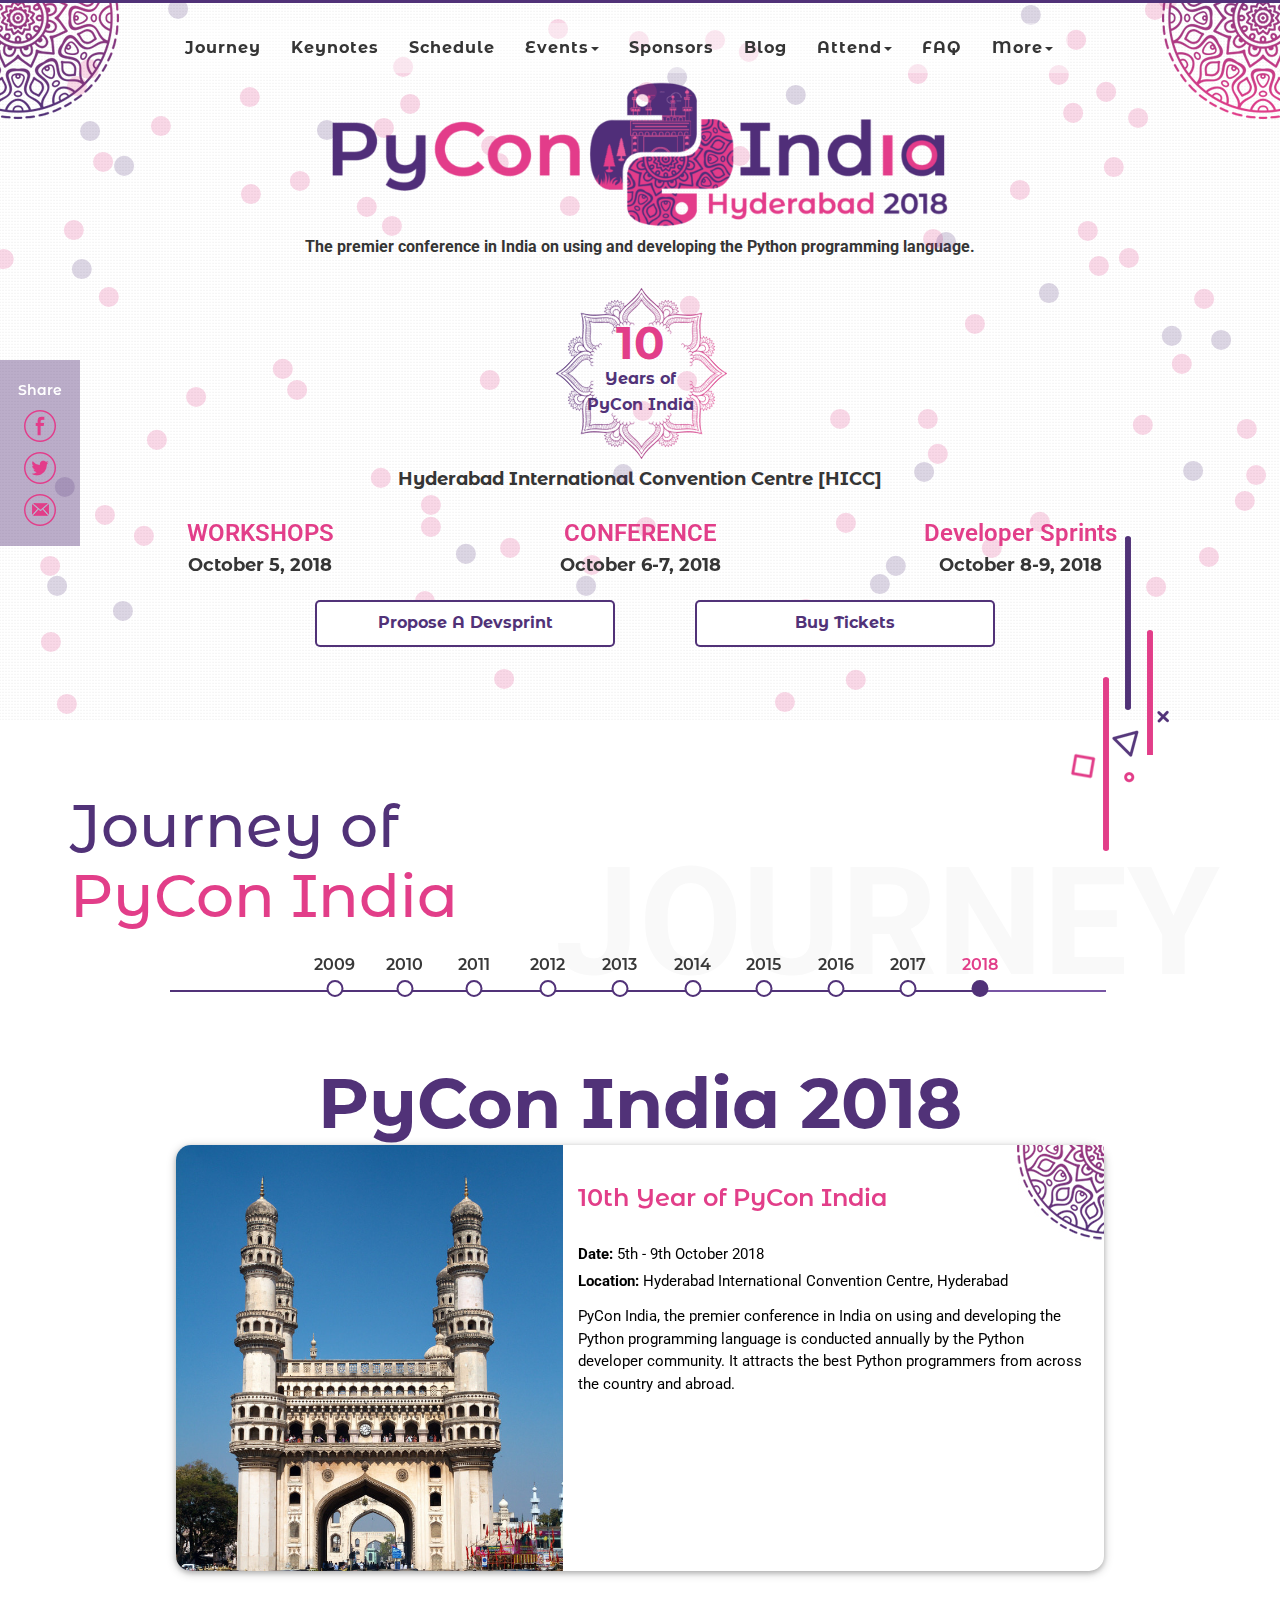
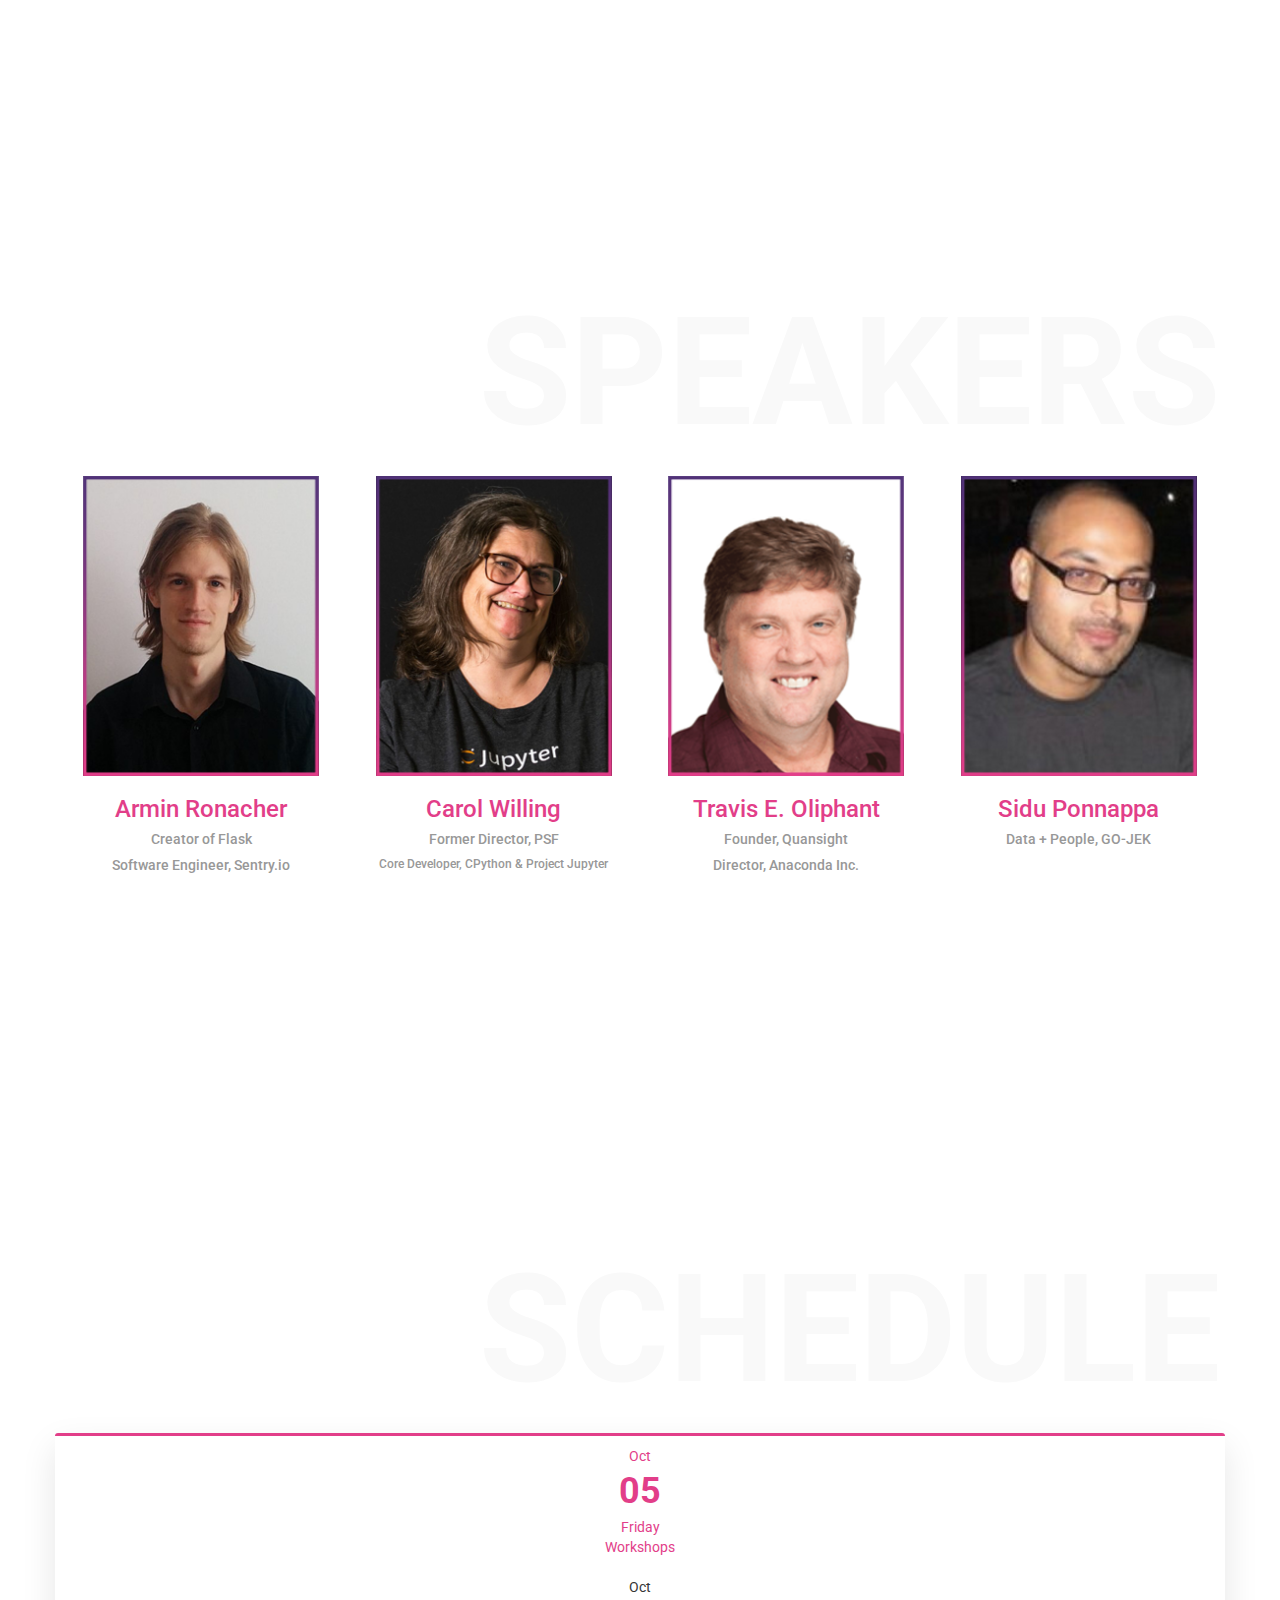
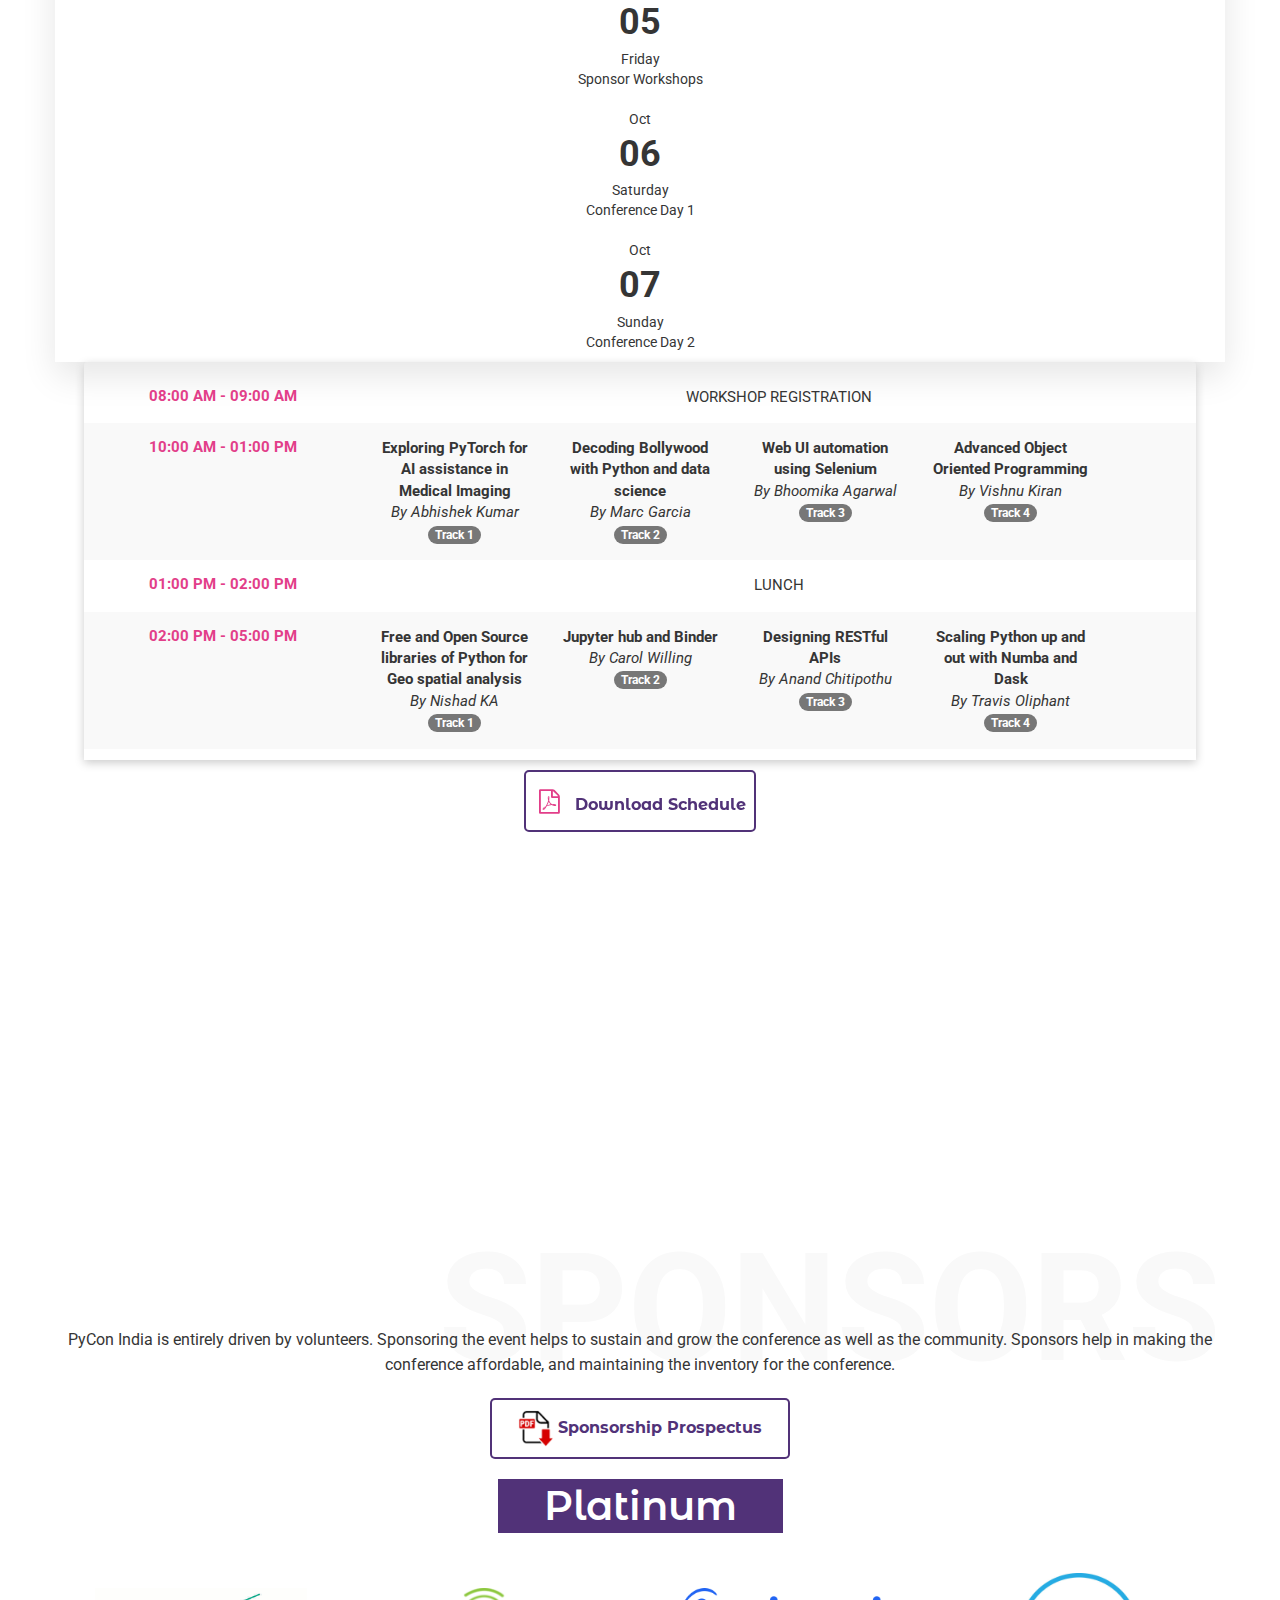
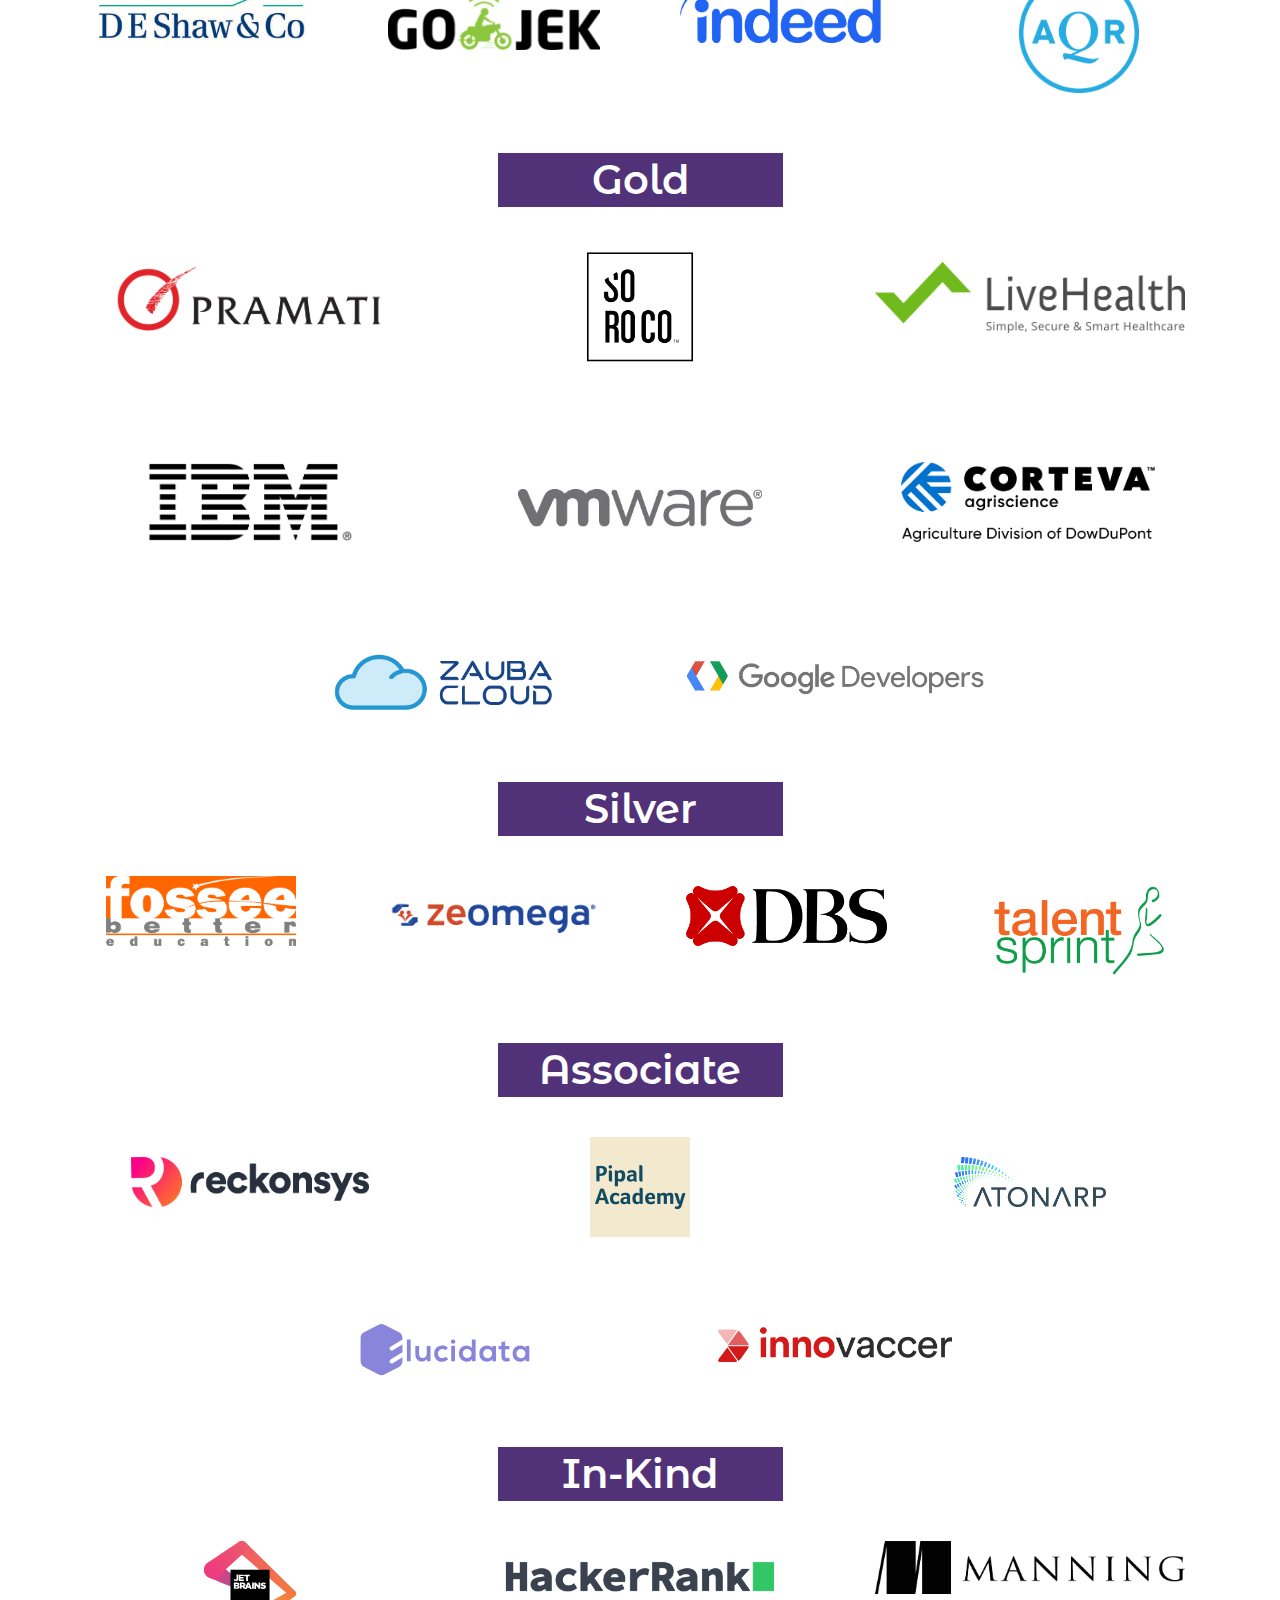
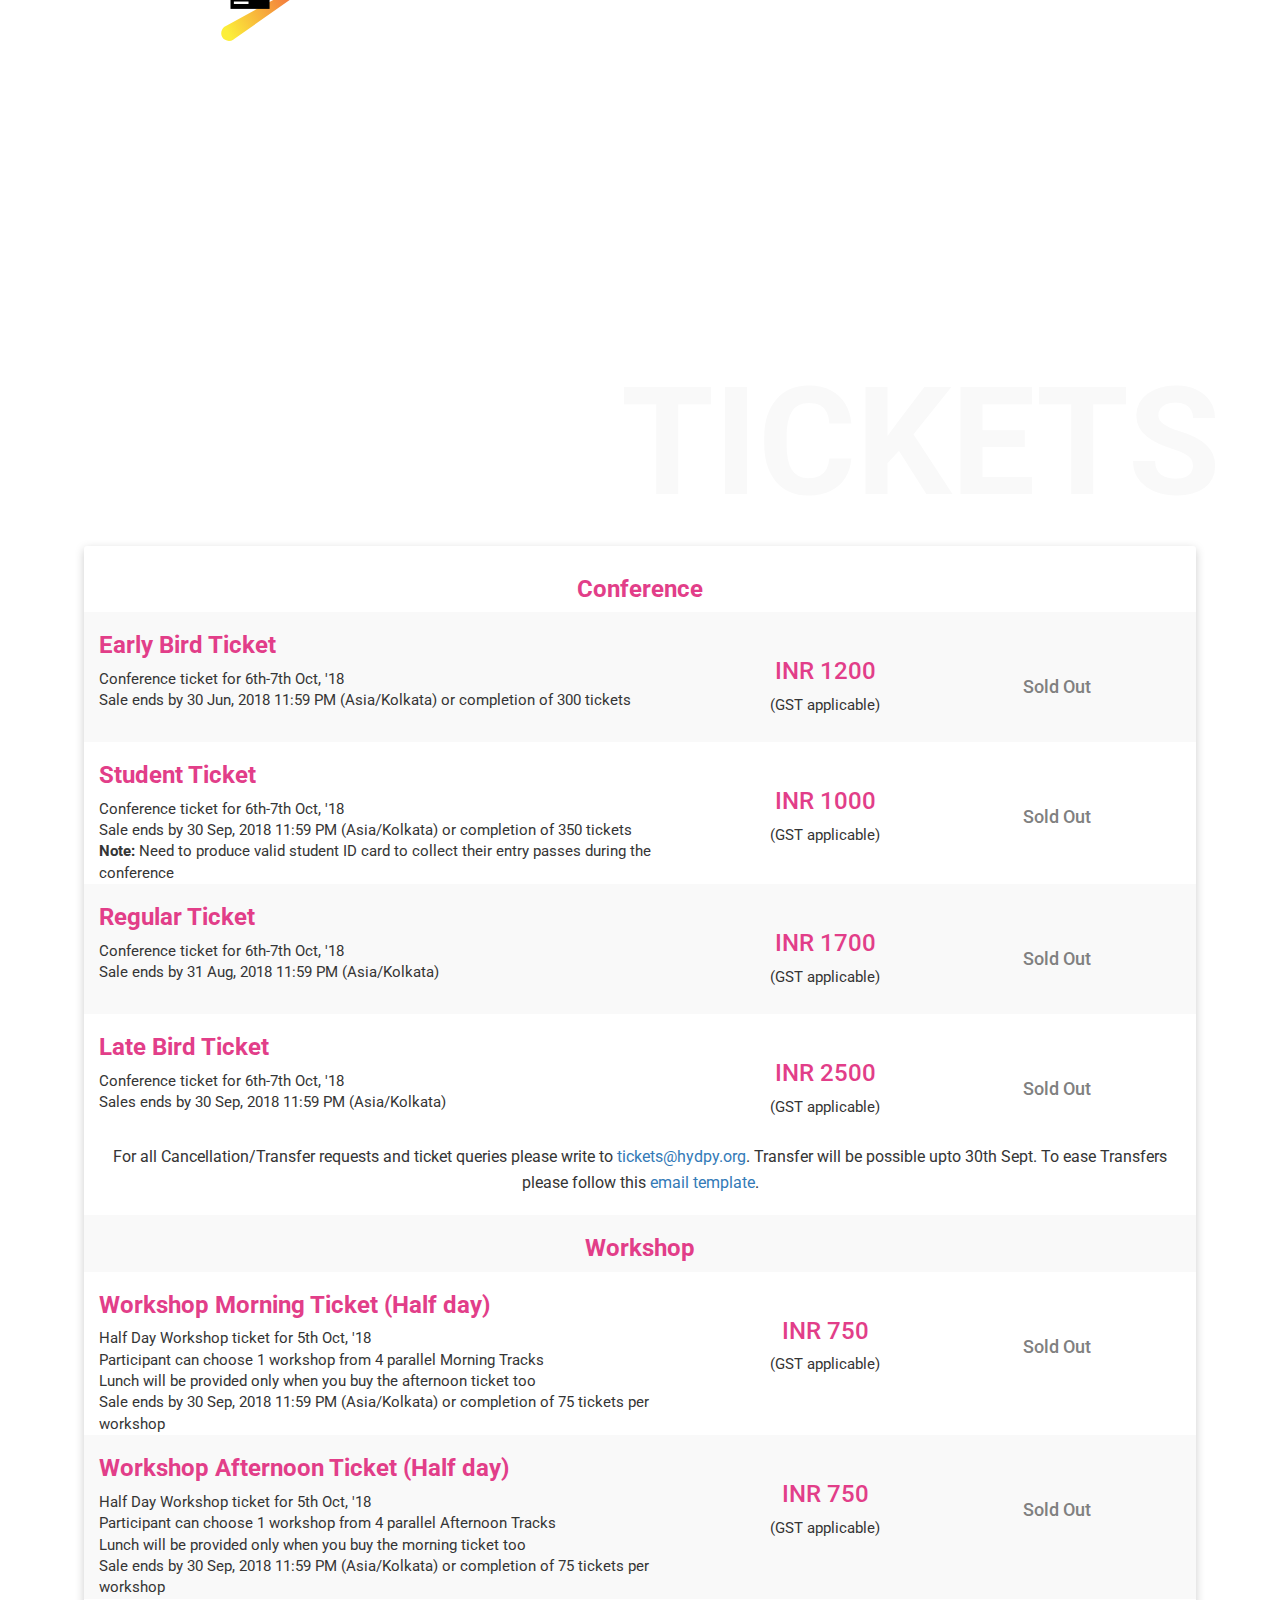
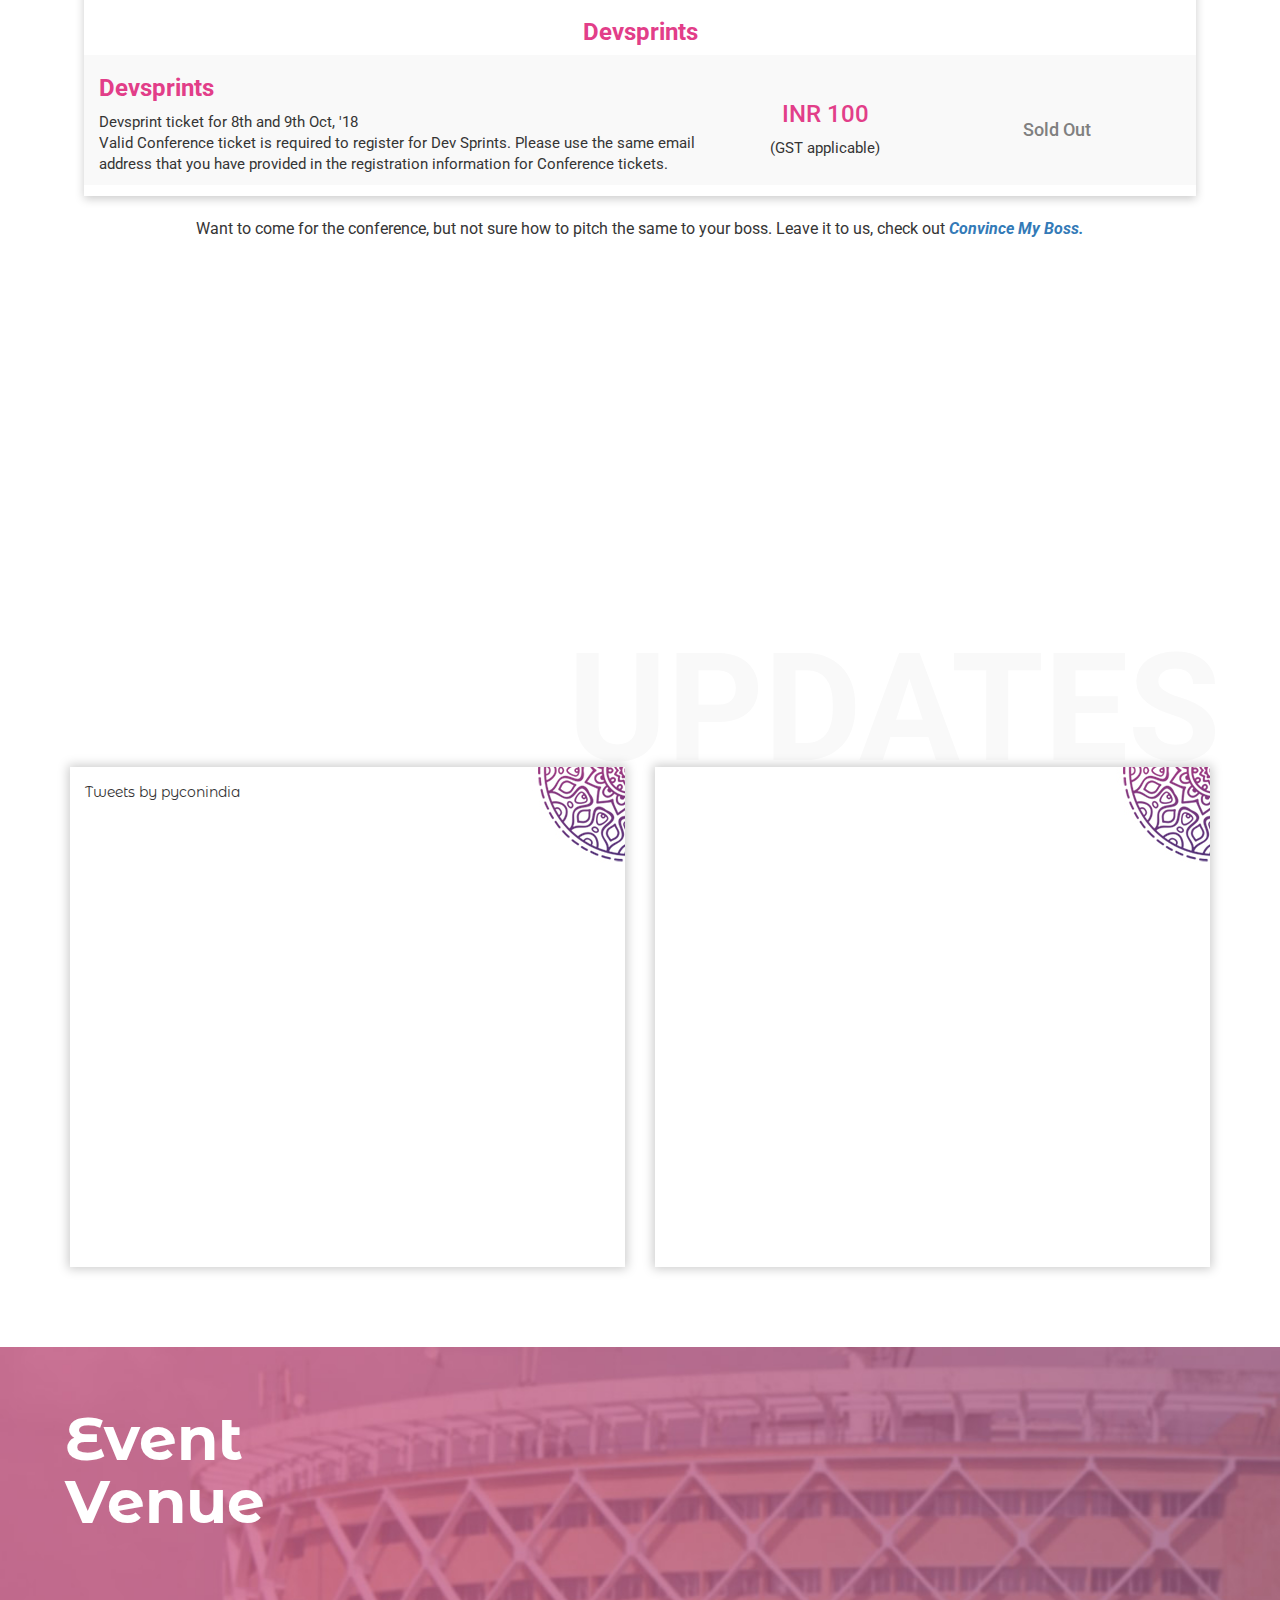
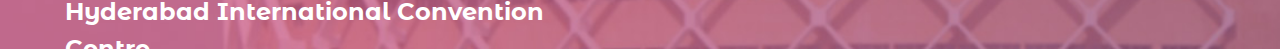
<file: index.html>
<!DOCTYPE html>
<html lang="en">

<head>
  <meta charset="utf-8">
  <meta name="viewport" content="width=device-width, initial-scale=1.0">
  <meta name="description" content="PyCon India, the premier conference in India on using and developing the Python programming language is conducted annually by the Python developer community and it attracts the best Python programmers from across the country and abroad.">
  <meta name="author" content="">
    <!-- Favicon -->
  <link rel="apple-touch-icon" sizes="57x57" href="icons/apple-icon-57x57.png">
  <link rel="apple-touch-icon" sizes="60x60" href="icons/apple-icon-60x60.png">
  <link rel="apple-touch-icon" sizes="72x72" href="icons/apple-icon-72x72.png">
  <link rel="apple-touch-icon" sizes="76x76" href="icons/apple-icon-76x76.png">
  <link rel="apple-touch-icon" sizes="114x114" href="icons/apple-icon-114x114.png">
  <link rel="apple-touch-icon" sizes="120x120" href="icons/apple-icon-120x120.png">
  <link rel="apple-touch-icon" sizes="144x144" href="icons/apple-icon-144x144.png">
  <link rel="apple-touch-icon" sizes="152x152" href="icons/apple-icon-152x152.png">
  <link rel="apple-touch-icon" sizes="180x180" href="icons/apple-icon-180x180.png">
  <link rel="icon" type="image/png" sizes="192x192"  href="icons/android-icon-192x192.png">
  <link rel="icon" type="image/png" sizes="32x32" href="icons/favicon-32x32.png">
  <link rel="icon" type="image/png" sizes="96x96" href="icons/favicon-96x96.png">
  <link rel="icon" type="image/png" sizes="16x16" href="icons/favicon-16x16.png">
  <link rel="icon" type="image/svg" sizes="16x16" href="icons/window-close-solid.svg">
  <link rel="manifest" href="icons/manifest.json">
  <meta name="msapplication-TileColor" content="#513278">
  <meta name="msapplication-TileImage" content="icons/ms-icon-144x144.png">
  <meta name="theme-color" content="#513278">
  <!-- Structured Data markup starts -->
  <script type="application/ld+json">{"@context":"http://schema.org","@type":"Organization","name":"PyCon India","url":"https://in.pycon.org/2018/","logo":"https://in.pycon.org/2018/img/banner-logo.png","sameAs":["https://twitter.com/pyconindia","https://www.facebook.com/PyConIndia/","https://www.linkedin.com/company/pycon-india/","https://www.linkedin.com/groups/3203762"],"areaServed":{"@type":"Country","name":"India"},"contactPoint":{"@type":"ContactPoint","email":"contact@in.pycon.org","contactType":"Customer Support","url":"https://in.pycon.org/2018/"}}</script>
  <script type="application/ld+json">{"@context":"http://schema.org","@type":"WebSite","about":"PyCon India is the primary Python conference in India. This year's conference is happening on October 05-09, 2018. Overall Overview - PyCon India is the primary Python conference in India. A purely volunteer effort, it is being hosted once an year in India, and will attract some of the best Python developers in India and abroad.","inLanguage":"English","publisher":"PyCon India","potentialAction":{"@type":"SearchAction","target":"https://in.pycon.org/2018/#s={search_term_string}","query-input":"required name=search_term_string"},"keywords":["python","community","conference","pycon","pyconindia","pyconindia2018","foss","pycon hyderabad","python conference","india","tickets","events","2018","proposals","schedule","github","team","twitter","registration","cfp","discount","coupon","corporate discount","hyderabad","python event hyderabad","pycon india facebook","pycon india twitter","pycon india shcedule","pycon india sponsors","pycon india tickets","pycon india cfp","pycon india cfp 2018","pycon india mailing list","pycon india 2018 tickets","pycon india github","pycon india 2018 hyderabad","python community conference","student conference","foss events india"],"copyrightHolder":{"@type":"Organization","url":"https://in.pycon.org/2018/","name":"PyCon India 2018"},"name":"PyCon India 2018 ","alternateName":"PyCon India","url":"https://in.pycon.org/2018/"}</script>
  <div itemscope itemtype="http://schema.org/SiteNavigationElement">
    <span>
      <a itemprop="url" href="https://in.pycon.org/2018/">
        <span itemprop="name" content="HOME"></span>
      </a>
    </span>
    <span>
      <a itemprop="url" href="https://in.pycon.org/blog/">
        <span itemprop="name" content="Blog"></span>
      </a>
    </span>
    <span>
      <a itemprop="url" href="https://in.pycon.org/2018/#venue">
        <span itemprop="name" content="Venue"></span>
      </a>
    </span>
    <span>
      <a itemprop="url" href="https://in.pycon.org/2018/faq.html">
        <span itemprop="name" content="FAQ"></span>
      </a>
    </span>
    <span>
      <a itemprop="url" href="https://in.pycon.org/2018/volunteer.html">
        <span itemprop="name" content="Volunteer"></span>
      </a>
    </span>
    <span>
      <a itemprop="url" href="https://in.pycon.org/2018/travel.html">
        <span itemprop="name" content="Travel"></span>
      </a>
    </span>
    <span>
      <a itemprop="url" href="https://in.pycon.org/2018/coc.html">
        <span itemprop="name" content="Code of Conduct"></span>
      </a>
    </span>
  </div>
  <!-- Structured Data markup ends-->

 <title>PyCon India 2018 in Hyderabad | October 5th to 9th</title>

  <!-- canonical URL -->
  <link rel="canonical" href="https://in.pycon.org/2018/">

  <!-- Bootstrap Core CSS -->
  <link href="custom/css/bootstrap.min.css" rel="stylesheet" type="text/css">
  <!-- Font Awesome Icons -->
  <link rel="stylesheet" href="https://cdnjs.cloudflare.com/ajax/libs/font-awesome/4.7.0/css/font-awesome.css" >
  <!-- Global site tag (gtag.js) - Google Analytics -->
  <script async src="https://www.googletagmanager.com/gtag/js?id=UA-111617773-1"></script>
  <script>
    window.dataLayer = window.dataLayer || [];
    function gtag(){dataLayer.push(arguments);}
    gtag('js', new Date());

    gtag('config', 'UA-111617773-1');
</script>



  <!-- Fonts -->
  <link href="custom/css/animate.css" rel="stylesheet" />
  <link href="custom/css/style.css" rel="stylesheet">
  <link href="custom/css/scroll.css" rel="stylesheet">
  <link href="custom/css/buttons.css" rel="stylesheet">


  <link href="https://fonts.googleapis.com/css?family=Montserrat+Alternates:300,400,500,600" rel="stylesheet">
  <link href="https://fonts.googleapis.com/css?family=Roboto:300,400,500,700" rel="stylesheet">

</head>

<body id="page-top" data-spy="scroll" data-target=".navbar-custom">
  <!-- Preloader -->
  <!-- <div id="preloader">
    <div id="load"></div>
  </div> -->

  <nav class="navbar navbar-custom navbar-fixed-top">
    <div class="container">
      <a class="navbar-brand index-logo" rel="home" href="https://in.pycon.org/2018/" title="PyCon India 2018">
        <img src="./img/banner-logo.png" class="nav-logo" alt="banner-logo">
      </a>
      <div class="navbar-header">
      <button type="button" class="navbar-toggle collapsed" data-toggle="collapse" data-target="#bs-example-navbar-collapse-1" aria-expanded="false">
      <span class="sr-only">Toggle navigation</span>
      <span class="icon-bar"></span>
      <span class="icon-bar"></span>
      <span class="icon-bar"></span>
      </button>
      </div>

      <div class="collapse navbar-collapse" id="bs-example-navbar-collapse-1">
        <ul class="nav navbar-nav">
          <li><a href="#journey">Journey</a></li>
          <li><a href="#speakers">Keynotes</a></li>
          <li><a href="#schedule">Schedule</a></li>
          <li class="dropdown">
            <a class="dropdown-toggle" data-toggle="dropdown" href="#">Events<span class="caret"></span>
            <ul class="dropdown-menu">
              <li><a href="https://in.pycon.org/cfp/devsprint-2018/proposals/">Devsprints</a></li>
              <li><a href="open-spaces.html">Open Spaces</a></li>
            </ul>
          </li>
          <li><a href="#sponsors">Sponsors</a></li>
          <li><a href="https://in.pycon.org/blog/">Blog</a></li>
          <li class="dropdown">
            <a class="dropdown-toggle" data-toggle="dropdown" href="#">Attend<span class="caret"></span>
            <ul class="dropdown-menu">
              <li><a href="#tickets">Tickets</a></li>
              <li><a href="#venue">Venue</a></li>
              <li><a href="travel.html">Traveling to Hyderabad</a></li>
              <li><a href="hotels.html">Hotels</a></li>
              <li><a href="https://goo.gl/forms/iqZ8I3xfzcXXLxQq2">Childcare</a></li>
            </ul>
          </li>
          <li><a href="faq.html">FAQ</a></li>
          <li class="dropdown">
            <a class="dropdown-toggle" data-toggle="dropdown" href="#">More<span class="caret"></span>
            <ul class="dropdown-menu">
              <li><a href="volunteer.html">Volunteer</a></li>
              <li><a href="https://goo.gl/forms/R4g5sxjZIXezvp7z1">Community Spaces</a></li>
              <li><a href="coc.html">COC</a></li>
              <li><a href="#contact">Contact</a></li>
            </ul>
          </li>
        </ul>
      </div>
    </div>
  </nav>


  <!-- Section: intro -->
  <section id="home" class="pycon2018-intro">
      <img id="rotating" class="rotatecircle1 hidden-sm hidden-xs" src="img/circle1.png">
      <img id="rotating" class="rotatecircle2 hidden-sm hidden-xs" src="img/circle2.png">

      <canvas id="canvas1" class="hidden-sm hidden-xs"></canvas>
      <div class="pycon2018">

        <!-- share bar ribbon -->
        <div class="share-bar-ribbon share-bar-ribbon--dark">
         <ul class="list-vertical">
            <li class="list-vertical__label">Share</li>

            <li><a href="https://www.facebook.com/sharer/sharer.php?u=https%3A%2F%2Fin.pycon.org%2F2018%2F" target="_blank"><img src="img/fb.png" alt="image" class="list-vertical__icon"></a></li>

            <li><a href="https://twitter.com/intent/tweet?url=https://in.pycon.org/2018/&text=Mark%20your%20calendars%20and%20buy%20your%20tickets%20for%20the%2010th%20edition%20of%20India%27s%20biggest%20Python%20conference,%20PyCon%20India%202018.%20A%205-day%20mega%20event%20filled%20with%20awesome%20keynotes,%20talks,%20seminars,%20sprints,%20and%20workshops.%20Get%20your%20tickets%20now%20!" target="_blank"><img src="img/twitt.png" alt="image" class="list-vertical__icon"></a></li>

            <li><a href="mailto:abc@yourmail.com?subject=PyCon%20India%202018%20-%20Hyderabad&body=Mark%20your%20calendars%20and%20buy%20your%20tickets%20for%20the%2010th%20edition%20of%20India%27s%20biggest%20Python%20conference,%20PyCon%20India%202018.%20A%205-day%20mega%20event%20filled%20with%20awesome%20keynotes,%20talks,%20seminars,%20sprints,%20and%20workshops.%20Get%20your%20tickets%20now%20!%20Follow%20us%20at%20%40pyconindia%20on%20Twitter.%20%20%0A%0AEmail%20us%20your%20queries%20to%20inpycon%40python.org%20|%20Website:%20https://in.pycon.org/2018/" target="_blank"><img src="img/mail.png" alt="image" class="list-vertical__icon"></a></li>

          <ul>
        </div>

        <img src="img/banner-logo.png" class="logo animated bounceInDown img-responsive center-block" alt="banner-logo">
        <p>The premier conference in India on using and developing the Python programming language.</p>
        <div class="tenyears">
          <!--  <img src="img/10.png" alt="banner-logo" style="width:200px;" class=""> -->
        <p><span>10</span><br/>Years of <br/> PyCon India </p>
        </div>

        <h4>Hyderabad International Convention Centre [HICC]</h4>
        <div class="container">
          <div class="col-md-4 text-center">
            <h3>WORKSHOPS</h3>
            <h4>October 5, 2018</h4>

          </div>
          <div class="col-md-4 text-center">
            <h3>CONFERENCE</h3>
            <h4>October 6-7, 2018</h4>

          </div>
          <div class="col-md-4 text-center">
            <h3>Developer Sprints</h3>
            <h4>October 8-9, 2018</h4>
             <!-- <a class="button button--quidel button--round-s center-block">Buy Tickets</a> -->
          </div>
          <div class="container">
            <div class="col-sm-offset-2 col-sm-4 button-margin"><a href="https://in.pycon.org/cfp/devsprint-2018/proposals/" target="_blank" class="button button--quidel button--round-s center-block">Propose A Devsprint<br/></a></div>
            <div class="col-sm-4 button-margin"><a href="#tickets" class="button button--quidel button--round-s center-block">Buy Tickets <br/></a></div>
          </div>
        </div>
    </div>

 <!--   <div class="page-scroll">
        <a href="#speakers" class="btn btn-circle">
      <i class="fa fa-angle-double-down animated"></i>
    </a>
    </div> -->
  </section>
  <!-- /Section: intro -->

  <!-- Section: about -->
  <section id="journey" class="home-section splitsection" style="margin-top:0">
    <div class="heading-about">
        <img src="img/bg.png" class="pycon2018_bg" >
       <div class="container">
          <div class="row">
            <div class="">
                <div class="col-md-12">
                  <div class="pycon2018-section-heading">
                    <h2 class="animated wow bounceInLeft" data-wow-delay="0.2s" data-wow-duration="2s">Journey of<br><span> PyCon India</span></h2>
                    <h1 class="pycon-journey">JOURNEY</h1>
                      <div class="myjtline text-center" >
                      </div>
                  </div>
                </div>
             </div>
          </div>
      </div>
    </div>
  </section>
  <!-- /Section: about -->


   <!-- Section: speakers -->
  <section id="speakers" class="home-section">
    <div class="heading-about">
        <img src="img/bg.png" class="pycon2018_bg1 animated wow bounceInDown" data-wow-delay="1s" data-wow-duration="2s">
        <div class="container">
          <div class="row">
            <div class="">
                <div class="col-md-12">
                    <div class="pycon2018-section-heading">
                      <h2 class="animated wow bounceInLeft" data-wow-delay="0.2s" data-wow-duration="2s">Keynote<br><span> Speakers</span></h2>
                      <h1 class="pycon-speaker">SPEAKERS</h1>
                        <div class="row pycon2018_spe">
                          <div class="col-md-3 text-center">
                            <div class="bordered-image">
                              <img src="img/armin-ronacher.png" alt="image">
                              <div class="border-data">
                                <div class="vcenter-wrapper">
                                  <div class="centered">
                                    <h3>Armin Ronacher</h3>
                                    <div class="row text-center social-links">
                                      <div class="col-xs-3 col-xs-offset-3">
                                        <a href="https://twitter.com/mitsuhiko" title="@mitsuhiko"><i class="fa fa-twitter"></i></a>
                                      </div>
                                      <div class="col-xs-3">
                                        <a href="http://lucumr.pocoo.org" title="Visit My Website"><i class="fa fa-globe"></i></a>
                                      </div>
                                    </div>
                                    <hr />
                                    <div class="description">
                                        Armin Ronacher is the creator of the Flask Web Framework and principal software engineer at sentry.io. He is leading an engineering team in Vienna Austria working on Sentry and a frequent speaker at tech and open source conferences.
                                    </div>
                                  </div>
                                </div>
                              </div>
                            </div>
                            <h3 class="text-center">Armin Ronacher</h3>
                            <h5 class="text-center">Creator of Flask</h5>
                            <h5 class="text-center">Software Engineer, Sentry.io</h5>
                          </div>
                          <div class="col-md-3 text-center">
                            <div class="bordered-image">
                              <img src="img/carol-willing.png" alt="image">
                                <div class="border-data">
                                  <div class="vcenter-wrapper">
                                    <div class="centered">
                                      <h3>Carol Willing</h3>
                                      <div class="row text-center social-links">
                                        <div class="col-xs-3 col-xs-offset-3">
                                          <a href="https://twitter.com/WillingCarol" title="@WillingCarol"><i class="fa fa-twitter"></i></a>
                                        </div>
                                        <div class="col-xs-3">
                                          <a href="http://willingconsulting.com" title="Visit My Website"><i class="fa fa-globe"></i></a>
                                        </div>
                                      </div>
                                    <hr />
                                    <div class="description">
                                        Carol Willing is a Python Software Foundation Fellow and former Director, a core developer of CPython and Project Jupyter, and a Research Software Engineer at Cal Poly San Luis Obispo. She's also Geek-In-Residence at Fab Lab San Diego and co-organizes Pyladies San Diego and San Diego Python.
                                    </div>
                                  </div>
                                </div>
                              </div>
                            </div>
                            <h3 class="text-center">Carol Willing</h3>
                            <h5 class="text-center">Former  Director, PSF</h5>
                            <h6 class="text-center">Core Developer, CPython &amp; Project Jupyter</h6>
                          </div>
                          <div class="col-md-3 text-center">
                            <div class="bordered-image">
                              <img src="img/travis-oliphant.png" alt="image">
                              <div class="border-data">
                                <div class="vcenter-wrapper">
                                  <div class="centered">
                                    <h3>Travis E. Oliphant</h3>
                                    <div class="row text-center social-links">
                                      <div class="col-xs-3 col-xs-offset-3">
                                        <a href="https://twitter.com/teoliphant" title="@teoliphant"><i class="fa fa-twitter"></i></a>
                                      </div>
                                      <div class="col-xs-3">
                                        <a href="http://technicaldiscovery.blogspot.com/" title="Visit My Blog"><i class="fa fa-globe"></i></a>
                                      </div>
                                    </div>
                                    <hr />
                                    <div class="description">
                                        Travis E. Oliphant is a Founder of Quansight and Director/Co-Founder at Anaconda Inc. He has worked with Python for numerical and scientific programming, notably as the primary developer of the NumPy and as a founding contributor of the SciPy.
                                    </div>
                                  </div>
                                </div>
                              </div>
                            </div>
                            <h3 class="text-center">Travis E. Oliphant</h3>
                            <h5 class="text-center">Founder, Quansight</h5>
                            <h5 class="text-center">Director, Anaconda Inc.</h5>
                          </div>
                          <div class="col-md-3 text-center">
                            <div class="bordered-image">
                              <img src="img/sidu-ponnappa.png" alt="image">
                              <div class="border-data">
                                <div class="vcenter-wrapper">
                                  <div class="centered">
                                    <h3>Sidu Ponnappa</h3>
                                    <div class="row text-center social-links">
                                      <div class="col-xs-3 col-xs-offset-3">
                                        <a href="https://twitter.com/ponnappa" title="@ponnappa"><i class="fa fa-twitter"></i></a>
                                      </div>
                                      <div class="col-xs-3">
                                        <a href="http://sidu.in/" title="Visit My Website"><i class="fa fa-globe"></i></a>
                                      </div>
                                    </div>
                                    <hr />
                                    <div class="description">
                                        Sidu is 4x a Founder/CEO, 3x a failure, 1x profitable and 1x exit. His last venture, C42 Engineering was acquired by GO-JEK in 2015. Now, he handles Data Engineering, Tech People Operations and Tech Recruiting at GO-JEK. He is also a trustee of the Emerging Technology Trust, which organizes RubyConf India, GopherCon India and DevopsDays India.
                                    </div>
                                  </div>
                                </div>
                              </div>
                            </div>
                            <h3 class="text-center">Sidu Ponnappa</h3>
                            <h5 class="text-center">Data + People, GO-JEK</h5>
                          </div>
                        </div>
                  </div>
                </div>
              </div>
          </div>
        </div>
    </div>
  </section>
  <!-- /Section: speakers -->


  <!-- Section: conference -->

  <section id="schedule" class="home-section">

    <div class="heading-about">
        <img src="img/bg.png" class="pycon2018_bg2 animated wow bounceInDown" data-wow-delay="1s" data-wow-duration="2s">
      <div class="container">
        <div class="row">
        <div class="">
          <div class="col-md-12">
              <div class="pycon2018-section-heading">
                 <h2 class="animated wow bounceInLeft" data-wow-delay="0.2s" data-wow-duration="2s">Conference<br><span> Schedule</span></h2>
                <h1 class="pycon-speaker">SCHEDULE</h1>
                  <div class="row pycon2018_spe">
                    <div class="panel with-nav-tabs panel-default">
                        <div class="panel-heading pycon2018_panel1">
                            <ul class="nav nav-tabs text-center  nav-justified">
                              <li class="active"><a href="#" data-toggle="tab" data-page="tab1">Oct<br><b>05</b><br>Friday<br>Workshops</a></li>
                              <li><a href="#" data-toggle="tab" data-page="tab2">Oct<br><b>05</b><br>Friday<br>Sponsor Workshops</a></li>
                              <li><a href="#" data-toggle="tab" data-page="tab3">Oct<br><b>06</b><br>Saturday<br>Conference Day 1</a></li>
                              <li><a href="#" data-toggle="tab" data-page="tab4">Oct<br><b>07</b><br>Sunday<br>Conference Day 2</a></li>
                              <!-- <li><a href="#" data-toggle="tab" data-page="tab5">Aug<br><b>26</b><br>Sunday</a></li> -->
                            </ul>
                        </div>
                        <div id="pages">
                          <div id="schedule-content"></div>
                        </div>
                        <div id="download" class="d-block text-center">
                          <a href="main-agenda.pdf" class="button btn-download">
                            <i class="fa fa-file-pdf-o icon"></i>Download Schedule</a>
                          <!-- <a href="" class="button btn-download" download="">
                            <i class="fa fa-file-pdf-o icon"></i>Download Floor Map</a> -->
                        </div>
                  </div>
                </div>
              </div>
            </div>
          </div>
        </div>
      </div>
    </div>
  </section>
  <!-- /Section: conference -->

  <!-- Section: sponsors -->

  <section id="sponsors" class="home-section">
    <div class="heading-about pycon-spn">
        <img src="img/bg.png" class="pycon2018_bg1 animated wow bounceInDown" data-wow-delay="1s" data-wow-duration="2s">
      <div class="container">
          <div class="row">
            <div class="">
                <div class="col-md-12">
                    <div class="pycon2018-section-heading">
                       <h2 class="animated wow bounceInLeft" data-wow-delay="0.2s" data-wow-duration="2s">Event<br><span> Sponsors</span></h2>
                      <h1 class="pycon-speaker">SPONSORS</h1>
                      <div class="row pycon2018_sponser text-center">
                        <p>PyCon India is entirely driven by volunteers. Sponsoring the event helps to sustain and grow the conference as well as the community. Sponsors help in making the conference affordable, and maintaining the inventory for the conference.</p>
                      </div>

                      <!-- <a href="sponsorship.html" class="button button--quidel button--round-s center-block"></a> -->
                      <a href="sponsorship_prospectus.pdf" class="button button--quidel button--round-s center-block"> <img src="img/pdfdownload.png" style="width:35px !important;"/> Sponsorship Prospectus </a>
                      <div id="sponsors-content"></div>
                    </div>
                </div>
              </div>
          </div>
      </div>
    </div>
  </section>
  <!-- /Section: sponsers -->

  <!-- Section: tickets -->

  <section id="tickets" class="home-section">
    <div class="heading-about">
      <img src="img/bg.png" class="pycon2018_bg1 animated wow bounceInDown" data-wow-delay="1s" data-wow-duration="2s">
      <div class="container">
        <div class="row">
          <div class="col-md-12">
            <div class="pycon2018-section-heading">
              <h2 class="animated wow bounceInLeft" data-wow-delay="0.2s" data-wow-duration="2s">Tickets<br><span> Pricetable</span></h2>
              <h1 class="pycon-speaker">TICKETS</h1>
              <div class="row pycon2018_spe">
                <div id="pages">
                  <div class="panel-heading pycon2018_panel page table-responsive" data-page="tab1">
                    <div class="row">
                      <div class="col-md-12 text-center">
                        <h3 class="text-center time">Conference</h3>
                      </div>
                    </div>
                    <div class="row">
                      <div class="col-md-7 col-xs-12">
                        <h3 class="time">Early Bird Ticket</h3>
                            Conference ticket for 6th-7th Oct, '18<br/>
                            Sale ends by 30 Jun, 2018 11:59 PM (Asia/Kolkata) or completion of 300 tickets
                      </div>
                      <div class="col-md-2 col-xs-12 text-center ticket-column">
                        <span class="center-align">
                          <h3>INR 1200</h3>
                            (GST applicable)
                        </span>
                      </div>
                      <div class="col-md-3 col-xs-12 text-center ticket-column">
                        <h4 class="sold-out-text center-align">Sold Out</h4>
                      </div>
                    </div>
                    <div class="row">
                      <div class="col-md-7 col-xs-12">
                        <h3 class="time">Student Ticket</h3>
                            Conference ticket for 6th-7th Oct, '18<br/>
                            Sale ends by 30 Sep, 2018 11:59 PM (Asia/Kolkata) or completion of 350 tickets<br/>
                            <b>Note:</b> Need to produce valid student ID card to collect their entry passes during the conference
                      </div>
                      <div class="col-md-2 col-xs-12 text-center ticket-column">
                        <span class="center-align">
                            <h3>INR 1000</h3>
                              (GST applicable)
                        </span>
                      </div>
                      <div class="col-md-3 col-xs-12 text-center ticket-column">
                        <h4 class="sold-out-text center-align">Sold Out</h4>
                      </div>
                    </div>
                    <div class="row">
                      <div class="col-md-7 col-xs-12">
                        <h3 class="time">Regular Ticket</h3>
                            Conference ticket for 6th-7th Oct, '18<br/>
                            Sale ends by 31 Aug, 2018 11:59 PM (Asia/Kolkata)
                      </div>
                      <div class="col-md-2 col-xs-12 text-center ticket-column">
                        <span class="center-align">
                          <h3>INR 1700</h3>
                            (GST applicable)
                        </span>
                      </div>
                      <div class="col-md-3 col-xs-12 text-center ticket-column">
                        <h4 class="sold-out-text center-align">Sold Out</h4>
                      </div>
                    </div>
                    <div class="row">
                      <div class="col-md-7 col-xs-12">
                        <h3 class="time">Late Bird Ticket</h3>
                            Conference ticket for 6th-7th Oct, '18<br/>
                            Sales ends by 30 Sep, 2018 11:59 PM (Asia/Kolkata)<br/>
                      </div>
                      <div class="col-md-2 col-xs-12 text-center ticket-column">
                        <span class="center-align">
                          <h3>INR 2500</h3>
                            (GST applicable)
                        </span>
                      </div>
                      <div class="col-md-3 col-xs-12 text-center ticket-column">
                        <h4 class="sold-out-text center-align">Sold Out</h4>
                      </div>
                    </div>

                    <p class="text-center pycon-volunteer">For all Cancellation/Transfer requests and ticket queries please write to <a href="mailto:tickets@hydpy.org">tickets@hydpy.org</a>. Transfer will be possible upto 30th Sept. To ease Transfers please follow this <a href="ticket-transfer.txt" download="ticket-transfer.txt">email template</a>.</p>

                    <div class="row">
                      <div class="col-md-12 text-center">
                        <h3 class="text-center time">Workshop</h3>
                      </div>
                    </div>
                    <div class="row">
                      <div class="col-md-7 col-xs-12">
                        <h3 class="time">Workshop Morning Ticket (Half day)</h3>
                            Half Day Workshop ticket for 5th Oct, '18<br/>
                            Participant can choose 1 workshop from 4 parallel Morning Tracks<br/>
                            Lunch will be provided only when you buy the afternoon ticket too<br/>
                            Sale ends by 30 Sep, 2018 11:59 PM (Asia/Kolkata) or completion of 75 tickets per workshop
                      </div>
                      <div class="col-md-2 col-xs-12 text-center ticket-column">
                        <span class="center-align">
                          <h3>INR 750</h3>
                            (GST applicable)
                        </span>
                      </div>
                      <div class="col-md-3 col-xs-12 text-center ticket-column">
                        <h4 class="sold-out-text center-align">Sold Out</h4>
                      </div>
                    </div>
                    <div class="row">
                      <div class="col-md-7 col-xs-12">
                        <h3 class="time">Workshop Afternoon Ticket (Half day)</h3>
                            Half Day Workshop ticket for 5th Oct, '18<br/>
                            Participant can choose 1 workshop from 4 parallel Afternoon Tracks<br/>
                            Lunch will be provided only when you buy the morning ticket too<br/>
                            Sale ends by 30 Sep, 2018 11:59 PM (Asia/Kolkata) or completion of 75 tickets per workshop
                      </div>
                      <div class="col-md-2 col-xs-12 text-center ticket-column">
                        <span class="center-align">
                          <h3>INR 750</h3>
                            (GST applicable)
                        </span>
                      </div>
                      <div class="col-md-3 col-xs-12 text-center ticket-column">
                        <h4 class="sold-out-text center-align">Sold Out</h4>
                      </div>
                    </div>

                    <div class="row">
                      <div class="col-md-12 text-center">
                        <h3 class="text-center time">Devsprints</h3>
                      </div>
                    </div>
                    <div class="row">
                      <div class="col-md-7 col-xs-12">
                        <h3 class="time">Devsprints</h3>
                            Devsprint ticket for 8th and 9th Oct, '18<br/>
                            Valid Conference ticket is required to register for Dev Sprints. Please use the same email address that you have provided in the registration information for Conference tickets.<br/>
                      </div>
                      <div class="col-md-2 col-xs-12 text-center ticket-column">
                        <span class="center-align">
                          <h3>INR 100</h3>
                            (GST applicable)
                        </span>
                      </div>
                      <div class="col-md-3 col-xs-12 text-center ticket-column">
                        <h4 class="sold-out-text center-align">Sold Out</h4>
                      </div>
                    </div>
                  </div>
                </div>

                <br/>
                <p class="text-center pycon-volunteer">Want to come for the conference, but not sure how to pitch the same to your boss. Leave it to us, check out <a href=convince-my-boss.html><strong><i>Convince My Boss.</i></strong></a></p>
              </div>
            </div>
          </div>
        </div>
      </div>
    </div>
  </section>
  <!-- /Section: tickets -->

  <!-- Section: updates -->

  <section id="blogs" class="home-section">
    <div class="heading-about">
        <img src="img/bg.png" class="pycon2018_bg2 animated wow bounceInDown" data-wow-delay="1s" data-wow-duration="2s">
      <div class="container">
        <div class="row">
        <div class="">
          <div class="col-md-12">
              <div class="pycon2018-section-heading">
                 <h2 class="animated wow bounceInLeft" data-wow-delay="0.2s" data-wow-duration="2s">Latest<br><span> Updates</span></h2>
                <h1 class="pycon-speaker">UPDATES</h1>
                  <div class="row pycon2018_sponser">
                    <div class="col-md-6">
                      <div class="pycon-tweets">
                        <img src="img/ran1.jpg" alt="img">
                        <!-- <h3>Tweets</h3> -->
                        <a class="twitter-timeline" href="https://twitter.com/pyconindia?ref_src=twsrc%5Etfw">Tweets by pyconindia</a> <script async src="https://platform.twitter.com/widgets.js" charset="utf-8"></script>
                      </div>
                    </div>
                    <div class="col-md-6">
                      <div class="pycon-tweets pycon-blog" style="overflow:hidden;">
                        <img src="img/ran1.jpg" alt="img">
                        <!-- <h3>Blog Posts</h3> -->
                        <!-- start feedwind code --> <script type="text/javascript" src="https://feed.mikle.com/js/fw-loader.js" data-fw-param="59124/"></script> <!-- end feedwind code -->
                      </div>
                    </div>
                  </div>
              </div>
            </div>
          </div>
        </div>
      </div>
    </div>
  </section>
  <!-- /Section: updates -->

  <!-- Section: venue -->

  <section id="venue">
    <div class="heading-about">
        <div class="">
          <div class="col-md-12 no-padding">
              <div class="pycon2018-section-heading">

                    <div class="col-md-12 no-padding">

                      <div class="pycon-venue">

                        <div class="col-md-6">
                          <br/>
                            <h2>Event<br> Venue</h2>
                          <h3>Hyderabad International Convention Centre</h3>
                          <p>Novotel and HICC Complex, Kondapur, Hyderabad, Telangana
                            500081</p>

                        </div>
                        <div class="col-md-6" style="margin-top:50px;">
                          <iframe src="https://www.google.com/maps/embed?pb=!1m14!1m8!1m3!1d15222.898473589572!2d78.3733243!3d17.4728898!3m2!1i1024!2i768!4f13.1!3m3!1m2!1s0x0%3A0x4ee11f87406cbdf1!2sHyderabad+International+Convention+Centre+(HICC)!5e0!3m2!1sen!2sin!4v1522497147738" width="100%" height="400px" frameborder="0" style="border:0" allowfullscreen></iframe>
                        </div>
                        </div>
                    </div>


              </div>
            </div>
      </div>
    </div>
  </section>
  <!-- /Section: venue -->


<footer>
    <div class="container">
      <div id="contact" class="row">
      <!-- <div class="
      shake" data-wow-delay="0.4s">
            <div class="page-scroll marginbot-30">
            <a href="#speakers" id="totop" class="btn btn-circle">
      <i class="fa fa-angle-double-up animated"></i>
      </a>
            </div>
          </div> -->
        <div class="col-md-4">
          <p class="pull-left">Thanks to
            <a href="https://www.flickr.com/photos/kushaldas/" target="_blank" rel="noopener noreferrer">Kushal Das</a>,
            <a href="https://www.flickr.com/photos/pythonerd/" target="_blank" rel="noopener noreferrer">Bibhas Debnath</a>,
            <a href="https://www.flickr.com/photos/rajataaron/" target="_blank" rel="noopener noreferrer">Rajat Saini</a> and
            <a href="https://www.flickr.com/photos/sayanchowdhury/" target="_blank" rel="noopener noreferrer">Sayan Chowdhury</a>
            for the photos of different years of PyCon India.</p>
        </div>
        <div class="col-md-4">
          <img src="img/footer-logo.png" alt="image" class="img-responsive center-block"><br>
          <p class="pycon2018-copyright">Copyright © 2018 Python Software Society of India</p>
          <ul class="list-inline">
            <li><a href="https://www.facebook.com/PyConIndia" target="_blank" class="icon"><i class="fa fa-facebook" aria-hidden="true"></i></a></li>
            <li><a href="https://twitter.com/pyconindia" target="_blank" class="icon"><i class="fa fa-twitter" aria-hidden="true"></i></a></li>
            <li><a href="https://mail.python.org/mailman/listinfo/inpycon" target="_blank" class="icon"><i class="fa fa-envelope" aria-hidden="true"></i></a></li>
            <li><a href="mailto:tickets@hydpy.org" class="icon"><i class="fa fa-ticket" aria-hidden="true"></i></a></li>
          <ul>
        </div>
        <div class="col-md-4">
         <a href="http://webchirpy.com" target="_blank"> <img src="img/wc.png" alt="image" class="pull-right img-responsive"> </a>
        </div>
      </div>
    </div>
  </footer>

  <!-- Core JavaScript Files -->
  <script src="js/jquery.min.js"></script>
  <script src="js/bootstrap.min.js"></script>
  <script src="js/jquery.easing.min.js"></script>
  <script src="js/jquery.scrollTo.js"></script>
  <script src="js/wow.min.js"></script>
  <script src="js/index.js"></script>
  <script src="js/custom.js"></script>
  <script src="js/jtline.js"></script>
  <script src="js/canvas.js"></script>
  <script src="js/content.js"></script>
  <script src="js/timeline.js"></script>
  <script src="js/sponsor.js"></script>
  <script src="js/schedule.js"></script>
  <script>
  $(document).ready(function() {
    $(".pycon2018_panel1 li a").on('click', function(e) {
        e.preventDefault()
        var page = $(this).data('page');
        $("#pages .page:not('.hide')").stop().fadeOut('fast', function() {
            $(this).addClass('hide');
            $('#pages .page[data-page="'+page+'"]').fadeIn('slow').removeClass('hide');
        });
    });
  });
  </script>

</body>

</html>
</file>
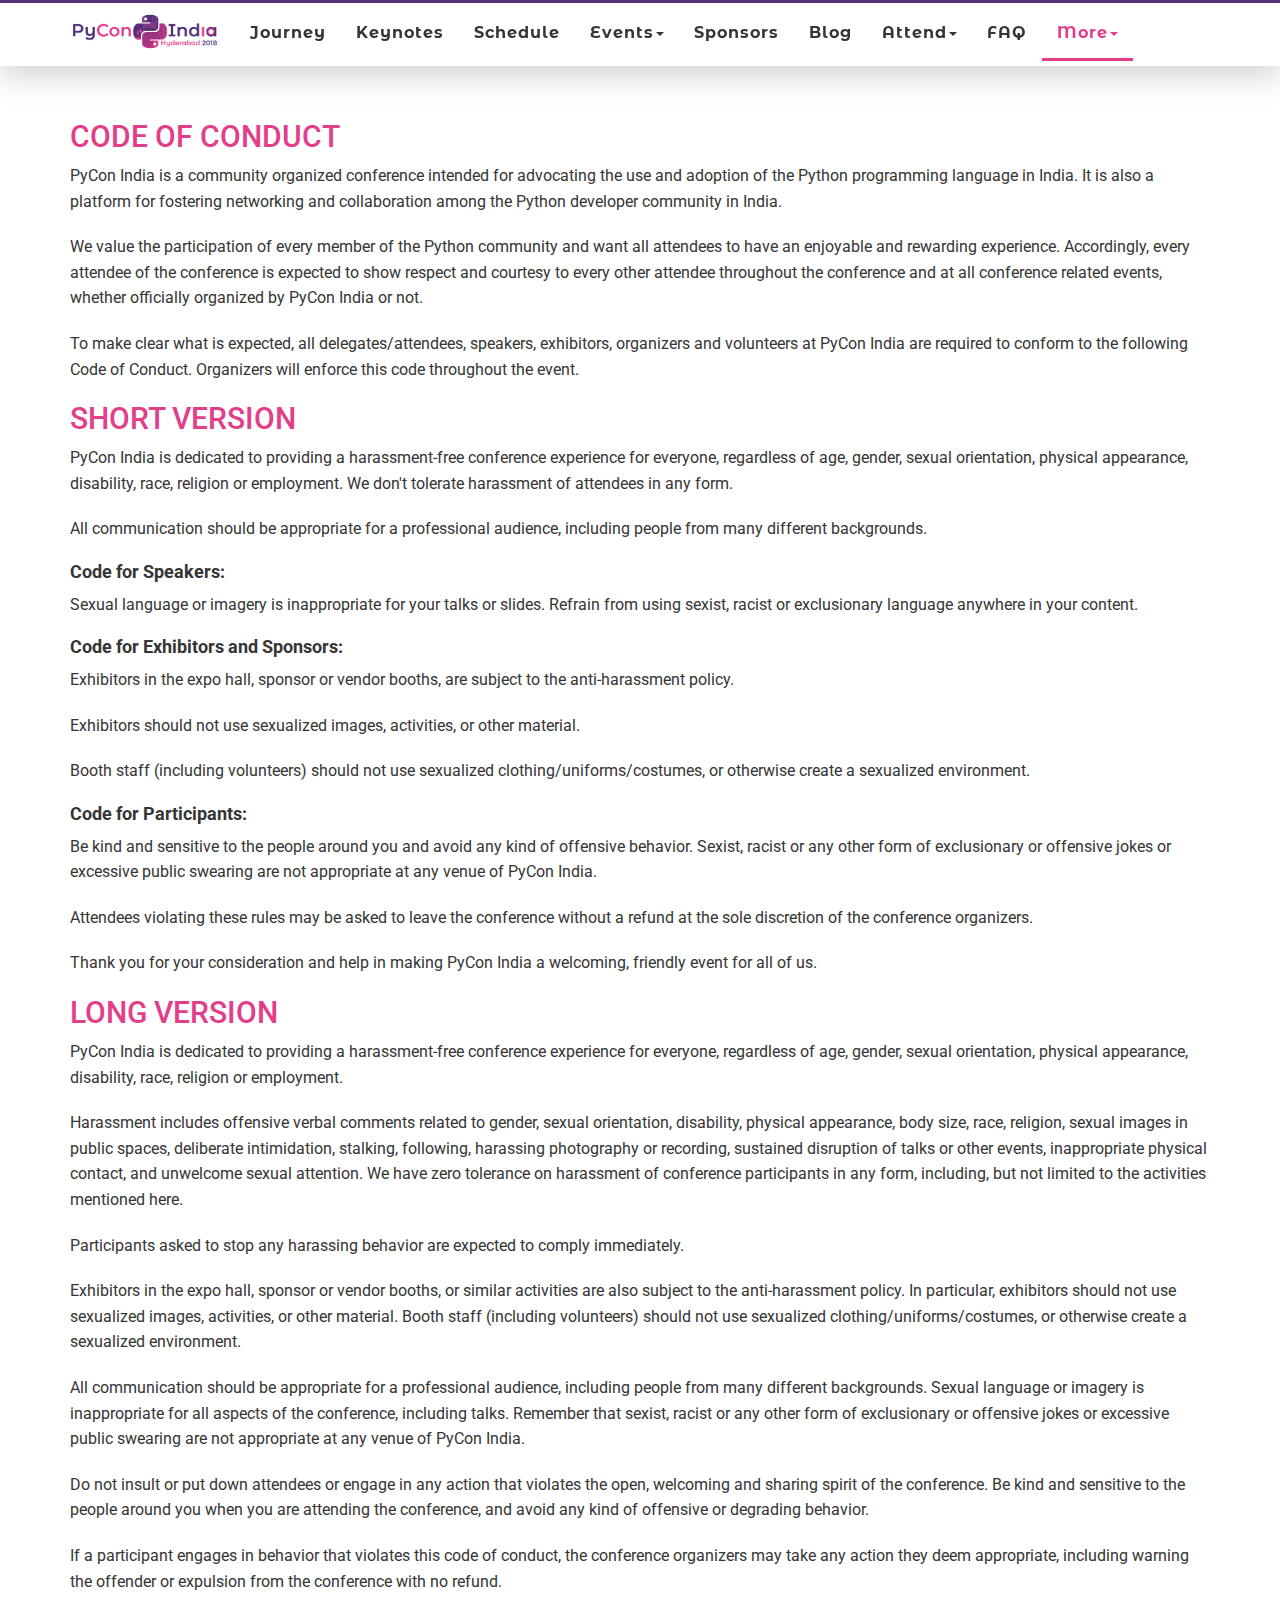
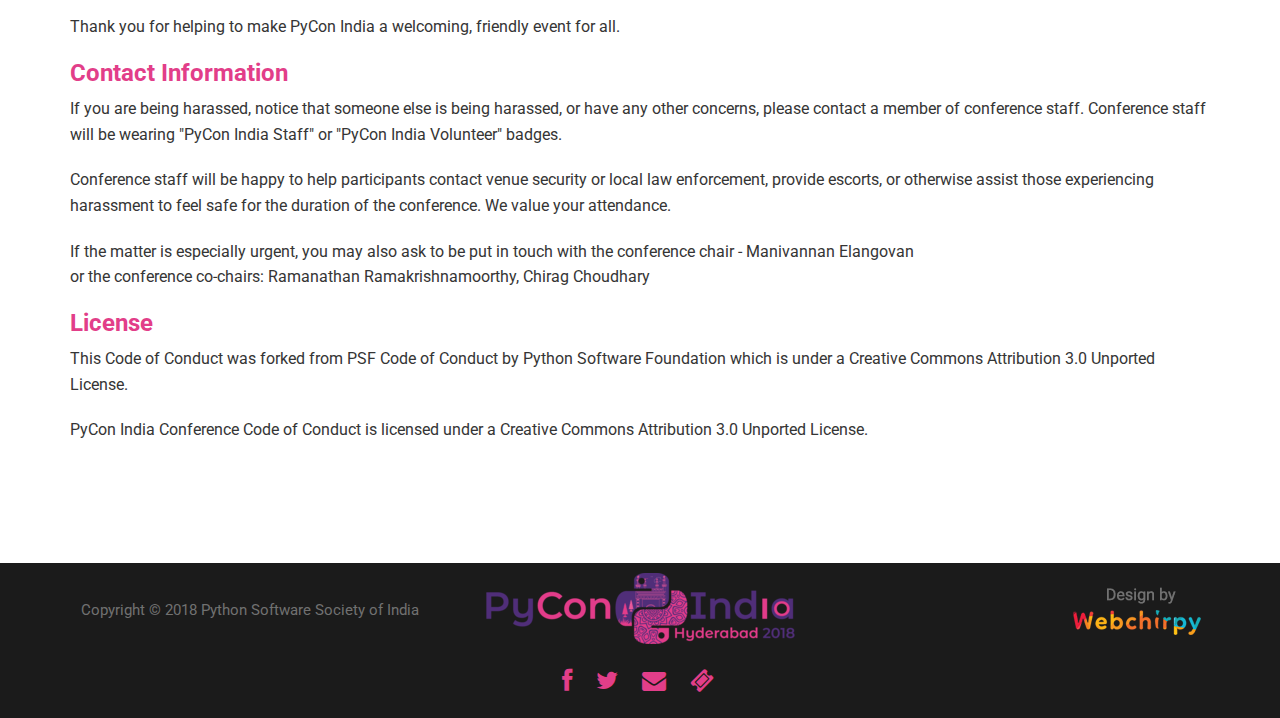
<file: coc.html>
<!DOCTYPE html>
<html lang="en">

<head>
  <meta charset="utf-8">
  <meta name="viewport" content="width=device-width, initial-scale=1.0">
  <meta name="description" content="PyCon India, the premier conference in India on using and developing the Python programming language is conducted annually by the Python developer community and it attracts the best Python programmers from across the country and abroad.">
  <meta name="author" content="">

  <title>PyCon India 2018 in Hyderabad | October 5th to 9th</title>

  <!-- canonical URL -->
  <link rel="canonical" href="https://in.pycon.org/2018/coc.html">

  <!-- Bootstrap Core CSS -->
  <link href="custom/css/bootstrap.min.css" rel="stylesheet" type="text/css">
  <!-- Font Awesome Icons -->
  <link rel="stylesheet" href="./font-awesome/css/font-awesome.min.css">
  <!-- Global site tag (gtag.js) - Google Analytics -->
  <script async src="https://www.googletagmanager.com/gtag/js?id=UA-111617773-1"></script>
  <script>
    window.dataLayer = window.dataLayer || [];

    function gtag() {
      dataLayer.push(arguments);
    }
    gtag('js', new Date());
    gtag('config', 'UA-111617773-1');
  </script>


  <!-- Fonts -->
  <link href="custom/css/animate.css" rel="stylesheet" />
  <link href="custom/css/style.css" rel="stylesheet">
  <link href="custom/css/scroll.css" rel="stylesheet">
  <link href="custom/css/buttons.css" rel="stylesheet">
  <link rel="shortcut icon" href="img/favicon.png">
  <link href="https://fonts.googleapis.com/css?family=Montserrat+Alternates:300,400,500,600" rel="stylesheet">
  <link href="https://fonts.googleapis.com/css?family=Roboto:300,400,500,700" rel="stylesheet">
</head>


<body id="page-top" data-spy="scroll" data-target=".navbar-custom">
  <!-- Preloader -->
  <!-- <div id="preloader">
    <div id="load"></div>
  </div> -->
  <nav class="navbar navbar-custom navbar-fixed-top top-nav-collapse">
    <div class="container" style="width: 1170px;">
      <a class="navbar-brand" rel="home" href="https://in.pycon.org/2018/" title="PyCon India 2018">
        <img src="./img/banner-logo.png" class="nav-logo" alt="banner-logo">
      </a>
      <div class="navbar-header">
      <button type="button" class="navbar-toggle collapsed" data-toggle="collapse" data-target="#bs-example-navbar-collapse-1" aria-expanded="false">
      <span class="sr-only">Toggle navigation</span>
      <span class="icon-bar"></span>
      <span class="icon-bar"></span>
      <span class="icon-bar"></span>
      </button>
      </div>

      <div class="collapse navbar-collapse" id="bs-example-navbar-collapse-1">
        <ul class="nav navbar-nav">
          <li><a href="index.html#journey">Journey</a></li>
          <li><a href="index.html#speakers">Keynotes</a></li>
          <li><a href="index.html#schedule">Schedule</a></li>
          <li class="dropdown">
            <a class="dropdown-toggle" data-toggle="dropdown" href="#">Events<span class="caret"></span>
            <ul class="dropdown-menu">
              <li><a href="https://in.pycon.org/cfp/devsprint-2018/proposals/">Devsprints</a></li>
              <li><a href="open-spaces.html">Open Spaces</a></li>
            </ul>
          </li>
          <li><a href="index.html#sponsors">Sponsors</a></li>
          <li><a href="https://in.pycon.org/blog/">Blog</a></li>
          <li class="dropdown">
            <a class="dropdown-toggle" data-toggle="dropdown" href="#">Attend<span class="caret"></span>
            <ul class="dropdown-menu">
              <li><a href="index.html#tickets">Tickets</a></li>
              <li><a href="index.html#venue">Venue</a></li>
              <li><a href="travel.html">Traveling to Hyderabad</a></li>
              <li><a href="hotels.html">Hotels</a></li>
              <li><a href="https://goo.gl/forms/iqZ8I3xfzcXXLxQq2">Childcare</a></li>
            </ul>
          </li>
          <li><a href="faq.html">FAQ</a></li>
          <li class="dropdown active">
            <a class="dropdown-toggle" data-toggle="dropdown" href="#">More<span class="caret"></span>
            <ul class="dropdown-menu">
              <li><a href="volunteer.html">Volunteer</a></li>
              <li><a href="https://goo.gl/forms/R4g5sxjZIXezvp7z1">Community Spaces</a></li>
              <li><a href="coc.html">COC</a></li>
              <li><a href="index.html#contact">Contact</a></li>
            </ul>
          </li>
        </ul>
      </div>
    </div>
  </nav>
  <!-- Section: about -->
  <section id="coc" class="home-section splitsection" style="margin-top:0">
    <div class="heading-about">
      <div class="container">
        <h2>CODE OF CONDUCT</h2>
        <div class="pycon-coc">
          <p>PyCon India is a community organized conference intended for advocating the use and adoption of the Python programming
            language in India. It is also a platform for fostering networking and collaboration among the Python developer
            community in India.</p>
          <p>We value the participation of every member of the Python community and want all attendees to have an enjoyable
            and rewarding experience. Accordingly, every attendee of the conference is expected to show respect and courtesy
            to every other attendee throughout the conference and at all conference related events, whether officially organized
            by PyCon India or not.</p>
          <p>To make clear what is expected, all delegates/attendees, speakers, exhibitors, organizers and volunteers at PyCon
            India are required to conform to the following Code of Conduct. Organizers will enforce this code throughout
            the event.</p>
          <h2>SHORT VERSION</h2>
          <p>PyCon India is dedicated to providing a harassment-free conference experience for everyone, regardless of age,
            gender, sexual orientation, physical appearance, disability, race, religion or employment. We don't tolerate
            harassment of attendees in any form.</p>
          <p>All communication should be appropriate for a professional audience, including people from many different backgrounds.
          </p>
          <h4><b>Code for Speakers:</b></h4>
          <p>Sexual language or imagery is inappropriate for your talks or slides. Refrain from using sexist, racist or exclusionary
            language anywhere in your content.</p>
          <h4><b>Code for Exhibitors and Sponsors:</b></h4>
          <p>Exhibitors in the expo hall, sponsor or vendor booths, are subject to the anti-harassment policy.</p>
          <p>Exhibitors should not use sexualized images, activities, or other material.</p>
          <p>Booth staff (including volunteers) should not use sexualized clothing/uniforms/costumes, or otherwise create a
            sexualized environment.</p>

          <h4><b>Code for Participants:</b></h4>
          <p>Be kind and sensitive to the people around you and avoid any kind of offensive behavior. Sexist, racist or any
            other form of exclusionary or offensive jokes or excessive public swearing are not appropriate at any venue of
            PyCon India.</p>
          <p>Attendees violating these rules may be asked to leave the conference without a refund at the sole discretion of
            the conference organizers.</p>
          <p>Thank you for your consideration and help in making PyCon India a welcoming, friendly event for all of us.
          </p>

          <h2>LONG VERSION</h2>
          <p>PyCon India is dedicated to providing a harassment-free conference experience for everyone, regardless of age,
            gender, sexual orientation, physical appearance, disability, race, religion or employment.</p>
          <p>Harassment includes offensive verbal comments related to gender, sexual orientation, disability, physical appearance,
            body size, race, religion, sexual images in public spaces, deliberate intimidation, stalking, following, harassing
            photography or recording, sustained disruption of talks or other events, inappropriate physical contact, and
            unwelcome sexual attention. We have zero tolerance on harassment of conference participants in any form, including,
            but not limited to the activities mentioned here.</p>
          <p>Participants asked to stop any harassing behavior are expected to comply immediately.</p>
          <p>Exhibitors in the expo hall, sponsor or vendor booths, or similar activities are also subject to the anti-harassment
            policy. In particular, exhibitors should not use sexualized images, activities, or other material. Booth staff
            (including volunteers) should not use sexualized clothing/uniforms/costumes, or otherwise create a sexualized
            environment.
          </p>
          <p>All communication should be appropriate for a professional audience, including people from many different backgrounds.
            Sexual language or imagery is inappropriate for all aspects of the conference, including talks. Remember that
            sexist, racist or any other form of exclusionary or offensive jokes or excessive public swearing are not appropriate
            at any venue of PyCon India.</p>
          <p>Do not insult or put down attendees or engage in any action that violates the open, welcoming and sharing spirit
            of the conference. Be kind and sensitive to the people around you when you are attending the conference, and
            avoid any kind of offensive or degrading behavior.</p>
          <p>If a participant engages in behavior that violates this code of conduct, the conference organizers may take any
            action they deem appropriate, including warning the offender or expulsion from the conference with no refund.</p>
          <p>Thank you for helping to make PyCon India a welcoming, friendly event for all.</p>
          <h3><b>Contact Information</b></h3>
          <p>If you are being harassed, notice that someone else is being harassed, or have any other concerns, please contact
            a member of conference staff. Conference staff will be wearing "PyCon India Staff" or "PyCon India Volunteer"
            badges.
          </p>
          <p>Conference staff will be happy to help participants contact venue security or local law enforcement, provide escorts,
            or otherwise assist those experiencing harassment to feel safe for the duration of the conference. We value your
            attendance.
          </p>
          <p>If the matter is especially urgent, you may also ask to be put in touch with the conference chair -
            <a target="_blank" href="https://twitter.com/ManithaE">Manivannan Elangovan</a>
            <br/> or the conference co-chairs:
            <a target="_blank" href="https://twitter.com/ramanathanhari">Ramanathan Ramakrishnamoorthy</a>,
            <a target="_blank" href="https://twitter.com/chirag200666">Chirag Choudhary</a>
          </p>
          <h3><b>License</b></h3>
          <p>This Code of Conduct was forked from PSF Code of Conduct by Python Software Foundation which is under a Creative
            Commons Attribution 3.0 Unported License.</p>
          <p>PyCon India Conference Code of Conduct is licensed under a Creative Commons Attribution 3.0 Unported License.
          </p>
        </div>
      </div>
    </div>
  </section>

  <!-- /Section: about -->

  <footer>
    <div class="container">
      <div class="row">
        <div class="col-md-4">
          <p>Copyright © 2018 Python Software Society of India</p>
        </div>
        <div class="col-md-4">
          <img src="img/footer-logo.png" alt="image">
          <br>
          <br>
          <ul class="list-inline">
            <li><a href="https://www.facebook.com/PyConIndia" target="_blank" class="icon"><i class="fa fa-facebook" aria-hidden="true"></i></a></li>
            <li><a href="https://twitter.com/pyconindia" target="_blank" class="icon"><i class="fa fa-twitter" aria-hidden="true"></i></a></li>
            <li><a href="https://mail.python.org/mailman/listinfo/inpycon" target="_blank" class="icon"><i class="fa fa-envelope" aria-hidden="true"></i></a></li>
            <li><a href="mailto:tickets@hydpy.org" class="icon"><i class="fa fa-ticket" aria-hidden="true"></i></a></li>
          </ul>
        </div>
        <div class="col-md-4">
          <a href="http://webchirpy.com" target="_blank"> <img src="img/wc.png" alt="image" class="pull-right img-responsive"> </a>
        </div>
      </div>
    </div>
  </footer>

  <!-- Core JavaScript Files -->
  <script src="js/jquery.min.js"></script>
  <script src="js/bootstrap.min.js"></script>
  <script src="js/jquery.easing.min.js"></script>
  <script src="js/jquery.scrollTo.js"></script>
  <script src="js/wow.min.js"></script>
  <script src="js/custom.js"></script>
  <script src="js/jtline.js"></script>
  <script src="js/canvas.js"></script>
</body>

</html>
</file>
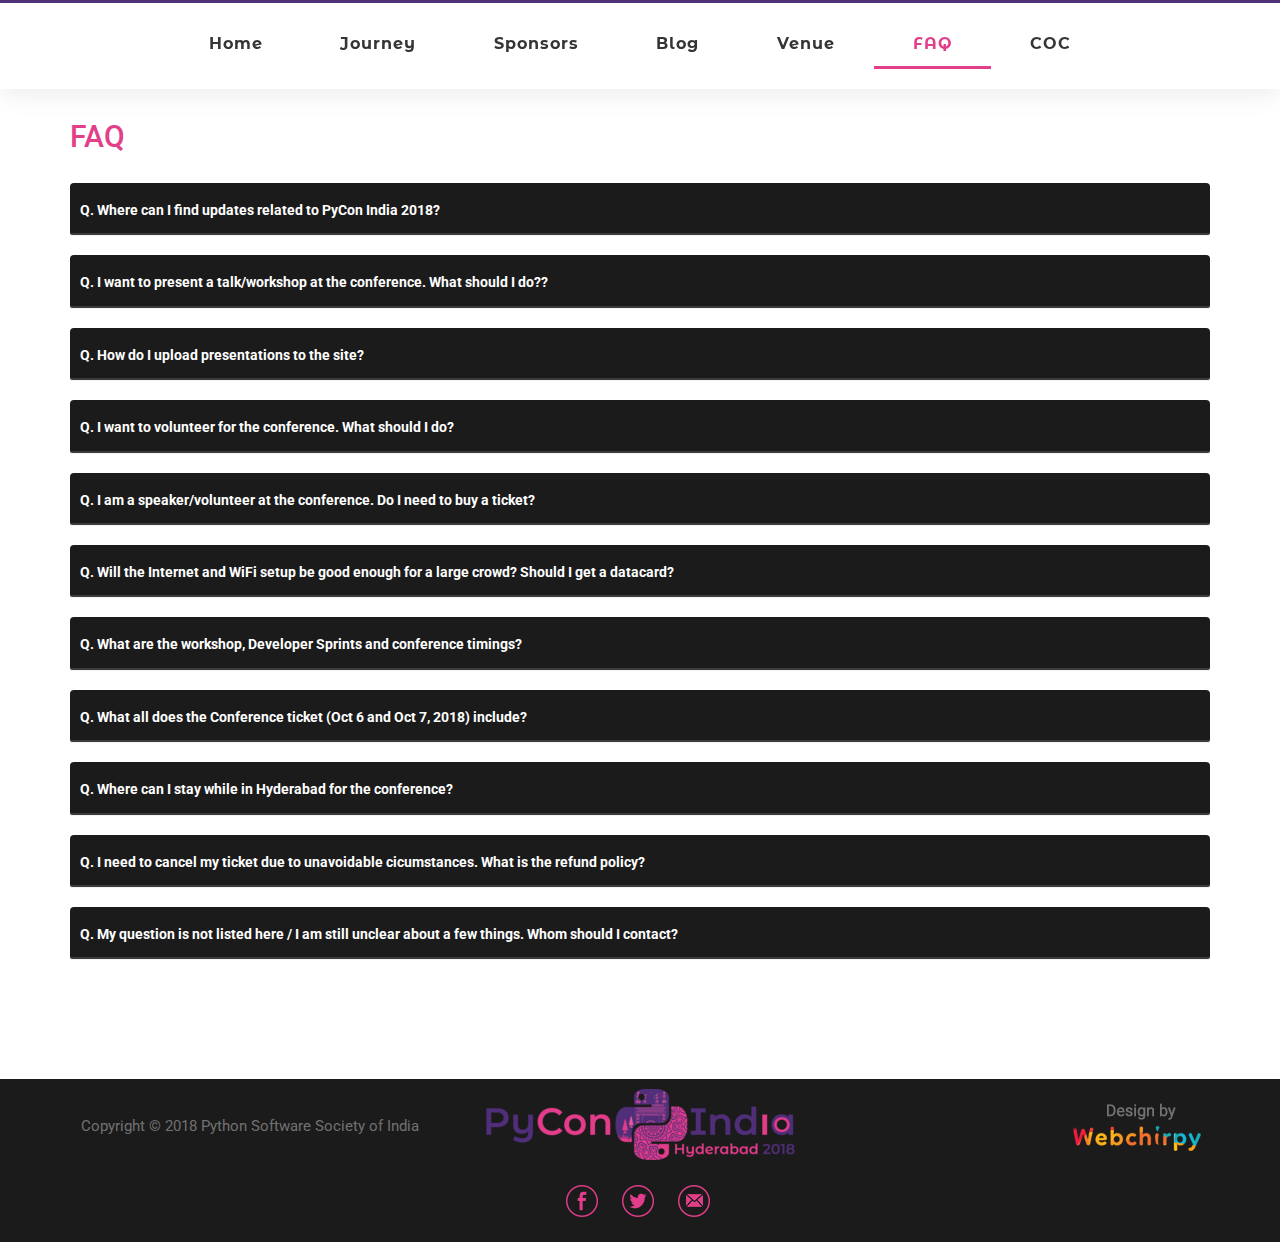
<file: faq-new.html>
<!DOCTYPE html>
<html lang="en">

<head>
  <meta charset="utf-8">
  <meta name="viewport" content="width=device-width, initial-scale=1.0">
  <meta name="description" content="PyCon India, the premier conference in India on using and developing the Python programming language is conducted annually by the Python developer community and it attracts the best Python programmers from across the country and abroad.">
  <meta name="author" content="">
    
  <title>PyCon India 2018 in Hyderabad | October 5th to 9th</title>
    
  <!-- Bootstrap Core CSS -->
  <link href="custom/css/bootstrap.min.css" rel="stylesheet" type="text/css">
  <!-- Global site tag (gtag.js) - Google Analytics -->
  <script async src="https://www.googletagmanager.com/gtag/js?id=UA-111617773-1"></script>
  <script>
    window.dataLayer = window.dataLayer || [];
    function gtag(){dataLayer.push(arguments);}
    gtag('js', new Date());

    gtag('config', 'UA-111617773-1');
  </script>

  <!-- Fonts -->
  <link href="custom/css/animate.css" rel="stylesheet" />
  <link href="custom/css/style.css" rel="stylesheet">
  <link href="custom/css/scroll.css" rel="stylesheet">
  <link href="custom/css/buttons.css" rel="stylesheet">
   <link rel="shortcut icon" href="img/favicon.png">

  <link href="https://fonts.googleapis.com/css?family=Montserrat+Alternates:300,400,500,600" rel="stylesheet">
  <link href="https://fonts.googleapis.com/css?family=Roboto:300,400,500,700" rel="stylesheet">

   <!-- Accordian -->
  <link href="custom/css/accordion.css" rel="stylesheet" />

</head>


<body id="page-top" data-spy="scroll" data-target=".navbar-custom">

  <nav class="navbar navbar-custom navbar-fixed-top" style="-webkit-box-shadow: 0 1px 30px rgba(0, 0, 0, .1);">

    <div class="container">

      <img src="img/banner-logo.png" class="logo" alt="banner-logo" id="logo" style="width: 150px;">
      
      <div class="navbar-header">

        <button type="button" class="navbar-toggle collapsed" data-toggle="collapse" data-target="#bs-example-navbar-collapse-1" aria-expanded="false">

        <span class="sr-only">Toggle navigation</span>

        <span class="icon-bar"></span>

        <span class="icon-bar"></span>

        <span class="icon-bar"></span>

        </button>      

      </div>

      <div class="collapse navbar-collapse" id="bs-example-navbar-collapse-1">
        <ul class="nav nav-justified">
          <li><a href="index.html#home">Home</a></li>
          <li><a href="index.html#journey">Journey</a></li>
          <!-- <li><a href="#speakers">Speakers</a></li> -->
          <!-- <li><a href="#conference">Schedule</a></li> -->
          <li><a href="index.html#sponsors">Sponsors</a></li>
          <li><a href="https://in.pycon.org/blog/">Blog</a></li>
          <li><a href="index.html#venue">Venue</a></li>
          <li class="active"><a href="faq.html">FAQ</a></li>
          <li><a href="coc.html">COC</a></li>
        </ul>
      </div>

    </div>
  </nav>

  <section id="faq" class="home-section splitsection" style="margin-top:0">


    <div class="container"> 
        
      <h2>FAQ</h2><br>
      
        <button class="pycon-que"><h5><b>Q. Where can I find updates related to PyCon India 2018?</b></h5></button>
        <div class="panel">
          <ul class="faq-answer">
            <li>
               All the communications related to conference happens on PyCon India mailing list. You can receive the updates by joining <a href="https://mail.python.org/mailman/listinfo/inpycon">InPyCon mailing list</a> or you can ping us on <a href="https://webchat.freenode.net/?channels=%23pyconindia">#pyconindia</a> IRC channel on freenode server.
            </li>
          </ul>
        </div>


        <button class="pycon-que"><h5><b>Q. I want to present a talk/workshop at the conference. What should I do??</b></h5></button>
        <div class="panel">
          <ul class="faq-answer">
            <li>
              You can submit the proposal for your talk/workshop here.
            </li>
          </ul>
        </div>


        <button class="pycon-que"><h5><b>Q. How do I upload presentations to the site?</b></h5></button>
        <div class="panel">
          <ul class="faq-answer">
            <li>
              We don't support presentation uploads yet. Please upload your presentation to a public site such as SlideShare or Google Docs and use that link in your talk's description.
            </li>
          </ul>
        </div>


        <button class="pycon-que"><h5><b>Q. I want to volunteer for the conference. What should I do?</b></h5></button>
        <div class="panel">
          <ul class="faq-answer">
            <li>
              You can drop an email with subject <b>Volunteering for PyCon India 2018</b> by stating how you can help in the body
              to <a href="https://mail.python.org/mailman/listinfo/inpycon">InPyCon mailing list</a>
            </li>
          </ul>
        </div>


        <button class="pycon-que"><h5><b>Q. I am a speaker/volunteer at the conference. Do I need to buy a ticket?</b></h5></button>
        <div class="panel">
          <ul class="faq-answer">
            <li>
              Yes. At PyCon India, everybody buys tickets. Even the event organizers buy tickets. Your ticket helps keep the event affordable for all.</
            </li>
          </ul>
        </div>


        <button class="pycon-que"><h5><b>Q. Will the Internet and WiFi setup be good enough for a large crowd? Should I get a datacard?</b></h5></button>
        <div class="panel">
          <ul class="faq-answer">
            <li>
              We try really hard to arrange good Internet at the venue. Most of the times it is adequate. But the unpredictable amount of usage during the event sometimes causes some problems. So it is fine if you don’t carry a data card, but there is no harm in being prepared for the worst.
            </li>
          </ul>
        </div>


        <button class="pycon-que"><h5><b>Q. What are the workshop, Developer Sprints and conference timings?</b></h5></button>
        <div class="panel">
          <ul class="faq-answer">
            <li> - Workshop day (Oct 5 2018): 08:00 AM - 06:30 PM.</li>
            <li> - Developers Sprints days (Oct 8 and Oct 9, 2018): 08:00 AM - 06:30 PM.</li>
            <li>- Conference days (Oct 6 and Oct 7, 2018): 08:00 AM - 5.30 PM.</li>
          </ul>
        </div>


        <button class="pycon-que"><h5><b>Q. What all does the Conference ticket (Oct 6 and Oct 7, 2018) include?</b></h5></button>
        <div class="panel">
          <ul class="faq-answer">
            <li>- Full conference pass for two days.</li>
            <li>- Breakfast, Lunch and Hi-Tea</li>
            <li>- PyCon India T-shirt which will be distributed on Oct 6, 2018.</li>
          </ul>
        </div>


        <!-- <button class="pycon-que"><h5><b>Q. My talk is not selected for conference, can I opt for OpenSpace?</b></h5></button>
        <div class="panel">
          <ul class="faq-answer">
             <li> Yes. You can submit an OpenSpace proposal once we start accepting the same. Keep following to further updates</li>
          </ul>
        </div>


        <button class="pycon-que"><h5><b>Q. What is the screening process of OpenSpace talk? </b></h5></button>
        <div class="panel">
          <ul class="faq-answer">
             <li> There is no screening process.
               We are trying to be better organized upfront by knowing the number of OpenSpace talks. This will help the organizing team plan to get all logistics required.</li>
          </ul>
        </div> -->


        <button class="pycon-que"><h5><b>Q. Where can I stay while in Hyderabad for the conference?</b></h5></button>
        <div class="panel">
          <ul class="faq-answer">
            <li> 
              There is a vibrant Python community in Hyderabad with whom one can share rooms. Else, you can drop an email to <a href="https://mail.python.org/mailman/listinfo/inpycon">InPyCon mailing list </a> with subject looking for accomodation during Conference.
            </li>
          </ul>
        </div>


        <button class="pycon-que"><h5><b>Q. I need to cancel my ticket due to unavoidable cicumstances. What is the refund policy?</b></h5></button>
        <div class="panel">
          <ul class="faq-answer">
           <li> We allow tickets to be cancelled, but cancellation might be barred in the last few days leading up to the conference. This space will be updated if cancellation is barred at any time.</li>
          </ul>
        </div>


        <button class="pycon-que"><h5><b>Q. My question is not listed here / I am still unclear about a few things. Whom should I contact?</b></h5></button>
        <div class="panel">
          <ul class="faq-answer">
           <li>Please send an email to <a href="mailto:contact@in.pycon.org">contact@in.pycon.org</a>.</li>
          </ul>
        </div>




    </div>

  </section>



  <footer>

    <div class="container">

      <div class="row">

        <div class="col-md-4">

          <p>Copyright © 2018 Python Software Society of India</p>

        </div>

        <div class="col-md-4">

          <img src="img/footer-logo.png" alt="image"><br><br>

          <ul class="list-inline">

            <li><a href="https://www.facebook.com/PyConIndia" target="_blank"><img src="img/fb.png" alt="image" class="icon"></a></li>

            <li><a href="https://twitter.com/pyconindia" target="_blank"><img src="img/twitt.png" alt="image" class="icon"></a></li>

            <li><a href="https://mail.python.org/mailman/listinfo/inpycon" target="_blank"><img src="img/mail.png" alt="image" class="icon"></a></li>
          </ul>

        </div>

        <div class="col-md-4">

          <a href="http://webchirpy.com" target="_blank"> <img src="img/wc.png" alt="image" class="pull-right img-responsive"> </a>

        </div>

      </div>

    </div>

  </footer>

  <!-- Core JavaScript Files -->

  <script src="js/jquery.min.js"></script>

  <script src="js/bootstrap.min.js"></script>

  <script src="js/jquery.easing.min.js"></script>

  <script src="js/jquery.scrollTo.js"></script>

  <script src="js/wow.min.js"></script>

  <script src="js/custom.js"></script>

  <script src="js/jtline.js"></script>

  <script src="js/canvas.js"></script>

  <script>
    var acc = document.getElementsByClassName("pycon-que");
    var i;

    for (i = 0; i < acc.length; i++) {
      acc[i].addEventListener("click", function() {
      this.classList.toggle("active");
      var panel = this.nextElementSibling;
      if (panel.style.maxHeight){
        panel.style.maxHeight = null;
      } else {
        panel.style.maxHeight = panel.scrollHeight + "px";
        } 
      });
    }
  </script>

</body>

</html>
</file>
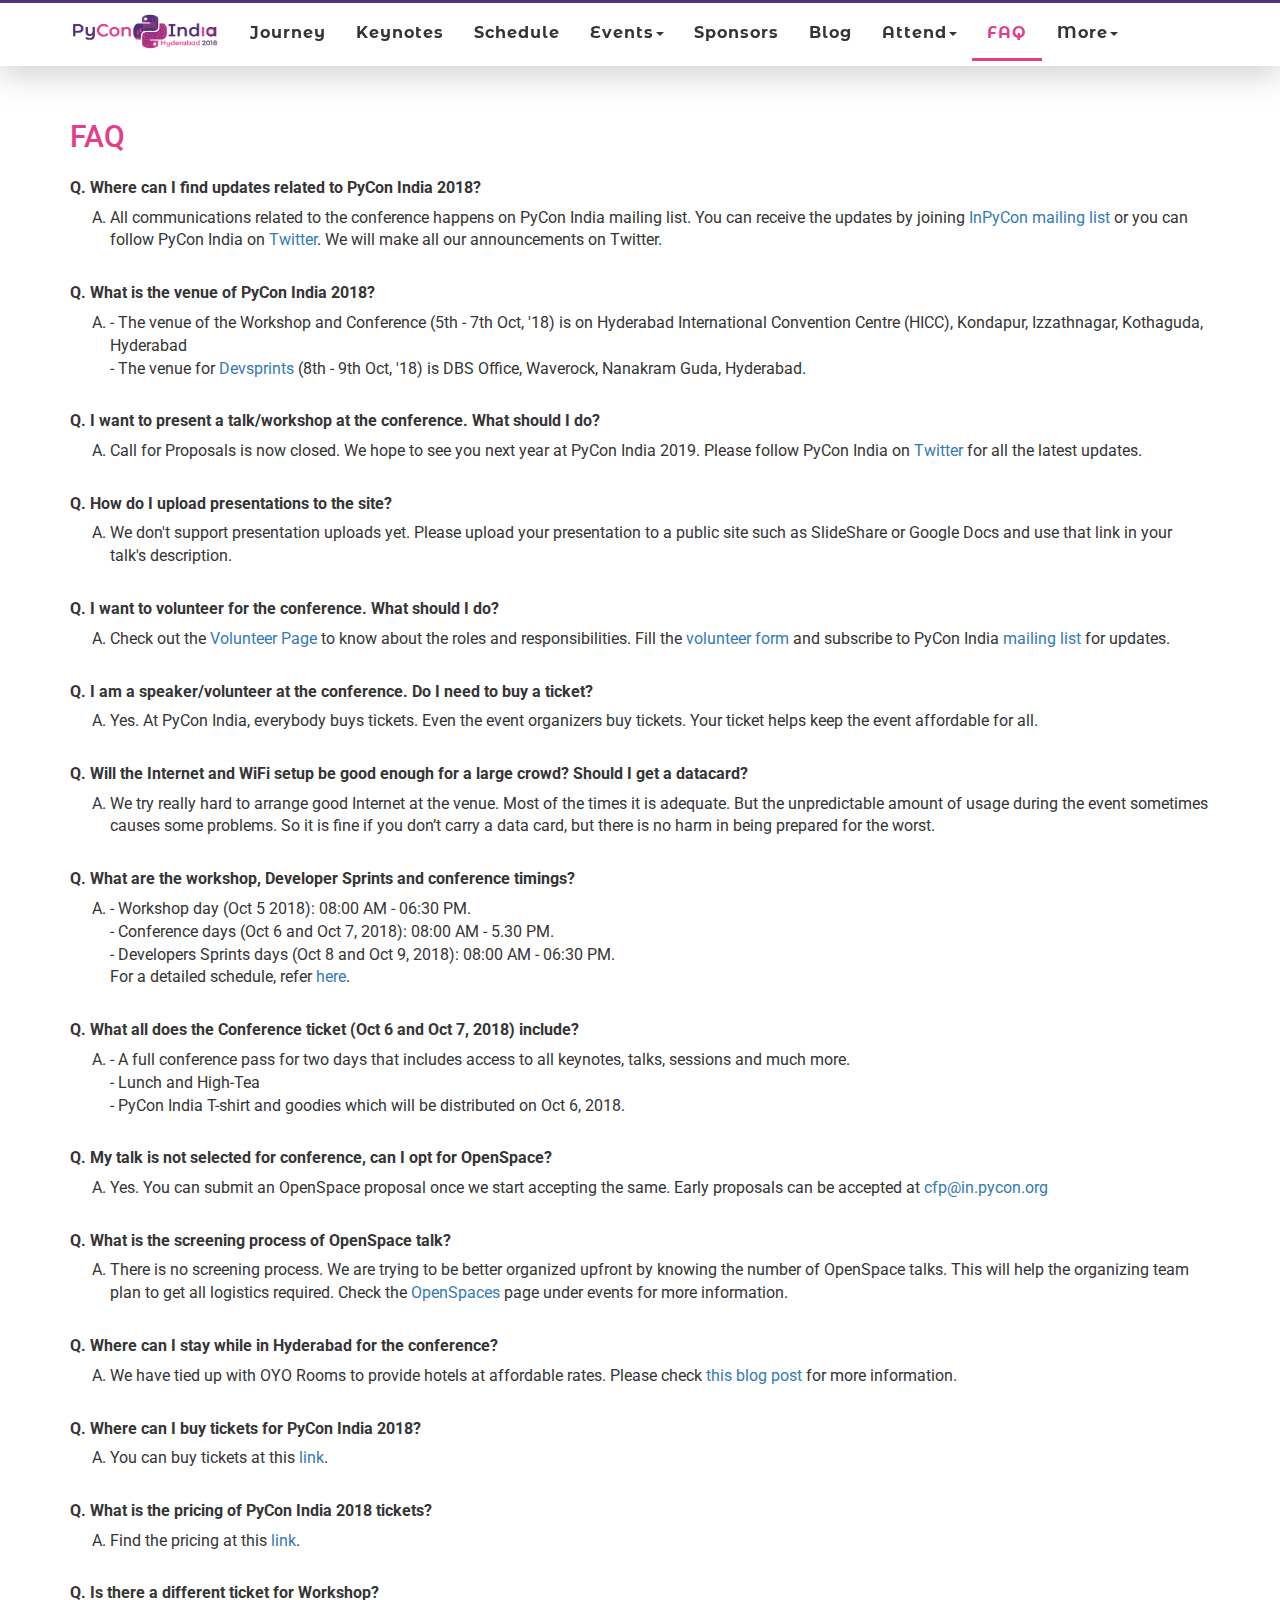
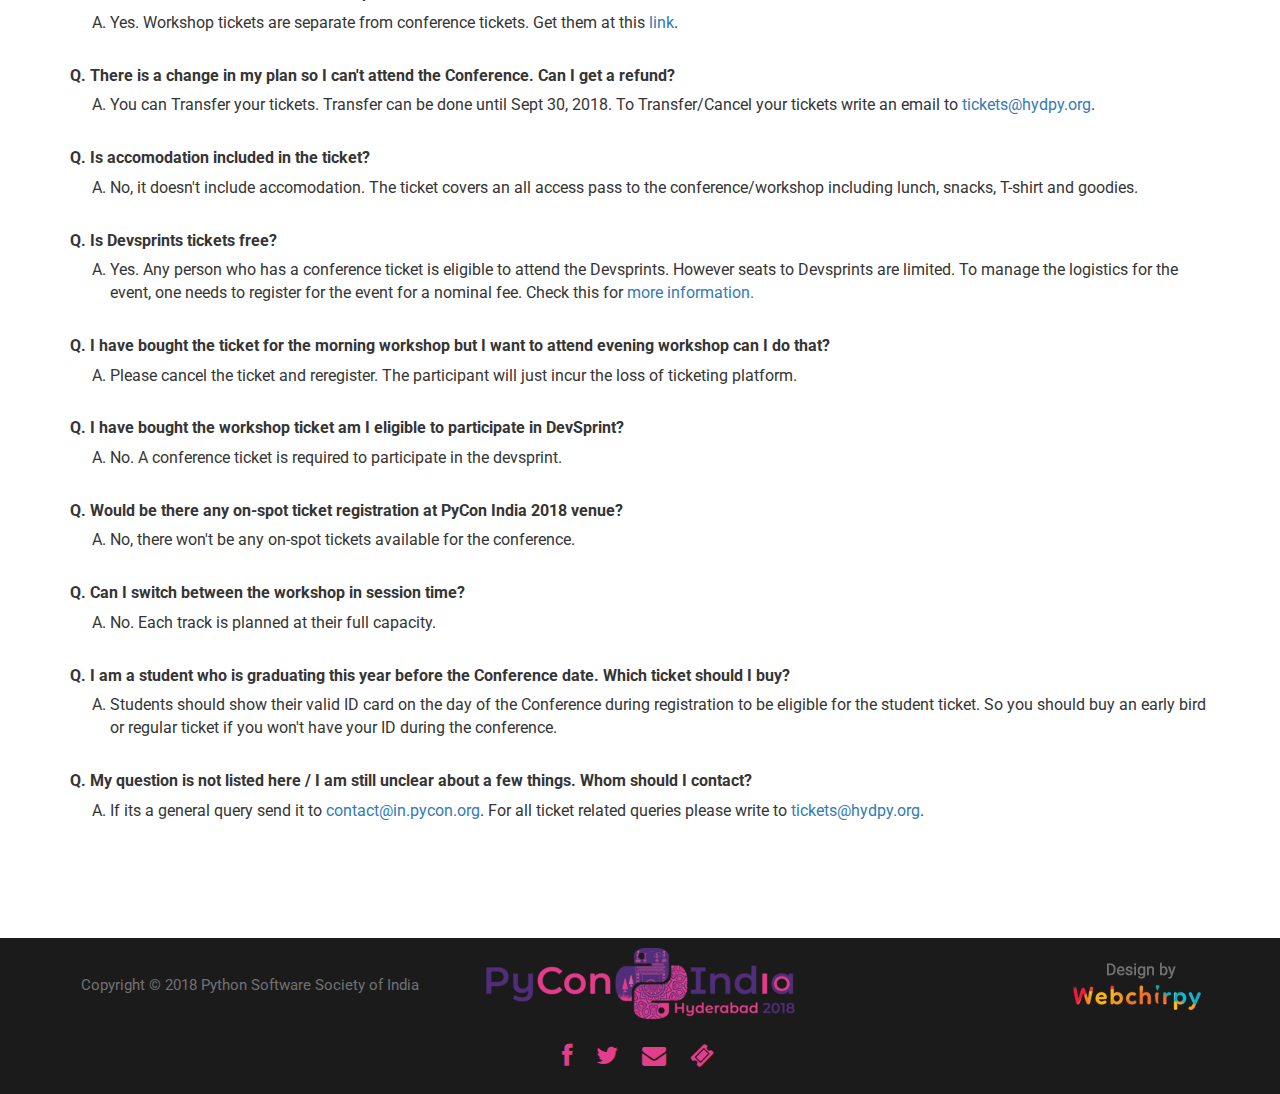
<file: faq.html>
<!DOCTYPE html>
<html lang="en">

<head>
  <meta charset="utf-8">
  <meta name="viewport" content="width=device-width, initial-scale=1.0">
  <meta name="description" content="PyCon India, the premier conference in India on using and developing the Python programming language is conducted annually by the Python developer community and it attracts the best Python programmers from across the country and abroad.">
  <meta name="author" content="">

 <title>PyCon India 2018 in Hyderabad | October 5th to 9th</title>

  <!-- canonical URL -->
  <link rel="canonical" href="https://in.pycon.org/2018/faq.html">

  <!-- Bootstrap Core CSS -->
  <link href="custom/css/bootstrap.min.css" rel="stylesheet" type="text/css">
  <!-- Font Awesome Icons -->
  <link rel="stylesheet" href="./font-awesome/css/font-awesome.min.css">
  <!-- Global site tag (gtag.js) - Google Analytics -->
  <script async src="https://www.googletagmanager.com/gtag/js?id=UA-111617773-1"></script>
  <script>
    window.dataLayer = window.dataLayer || [];
    function gtag(){dataLayer.push(arguments);}
    gtag('js', new Date());

    gtag('config', 'UA-111617773-1');
</script>


  <!-- Fonts -->
  <link href="custom/css/animate.css" rel="stylesheet" />
  <link href="custom/css/style.css" rel="stylesheet">
  <link href="custom/css/scroll.css" rel="stylesheet">
  <link href="custom/css/buttons.css" rel="stylesheet">
   <link rel="shortcut icon" href="img/favicon.png">
  <link href="https://fonts.googleapis.com/css?family=Montserrat+Alternates:300,400,500,600" rel="stylesheet">
  <link href="https://fonts.googleapis.com/css?family=Roboto:300,400,500,700" rel="stylesheet">
</head>


<body id="page-top" data-spy="scroll" data-target=".navbar-custom">
  <!-- Preloader -->
  <!-- <div id="preloader">
    <div id="load"></div>
  </div> -->


  <nav class="navbar navbar-custom navbar-fixed-top top-nav-collapse">
    <div class="container" style="width: 1170px;">
      <a class="navbar-brand" rel="home" href="https://in.pycon.org/2018/" title="PyCon India 2018">
        <img src="./img/banner-logo.png" class="nav-logo" alt="banner-logo">
      </a>
      <div class="navbar-header">
      <button type="button" class="navbar-toggle collapsed" data-toggle="collapse" data-target="#bs-example-navbar-collapse-1" aria-expanded="false">
      <span class="sr-only">Toggle navigation</span>
      <span class="icon-bar"></span>
      <span class="icon-bar"></span>
      <span class="icon-bar"></span>
      </button>
      </div>

      <div class="collapse navbar-collapse" id="bs-example-navbar-collapse-1">
        <ul class="nav navbar-nav">
          <li><a href="index.html#journey">Journey</a></li>
          <li><a href="index.html#speakers">Keynotes</a></li>
          <li><a href="index.html#schedule">Schedule</a></li>
          <li class="dropdown">
            <a class="dropdown-toggle" data-toggle="dropdown" href="#">Events<span class="caret"></span>
            <ul class="dropdown-menu">
              <li><a href="https://in.pycon.org/cfp/devsprint-2018/proposals/">Devsprints</a></li>
              <li><a href="open-spaces.html">Open Spaces</a></li>
            </ul>
          </li>
          <li><a href="index.html#sponsors">Sponsors</a></li>
          <li><a href="https://in.pycon.org/blog/">Blog</a></li>
          <li class="dropdown">
            <a class="dropdown-toggle" data-toggle="dropdown" href="#">Attend<span class="caret"></span>
            <ul class="dropdown-menu">
              <li><a href="index.html#tickets">Tickets</a></li>
              <li><a href="index.html#venue">Venue</a></li>
              <li><a href="travel.html">Traveling to Hyderabad</a></li>
              <li><a href="hotels.html">Hotels</a></li>
              <li><a href="https://goo.gl/forms/iqZ8I3xfzcXXLxQq2">Childcare</a></li>
            </ul>
          </li>
          <li class="active"><a href="faq.html">FAQ</a></li>
          <li class="dropdown">
            <a class="dropdown-toggle" data-toggle="dropdown" href="#">More<span class="caret"></span>
            <ul class="dropdown-menu">
              <li><a href="volunteer.html">Volunteer</a></li>
              <li><a href="https://goo.gl/forms/R4g5sxjZIXezvp7z1">Community Spaces</a></li>
              <li><a href="coc.html">COC</a></li>
              <li><a href="index.html#contact">Contact</a></li>
            </ul>
          </li>
        </ul>
      </div>
    </div>
  </nav>
    <!-- Section: about -->

  <section id="faq" class="home-section splitsection" style="margin-top:0">

    <div class="heading-about">
      <div class="container">
        <h2>FAQ</h2>
        <div class="pycon-faq">
          <h5><b>Q. Where can I find updates related to PyCon India 2018?</b></h5>
          <ul class="faq-answer">
              <li> All communications related to the conference happens on PyCon India mailing list. You can receive the updates by joining <a href="https://mail.python.org/mailman/listinfo/inpycon">InPyCon mailing list</a> or you can follow PyCon India on <a href="https://twitter.com/pyconindia">Twitter</a>. We will make all our announcements on Twitter.
              </li>
          </ul>
        </div>
        <div class="pycon-faq">
          <h5><b>Q. What is the venue of PyCon India 2018?</b></h5>
          <ul class="faq-answer">
              <li>- The venue of the Workshop and Conference (5th - 7th Oct, '18) is on Hyderabad International Convention Centre (HICC), Kondapur, Izzathnagar, Kothaguda, Hyderabad</li>
              <li>- The venue for <a href="https://in.pycon.org/blog/2018/devsprints-ticket-are-open.html" target="_blank">Devsprints</a> (8th - 9th Oct, '18) is DBS Office, Waverock, Nanakram Guda, Hyderabad.</li>
          </ul>
        </div>
        <div class="pycon-faq">
          <h5><b>Q. I want to present a talk/workshop at the conference. What should I do?</b></h5>
          <ul class="faq-answer">
              <li>Call for Proposals is now closed. We hope to see you next year at PyCon India 2019. Please follow PyCon India on <a href="https://twitter.com/pyconindia">Twitter</a> for all the latest updates.</li>
          </ul>
        </div>
        <div class="pycon-faq">
          <h5><b>Q. How do I upload presentations to the site?</b></h5>
          <ul class="faq-answer">
              <li> We don't support presentation uploads yet. Please upload your presentation to a public site such as SlideShare or Google Docs and use that link in your talk's description.</li>
          </ul>
        </div>
        <div class="pycon-faq">
          <h5><b>Q. I want to volunteer for the conference. What should I do?</b></h5>
          <ul class="faq-answer">
              <li>Check out the <a href="volunteer.html">Volunteer Page</a> to know about the roles and responsibilities. Fill the <a href="https://goo.gl/forms/EhBMHRflWmsGXlYi2">volunteer form</a> and subscribe to PyCon India <a href="https://mail.python.org/mailman/listinfo/inpycon">mailing list</a> for updates.</li>
          </ul>
        </div>
        <div class="pycon-faq">
          <h5><b>Q. I am a speaker/volunteer at the conference. Do I need to buy a ticket?</b></h5>
          <ul class="faq-answer">
              <li> Yes. At PyCon India, everybody buys tickets. Even the event organizers buy tickets. Your ticket helps keep the event affordable for all.</li>
          </ul>
        </div>
        <div class="pycon-faq">
          <h5><b>Q. Will the Internet and WiFi setup be good enough for a large crowd? Should I get a datacard?</b></h5>
          <ul class="faq-answer">
              <li> We try really hard to arrange good Internet at the venue. Most of the times it is adequate. But the unpredictable amount of usage during the event sometimes causes some problems. So it is fine if you don’t carry a data card, but there is no harm in being prepared for the worst.</li>
          </ul>
        </div>
        <div class="pycon-faq">
          <h5><b>Q. What are the workshop, Developer Sprints and conference timings?</b></h5>
          <ul class="faq-answer">
              <li>- Workshop day (Oct 5 2018): 08:00 AM - 06:30 PM.</li>
              <li>- Conference days (Oct 6 and Oct 7, 2018): 08:00 AM - 5.30 PM.</li>
              <li>- Developers Sprints days (Oct 8 and Oct 9, 2018): 08:00 AM - 06:30 PM.</li>
               For a detailed schedule, refer <a href="https://in.pycon.org/2018/index.html#schedule" target="_blank">here</a>.
          </ul>
        </div>
        <div class="pycon-faq">
          <h5><b>Q. What all does the Conference ticket (Oct 6 and Oct 7, 2018) include? </b></h5>
          <ul class="faq-answer">
              <li>- A full conference pass for two days that includes access to all keynotes, talks, sessions and much more.</li>
              <li>- Lunch and High-Tea</li>
              <li>- PyCon India T-shirt and goodies which will be distributed on Oct 6, 2018.</li>
          </ul>
        </div>
        <div class="pycon-faq">
          <h5><b>Q. My talk is not selected for conference, can I opt for OpenSpace? </b></h5>
          <ul class="faq-answer">
              <li> Yes. You can submit an OpenSpace proposal once we start accepting the same. Early proposals can be accepted at <a href="mailto:cfp@in.pycon.org?subject=OpenSpace_Proposal">cfp@in.pycon.org</a></li>
          </ul>
        </div>
        <div class="pycon-faq">
          <h5><b>Q. What is the screening process of OpenSpace talk? </b></h5>
          <ul class="faq-answer">
              <li> There is no screening process. We are trying to be better organized upfront by knowing the number of OpenSpace talks. This will help the organizing team plan to get all logistics required. Check the <a href="https://in.pycon.org/2018/open-spaces.html" target="_blank">OpenSpaces</a> page under events for more information.</li>
          </ul>
        </div>
        <div class="pycon-faq">
          <h5><b>Q. Where can I stay while in Hyderabad for the conference?</b> </h5>
          <ul class="faq-answer">
              <li>We have tied up with OYO Rooms to provide hotels at affordable rates. Please check <a href="https://in.pycon.org/blog/2018/announcing-oyo-rooms-as-accomodation-partner.html">this blog post</a> for more information.</li>
          </ul>
        </div>
        <!-- <div class="pycon-faq">
          <h5><b>Q. I need to cancel my ticket due to unavoidable cicumstances. What is the refund policy?</b></h5>
          <ul class="faq-answer">
              <li> We allow tickets to be cancelled, but cancellation might be barred in the last few days leading up to the conference. This space will be updated if cancellation is barred at any time.</li>
          </ul>
        </div> -->
        <div class="pycon-faq">
          <h5><b>Q. Where can I buy tickets for PyCon India 2018?</b></h5>
          <ul class="faq-answer">
            <li>You can buy tickets at this <a href="https://in.pycon.org/2018/#tickets">link</a>.</li>
          </ul>
        </div>
        <div class="pycon-faq">
          <h5><b>Q. What is the pricing of PyCon India 2018 tickets?</b></h5>
          <ul class="faq-answer">
            <li>Find the pricing at this <a href="https://in.pycon.org/2018/#tickets">link</a>.</li>
          </ul>
          <div class="pycon-faq">
        </div>
          <h5><b>Q. Is there a different ticket for Workshop?</b></h5>
          <ul class="faq-answer">
            <li>Yes. Workshop tickets are separate from conference tickets. Get them at this <a href="https://in.pycon.org/2018/#tickets">link</a>.</a></li>
          </ul>
        </div>
        <div class="pycon-faq">
          <h5><b>Q. There is a change in my plan so I can't attend the Conference. Can I get a refund?</b></h5>
          <ul class="faq-answer">
            <li>You can Transfer your tickets. Transfer can be done until Sept 30, 2018. To Transfer/Cancel your tickets write an email to <a href="mailto:tickets@hydpy.org">tickets@hydpy.org</a>.</li>
          </ul>
        </div>
        <div class="pycon-faq">
          <h5><b>Q. Is accomodation included in the ticket?</b></h5>
          <ul class="faq-answer">
            <li>No, it doesn't include accomodation. The ticket covers an all access pass to the conference/workshop including lunch, snacks, T-shirt and goodies.</a></li>
          </ul>
        </div>
        <div class="pycon-faq">
          <h5><b>Q. Is Devsprints tickets free?</b></h5>
          <ul class="faq-answer">
            <li>Yes. Any person who has a conference ticket is eligible to attend the Devsprints. However seats to Devsprints are limited. To manage the logistics for the event, one needs to register for the event for a nominal fee. Check this for <a href="https://in.pycon.org/blog/2018/devsprints-ticket-are-open.html" target="_blank">more information.</a></li>
          </ul>
        </div>
        <div class="pycon-faq">
          <h5><b>Q. I have bought the ticket for the morning workshop but I want to attend evening workshop can I do that?</b></h5>
          <ul class="faq-answer">
            <li>Please cancel the ticket and reregister. The participant will just incur the loss of ticketing platform.</a></li>
          </ul>
        </div>
        <div class="pycon-faq">
          <h5><b>Q. I have bought the workshop ticket am I eligible to participate in DevSprint?</b></h5>
          <ul class="faq-answer">
            <li>No. A conference ticket is required to participate in the devsprint.</li>
          </ul>
        </div>
        <div class="pycon-faq">
          <h5><b>Q. Would be there any on-spot ticket registration at PyCon India 2018 venue?</b></h5>
          <ul class="faq-answer">
            <li>No, there won't be any on-spot tickets available for the conference.</a></li>
          </ul>
        </div>
        <div class="pycon-faq">
          <h5><b>Q. Can I switch between the workshop in session time?</b></h5>
          <ul class="faq-answer">
            <li>No. Each track is planned at their full capacity.</a></li>
          </ul>
        </div>
        <div class="pycon-faq">
          <h5><b>Q. I am a student who is graduating this year before the Conference date. Which ticket should I buy?</b></h5>
          <ul class="faq-answer">
            <li>Students should show their valid ID card on the day of the Conference during registration to be eligible for the student ticket. So you should buy an early bird or regular ticket if you won't have your ID during the conference.</a></li>
          </ul>
        </div>
        <div class="pycon-faq">
          <h5><b>Q. My question is not listed here / I am still unclear about a few things. Whom should I contact?</b></h5>
          <ul class="faq-answer">
              <li> If its a general query send it to <a href="mailto:contact@in.pycon.org">contact@in.pycon.org</a>. For all ticket related queries please write to <a href="mailto:tickets@hydpy.org">tickets@hydpy.org</a>.</li>
          </ul>
        </div>
      </div>
    </div>
  </section>

  <!-- /Section: about -->

  <footer>
    <div class="container">
      <div class="row">
        <div class="col-md-4">
          <p>Copyright © 2018 Python Software Society of India</p>
        </div>
        <div class="col-md-4">
          <img src="img/footer-logo.png" alt="image">
          <br>
          <br>
          <ul class="list-inline">
            <li><a href="https://www.facebook.com/PyConIndia" target="_blank" class="icon"><i class="fa fa-facebook" aria-hidden="true"></i></a></li>
            <li><a href="https://twitter.com/pyconindia" target="_blank" class="icon"><i class="fa fa-twitter" aria-hidden="true"></i></a></li>
            <li><a href="https://mail.python.org/mailman/listinfo/inpycon" target="_blank" class="icon"><i class="fa fa-envelope" aria-hidden="true"></i></a></li>
            <li><a href="mailto:tickets@hydpy.org" class="icon"><i class="fa fa-ticket" aria-hidden="true"></i></a></li>
          </ul>
        </div>
        <div class="col-md-4">
          <a href="http://webchirpy.com" target="_blank"> <img src="img/wc.png" alt="image" class="pull-right img-responsive"> </a>
        </div>
      </div>
    </div>
  </footer>

  <!-- Core JavaScript Files -->
  <script src="js/jquery.min.js"></script>
  <script src="js/bootstrap.min.js"></script>
  <script src="js/jquery.easing.min.js"></script>
  <script src="js/jquery.scrollTo.js"></script>
  <script src="js/wow.min.js"></script>
  <script src="js/custom.js"></script>
  <script src="js/jtline.js"></script>
  <script src="js/canvas.js"></script>
</body>
</html>
</file>
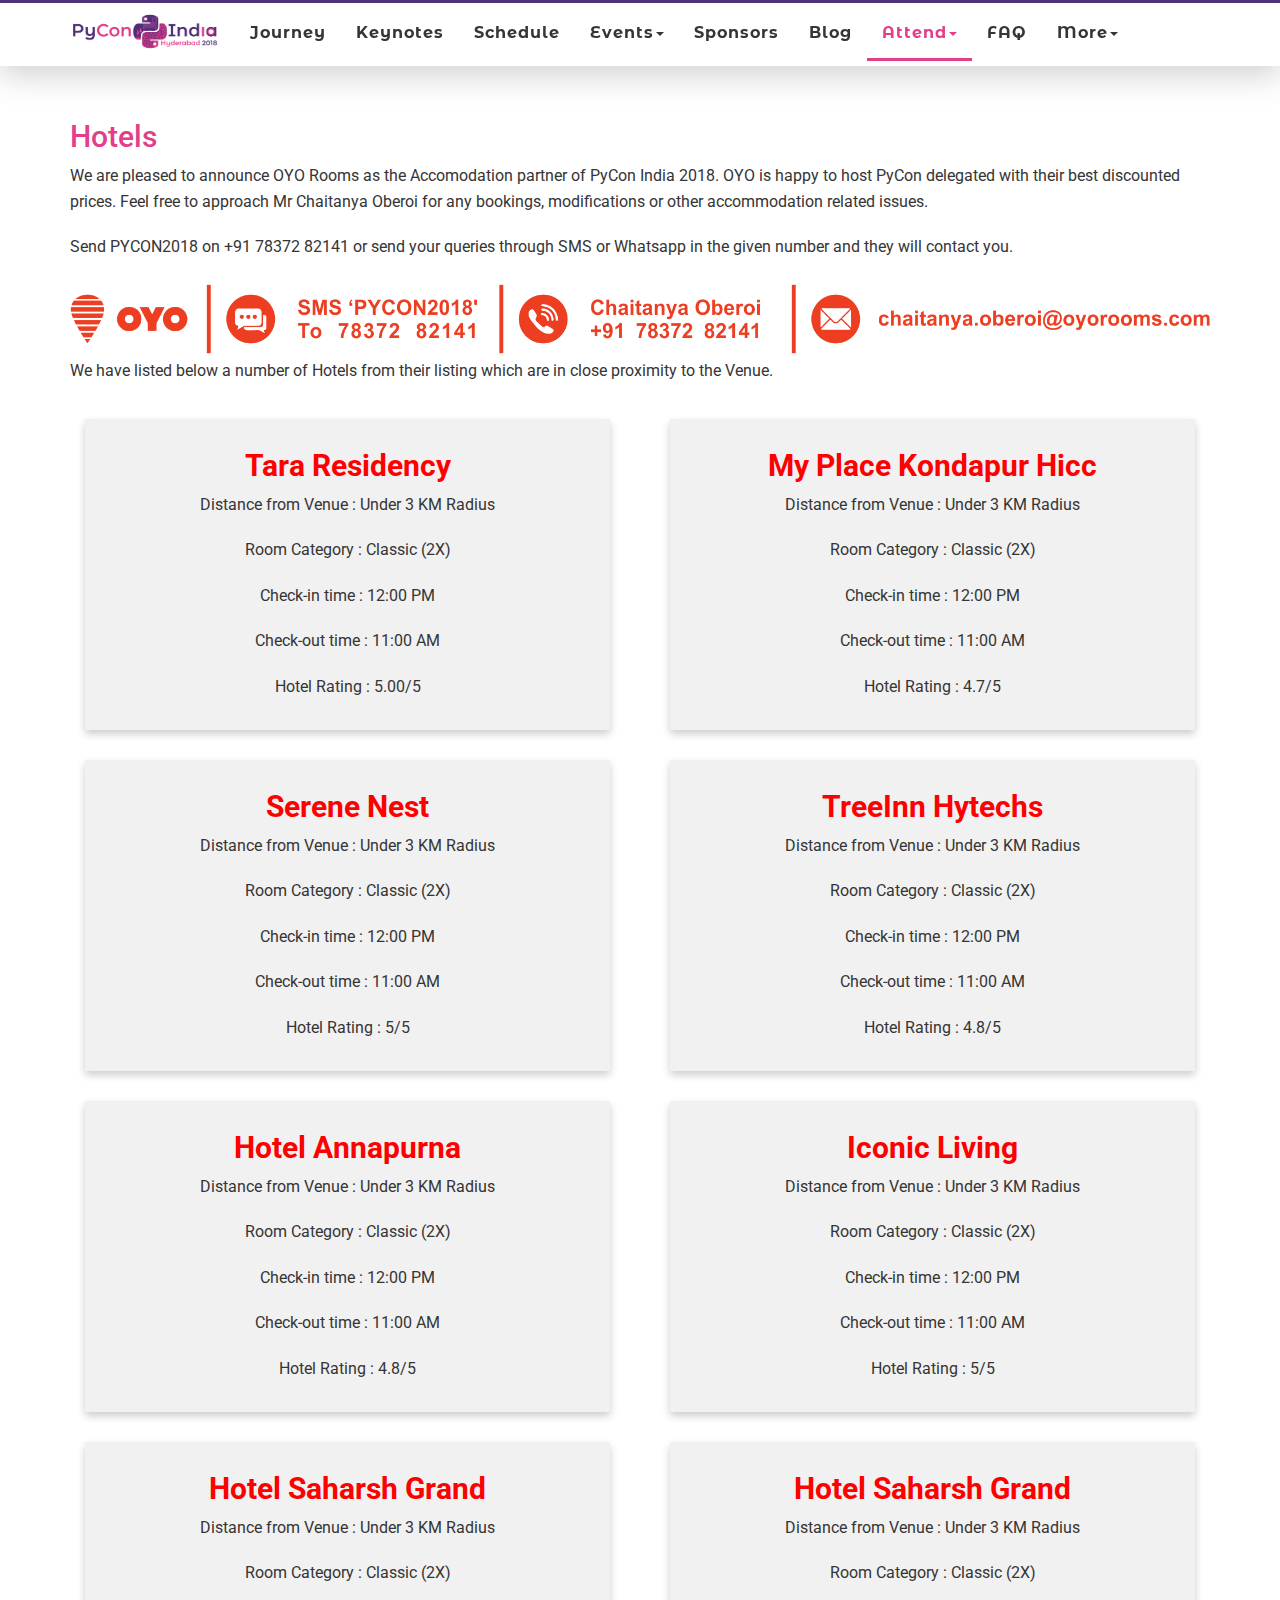
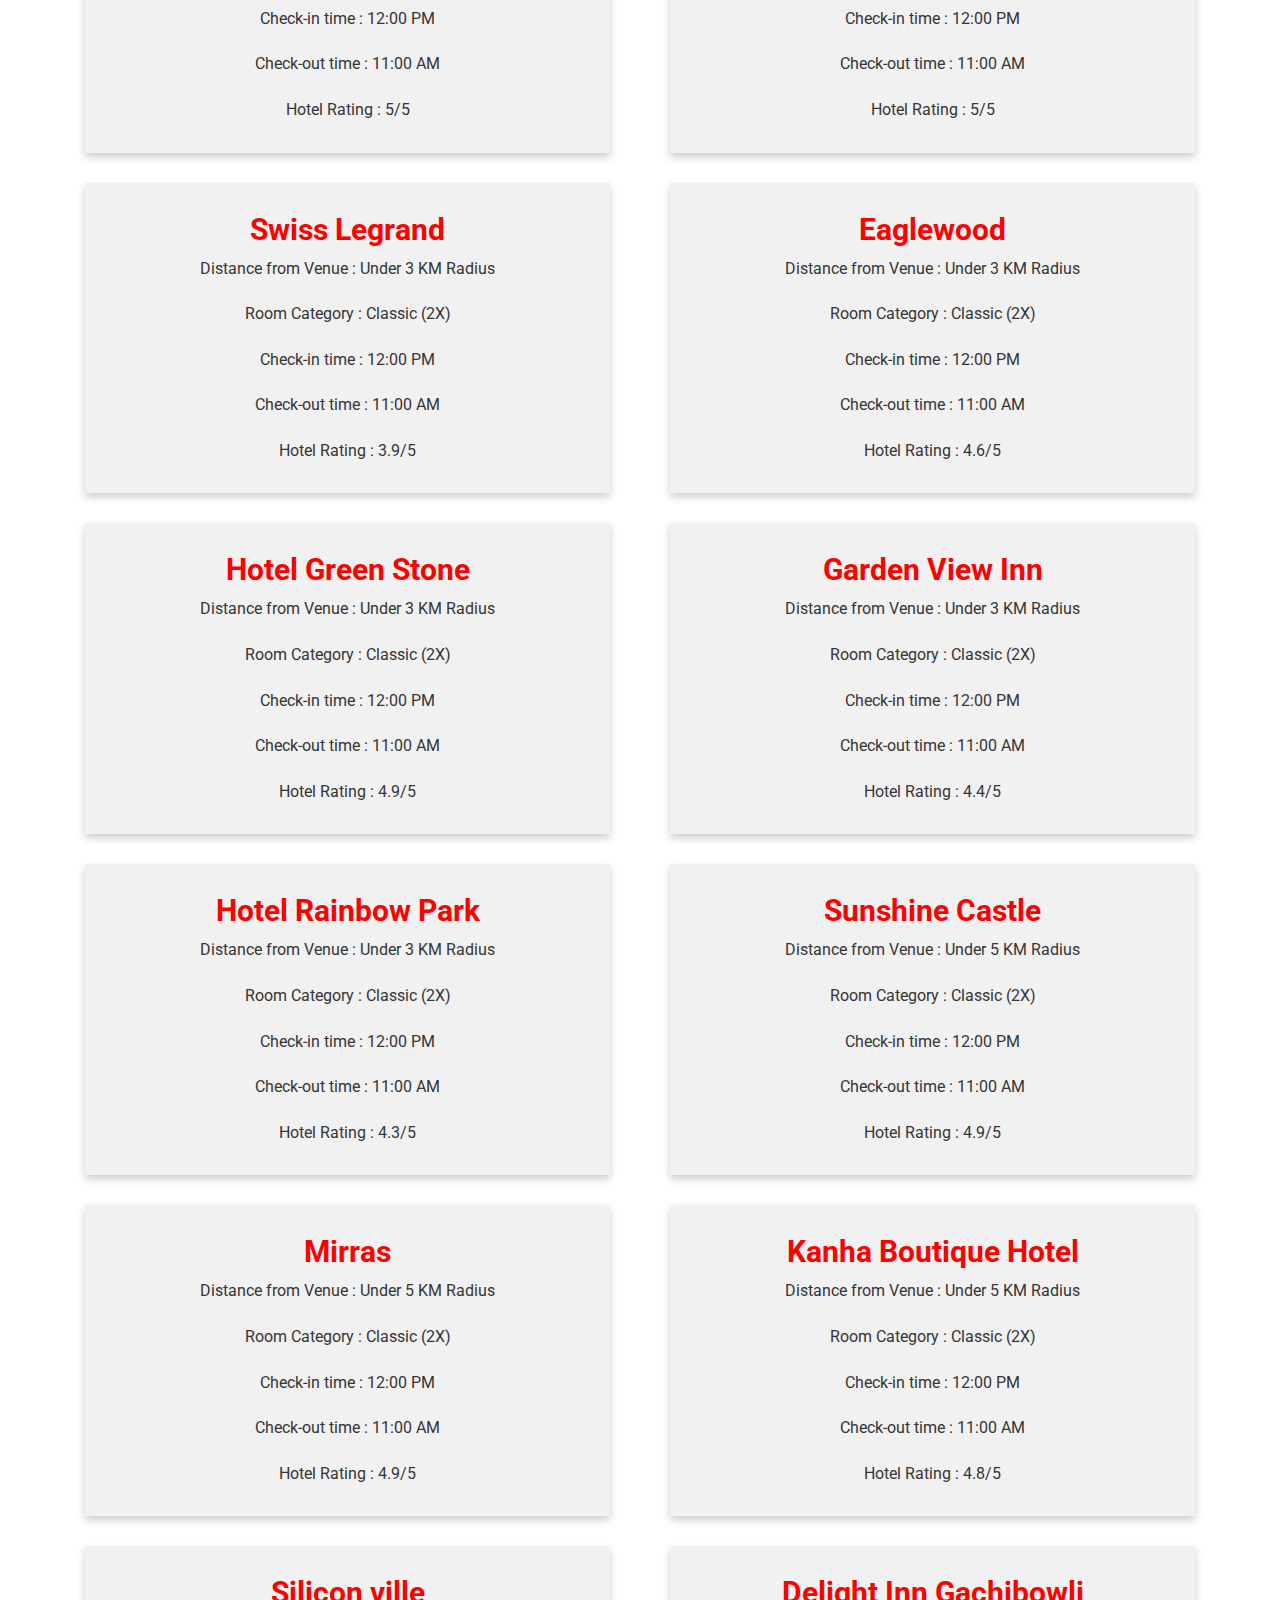
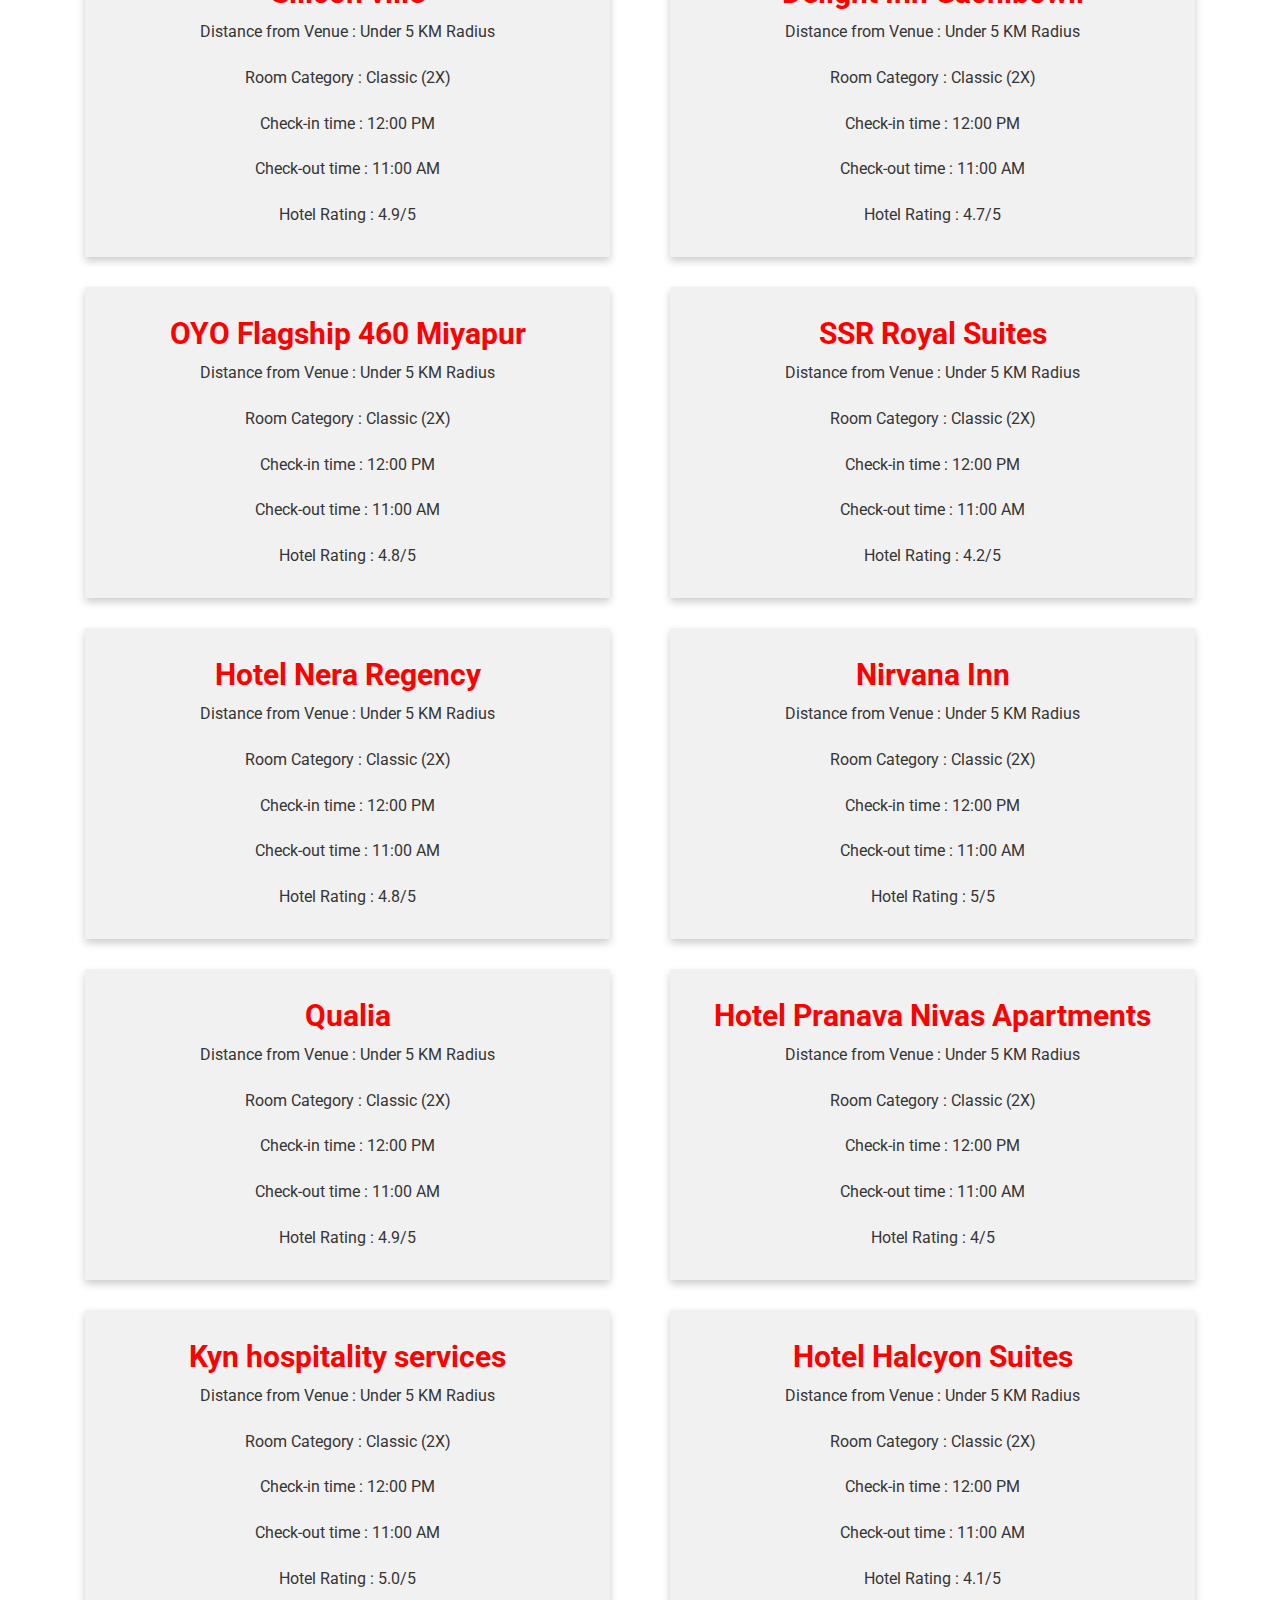
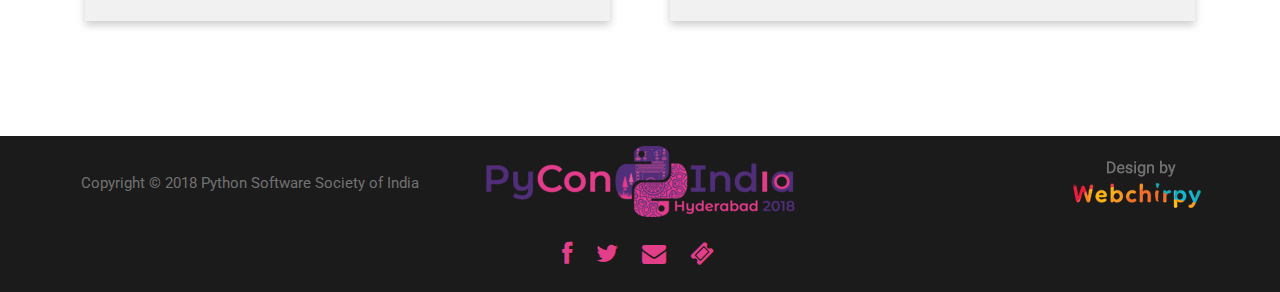
<file: hotels.html>
<!DOCTYPE html>
<html lang="en">

<head>
  <meta charset="utf-8">
  <meta name="viewport" content="width=device-width, initial-scale=1.0">
  <meta name="description" content="PyCon India, the premier conference in India on using and developing the Python programming language is conducted annually by the Python developer community and it attracts the best Python programmers from across the country and abroad.">
  <meta name="author" content="">

 <title>PyCon India 2018 in Hyderabad | October 5th to 9th</title>

  <!-- canonical URL -->
  <link rel="canonical" href="https://in.pycon.org/2018/faq.html">

  <!-- Bootstrap Core CSS -->
  <link href="custom/css/bootstrap.min.css" rel="stylesheet" type="text/css">
  <!-- Font Awesome Icons -->
  <link rel="stylesheet" href="./font-awesome/css/font-awesome.min.css">
  <!-- Global site tag (gtag.js) - Google Analytics -->
  <script async src="https://www.googletagmanager.com/gtag/js?id=UA-111617773-1"></script>
  <script>
    window.dataLayer = window.dataLayer || [];
    function gtag(){dataLayer.push(arguments);}
    gtag('js', new Date());

    gtag('config', 'UA-111617773-1');
</script>


  <!-- Fonts -->
  <link href="custom/css/animate.css" rel="stylesheet" />
  <link href="custom/css/style.css" rel="stylesheet">
  <link href="custom/css/scroll.css" rel="stylesheet">
  <link href="custom/css/buttons.css" rel="stylesheet">
   <link rel="shortcut icon" href="img/favicon.png">
  <link href="https://fonts.googleapis.com/css?family=Montserrat+Alternates:300,400,500,600" rel="stylesheet">
  <link href="https://fonts.googleapis.com/css?family=Roboto:300,400,500,700" rel="stylesheet">
</head>


<body id="page-top" data-spy="scroll" data-target=".navbar-custom">
  <!-- Preloader -->
  <!-- <div id="preloader">
    <div id="load"></div>
  </div> -->


  <nav class="navbar navbar-custom navbar-fixed-top top-nav-collapse">
    <div class="container" style="width: 1170px;">
      <a class="navbar-brand" rel="home" href="https://in.pycon.org/2018/" title="PyCon India 2018">
        <img src="./img/banner-logo.png" class="nav-logo" alt="banner-logo">
      </a>
      <div class="navbar-header">
      <button type="button" class="navbar-toggle collapsed" data-toggle="collapse" data-target="#bs-example-navbar-collapse-1" aria-expanded="false">
      <span class="sr-only">Toggle navigation</span>
      <span class="icon-bar"></span>
      <span class="icon-bar"></span>
      <span class="icon-bar"></span>
      </button>
      </div>

      <div class="collapse navbar-collapse" id="bs-example-navbar-collapse-1">
        <ul class="nav navbar-nav">
          <li><a href="index.html#journey">Journey</a></li>
          <li><a href="index.html#speakers">Keynotes</a></li>
          <li><a href="index.html#schedule">Schedule</a></li>
          <li class="dropdown">
            <a class="dropdown-toggle" data-toggle="dropdown" href="#">Events<span class="caret"></span>
            <ul class="dropdown-menu">
              <li><a href="https://in.pycon.org/cfp/devsprint-2018/proposals/">Devsprints</a></li>
              <li><a href="open-spaces.html">Open Spaces</a></li>
            </ul>
          </li>
          <li><a href="index.html#sponsors">Sponsors</a></li>
          <li><a href="https://in.pycon.org/blog/">Blog</a></li>
          <li class="dropdown active">
            <a class="dropdown-toggle" data-toggle="dropdown" href="#">Attend<span class="caret"></span>
            <ul class="dropdown-menu">
              <li><a href="index.html#tickets">Tickets</a></li>
              <li><a href="index.html#venue">Venue</a></li>
              <li><a href="travel.html">Traveling to Hyderabad</a></li>
              <li><a href="hotels.html">Hotels</a></li>
              <li><a href="https://goo.gl/forms/iqZ8I3xfzcXXLxQq2">Childcare</a></li>
            </ul>
          </li>
          <li><a href="faq.html">FAQ</a></li>
          <li class="dropdown">
            <a class="dropdown-toggle" data-toggle="dropdown" href="#">More<span class="caret"></span>
            <ul class="dropdown-menu">
              <li><a href="volunteer.html">Volunteer</a></li>
              <li><a href="https://goo.gl/forms/R4g5sxjZIXezvp7z1">Community Spaces</a></li>
              <li><a href="coc.html">COC</a></li>
              <li><a href="index.html#contact">Contact</a></li>
            </ul>
          </li>
        </ul>
      </div>
    </div>
  </nav>
    <!-- Section: about -->

  <section id="faq" class="home-section splitsection" style="margin-top:0">

    <div class="heading-about">
      <div class="container">
        <h2>Hotels</h2>
        <p>We are pleased to announce OYO Rooms as the Accomodation partner of PyCon India 2018. OYO is happy to host PyCon delegated with their best discounted prices. Feel free to approach Mr Chaitanya Oberoi for any bookings, modifications or other accommodation related issues.</p>
        <p>Send PYCON2018 on +91 78372 82141 or send your queries through SMS or Whatsapp in the given number and they will contact you.</p>

        <div class="row">
          <img src="./img/oyo_rooms_contact_banner.png" alt="OYO Contact" class="img-responsive">
        </div>

        <p>We have  listed below a number of Hotels from their listing which are in close proximity to the Venue.</p>

        <!-- New Row with 2 Cards -->
        <div class="row">
          <!-- Card 1 -->
          <div class="col-sm-12 col-md-6">
            <div class="card">
              <h2><b><a target="_blank" href="https://details.oyorooms.com/hotel_crs/b1m5yM0DJe49">Tara Residency</b></a></h4>
              <p>Distance from Venue : Under 3 KM Radius</p>
              <p>Room Category : Classic (2X)</p>
              <p>Check-in time : 12:00 PM</p>
              <p>Check-out time : 11:00 AM</p>
              <p>Hotel Rating : 5.00/5</p>
            </div>
          </div>
          <!-- Card 2 -->
          <div class="col-sm-12 col-md-6">
            <div class="card">
              <h2><b><a target="_blank" href="https://details.oyorooms.com/hotel_crs/tvvthfa6011">My Place Kondapur Hicc</b></a></h4>
              <p>Distance from Venue : Under 3 KM Radius</p>
              <p>Room Category : Classic (2X)</p>
              <p>Check-in time : 12:00 PM</p>
              <p>Check-out time : 11:00 AM</p>
              <p>Hotel Rating : 4.7/5</p>
              </div>
          </div>
        </div>
        <!-- End of Row -->

        <!-- New Row with 2 Cards -->
        <div class="row">
          <!-- Card 1 -->
          <div class="col-sm-12 col-md-6">
            <div class="card">
              <h2><b><a target="_blank" href="https://details.oyorooms.com/hotel_crs/69e5yfzemr9">Serene Nest</b></a></h4>
              <p>Distance from Venue : Under 3 KM Radius</p>
              <p>Room Category : Classic (2X)</p>
              <p>Check-in time : 12:00 PM</p>
              <p>Check-out time : 11:00 AM</p>
              <p>Hotel Rating : 5/5</p>
            </div>
          </div>
          <!-- Card 2 -->
          <div class="col-sm-12 col-md-6">
            <div class="card">
              <h2><b><a target="_blank" href="https://details.oyorooms.com/hotel_crs/a1b4qp4lv8k2">TreeInn Hytechs</b></a></h4>
              <p>Distance from Venue : Under 3 KM Radius</p>
              <p>Room Category : Classic (2X)</p>
              <p>Check-in time : 12:00 PM</p>
              <p>Check-out time : 11:00 AM</p>
              <p>Hotel Rating : 4.8/5</p>
            </div>
          </div>
        </div>
        <!-- End of Row -->

        <!-- New Row with 2 Cards -->
        <div class="row">
          <!-- Card 1 -->
          <div class="col-sm-12 col-md-6">
            <div class="card">
              <h2><b><a target="_blank" href="https://details.oyorooms.com/hotel_crs/h1a85gb8bwr3">Hotel Annapurna</b></a></h4>
              <p>Distance from Venue : Under 3 KM Radius</p>
              <p>Room Category : Classic (2X)</p>
              <p>Check-in time : 12:00 PM</p>
              <p>Check-out time : 11:00 AM</p>
              <p>Hotel Rating : 4.8/5</p>
            </div>
          </div>
          <!-- Card 2 -->
          <div class="col-sm-12 col-md-6">
            <div class="card">
              <h2><b><a target="_blank" href="https://details.oyorooms.com/hotel_crs/ajh3b95gw5l8">Iconic Living</b></a></h4>
              <p>Distance from Venue : Under 3 KM Radius</p>
              <p>Room Category : Classic (2X)</p>
              <p>Check-in time : 12:00 PM</p>
              <p>Check-out time : 11:00 AM</p>
              <p>Hotel Rating : 5/5</p>
            </div>
          </div>
        </div>
        <!-- End of Row -->

        <!-- New Row with 2 Cards -->
        <div class="row">
          <!-- Card 1 -->
          <div class="col-sm-12 col-md-6">
            <div class="card">
              <h2><b><a target="_blank" href="https://details.oyorooms.com/hotel_crs/3r6np0bpgc24">Hotel Saharsh Grand</b></a></h4>
              <p>Distance from Venue : Under 3 KM Radius</p>
              <p>Room Category : Classic (2X)</p>
              <p>Check-in time : 12:00 PM</p>
              <p>Check-out time : 11:00 AM</p>
              <p>Hotel Rating : 5/5</p>
            </div>
          </div>
          <!-- Card 2 -->
          <div class="col-sm-12 col-md-6">
            <div class="card">
              <h2><b><a target="_blank" href="https://details.oyorooms.com/hotel_crs/3r6np0bpgc24">Hotel Saharsh Grand</b></a></h4>
              <p>Distance from Venue : Under 3 KM Radius</p>
              <p>Room Category : Classic (2X)</p>
              <p>Check-in time : 12:00 PM</p>
              <p>Check-out time : 11:00 AM</p>
              <p>Hotel Rating : 5/5</p>
            </div>
          </div>
        </div>
        <!-- End of Row -->

        <!-- New Row with 2 Cards -->
        <div class="row">
          <!-- Card 1 -->
          <div class="col-sm-12 col-md-6">
            <div class="card">
              <h2><b><a target="_blank" href="https://details.oyorooms.com/hotel_crs/gaea35isa161">Swiss Legrand</b></a></h4>
              <p>Distance from Venue : Under 3 KM Radius</p>
              <p>Room Category : Classic (2X)</p>
              <p>Check-in time : 12:00 PM</p>
              <p>Check-out time : 11:00 AM</p>
              <p>Hotel Rating : 3.9/5</p>
            </div>
          </div>
          <!-- Card 2 -->
          <div class="col-sm-12 col-md-6">
            <div class="card">
              <h2><b><a target="_blank" href="https://details.oyorooms.com/hotel_crs/1qvpk5wc8a97">Eaglewood</b></a></h4>
              <p>Distance from Venue : Under 3 KM Radius</p>
              <p>Room Category : Classic (2X)</p>
              <p>Check-in time : 12:00 PM</p>
              <p>Check-out time : 11:00 AM</p>
              <p>Hotel Rating : 4.6/5</p>
            </div>
          </div>
        </div>
        <!-- End of Row -->

        <!-- New Row with 2 Cards -->
        <div class="row">
          <!-- Card 1 -->
          <div class="col-sm-12 col-md-6">
            <div class="card">
              <h2><b><a target="_blank" href="https://details.oyorooms.com/hotel_crs/f3pwy6nq41w6">Hotel Green Stone</b></a></h4>
              <p>Distance from Venue : Under 3 KM Radius</p>
              <p>Room Category : Classic (2X)</p>
              <p>Check-in time : 12:00 PM</p>
              <p>Check-out time : 11:00 AM</p>
              <p>Hotel Rating : 4.9/5</p>
            </div>
          </div>
          <!-- Card 2 -->
          <div class="col-sm-12 col-md-6">
            <div class="card">
              <h2><b><a target="_blank" href="https://details.oyorooms.com/hotel_crs/1wyj7eu1r4a9">Garden View Inn</b></a></h4>
              <p>Distance from Venue : Under 3 KM Radius</p>
              <p>Room Category : Classic (2X)</p>
              <p>Check-in time : 12:00 PM</p>
              <p>Check-out time : 11:00 AM</p>
              <p>Hotel Rating : 4.4/5</p>
            </div>
          </div>
        </div>
        <!-- End of Row -->

        <!-- New Row with 2 Cards -->
        <div class="row">
          <!-- Card 1 -->
          <div class="col-sm-12 col-md-6">
            <div class="card">
              <h2><b><a target="_blank" href="https://details.oyorooms.com/hotel_crs/o3o7d1sn1wf8">Hotel Rainbow Park</b></a></h4>
              <p>Distance from Venue : Under 3 KM Radius</p>
              <p>Room Category : Classic (2X)</p>
              <p>Check-in time : 12:00 PM</p>
              <p>Check-out time : 11:00 AM</p>
              <p>Hotel Rating : 4.3/5</p>
            </div>
          </div>
          <!-- Card 2 -->
          <div class="col-sm-12 col-md-6">
            <div class="card">
              <h2><b><a target="_blank" href="https://details.oyorooms.com/hotel_crs/PH1Q7QD8K2t8">Sunshine Castle</b></a></h4>
              <p>Distance from Venue : Under 5 KM Radius</p>
              <p>Room Category : Classic (2X)</p>
              <p>Check-in time : 12:00 PM</p>
              <p>Check-out time : 11:00 AM</p>
              <p>Hotel Rating : 4.9/5</p>
            </div>
          </div>
        </div>
        <!-- End of Row -->

        <!-- New Row with 2 Cards -->
        <div class="row">
          <!-- Card 1 -->
          <div class="col-sm-12 col-md-6">
            <div class="card">
              <h2><b><a target="_blank" href="https://details.oyorooms.com/hotel_crs/p171e9rmylm2">Mirras</b></a></h4>
              <p>Distance from Venue : Under 5 KM Radius</p>
              <p>Room Category : Classic (2X)</p>
              <p>Check-in time : 12:00 PM</p>
              <p>Check-out time : 11:00 AM</p>
              <p>Hotel Rating : 4.9/5</p>
            </div>
          </div>
          <!-- Card 2 -->
          <div class="col-sm-12 col-md-6">
            <div class="card">
              <h2><b><a target="_blank" href="https://details.oyorooms.com/hotel_crs/n1dhk28d6ua8">Kanha Boutique Hotel</b></a></h4>
              <p>Distance from Venue : Under 5 KM Radius</p>
              <p>Room Category : Classic (2X)</p>
              <p>Check-in time : 12:00 PM</p>
              <p>Check-out time : 11:00 AM</p>
              <p>Hotel Rating : 4.8/5</p>
            </div>
          </div>
        </div>
        <!-- End of Row -->

        <!-- New Row with 2 Cards -->
        <div class="row">
          <!-- Card 1 -->
          <div class="col-sm-12 col-md-6">
            <div class="card">
              <h2><b><a target="_blank" href="https://details.oyorooms.com/hotel_crs/w38lmqsm7l12">Silicon ville</b></a></h4>
              <p>Distance from Venue : Under 5 KM Radius</p>
              <p>Room Category : Classic (2X)</p>
              <p>Check-in time : 12:00 PM</p>
              <p>Check-out time : 11:00 AM</p>
              <p>Hotel Rating : 4.9/5</p>
            </div>
          </div>
          <!-- Card 2 -->
          <div class="col-sm-12 col-md-6">
            <div class="card">
              <h2><b><a target="_blank" href="https://details.oyorooms.com/hotel_crs/14P5irVON2U8">Delight Inn Gachibowli</b></a></h4>
              <p>Distance from Venue : Under 5 KM Radius</p>
              <p>Room Category : Classic (2X)</p>
              <p>Check-in time : 12:00 PM</p>
              <p>Check-out time : 11:00 AM</p>
              <p>Hotel Rating : 4.7/5</p>
            </div>
          </div>
        </div>
        <!-- End of Row -->

        <!-- New Row with 2 Cards -->
        <div class="row">
          <!-- Card 1 -->
          <div class="col-sm-12 col-md-6">
            <div class="card">
              <h2><b><a target="_blank" href="https://details.oyorooms.com/hotel_crs/VYUt14Vr5w65">OYO Flagship 460 Miyapur</b></a></h4>
              <p>Distance from Venue : Under 5 KM Radius</p>
              <p>Room Category : Classic (2X)</p>
              <p>Check-in time : 12:00 PM</p>
              <p>Check-out time : 11:00 AM</p>
              <p>Hotel Rating : 4.8/5</p>
            </div>
          </div>
          <!-- Card 2 -->
          <div class="col-sm-12 col-md-6">
            <div class="card">
              <h2><b><a target="_blank" href="https://details.oyorooms.com/hotel_crs/1CwiA7f71nk3">SSR Royal Suites</b></a></h4>
              <p>Distance from Venue : Under 5 KM Radius</p>
              <p>Room Category : Classic (2X)</p>
              <p>Check-in time : 12:00 PM</p>
              <p>Check-out time : 11:00 AM</p>
              <p>Hotel Rating : 4.2/5</p>
            </div>
          </div>
        </div>
        <!-- End of Row -->

        <!-- New Row with 2 Cards -->
        <div class="row">
          <!-- Card 1 -->
          <div class="col-sm-12 col-md-6">
            <div class="card">
              <h2><b><a target="_blank" href="https://details.oyorooms.com/hotel_crs/o10TK0Datd2">Hotel Nera Regency</b></a></h4>
              <p>Distance from Venue : Under 5 KM Radius</p>
              <p>Room Category : Classic (2X)</p>
              <p>Check-in time : 12:00 PM</p>
              <p>Check-out time : 11:00 AM</p>
              <p>Hotel Rating : 4.8/5</p>
            </div>
          </div>
          <!-- Card 2 -->
          <div class="col-sm-12 col-md-6">
            <div class="card">
              <h2><b><a target="_blank" href="https://details.oyorooms.com/hotel_crs/17nll7evw8c6">Nirvana Inn</b></a></h4>
              <p>Distance from Venue : Under 5 KM Radius</p>
              <p>Room Category : Classic (2X)</p>
              <p>Check-in time : 12:00 PM</p>
              <p>Check-out time : 11:00 AM</p>
              <p>Hotel Rating : 5/5</p>
            </div>
          </div>
        </div>
        <!-- End of Row -->

        <!-- New Row with 2 Cards -->
        <div class="row">
          <!-- Card 1 -->
          <div class="col-sm-12 col-md-6">
            <div class="card">
              <h2><b><a target="_blank" href="https://details.oyorooms.com/hotel_crs/WiFOJ35I7f13">Qualia</b></a></h4>
              <p>Distance from Venue : Under 5 KM Radius</p>
              <p>Room Category : Classic (2X)</p>
              <p>Check-in time : 12:00 PM</p>
              <p>Check-out time : 11:00 AM</p>
              <p>Hotel Rating : 4.9/5</p>
            </div>
          </div>
          <!-- Card 2 -->
          <div class="col-sm-12 col-md-6">
            <div class="card">
              <h2><b><a target="_blank" href="https://details.oyorooms.com/hotel_crs/y1jdm28VvD9">Hotel Pranava Nivas Apartments</b></a></h4>
              <p>Distance from Venue : Under 5 KM Radius</p>
              <p>Room Category : Classic (2X)</p>
              <p>Check-in time : 12:00 PM</p>
              <p>Check-out time : 11:00 AM</p>
              <p>Hotel Rating : 4/5</p>
            </div>
          </div>
        </div>
        <!-- End of Row -->

        <!-- New Row with 2 Cards -->
        <div class="row">
          <!-- Card 1 -->
          <div class="col-sm-12 col-md-6">
            <div class="card">
              <h2><b><a target="_blank" href="https://details.oyorooms.com/hotel_crs/wlyHjv37r019">Kyn hospitality services</b></a></h4>
              <p>Distance from Venue : Under 5 KM Radius</p>
              <p>Room Category : Classic (2X)</p>
              <p>Check-in time : 12:00 PM</p>
              <p>Check-out time : 11:00 AM</p>
              <p>Hotel Rating : 5.0/5</p>
            </div>
          </div>
          <!-- Card 2 -->
          <div class="col-sm-12 col-md-6">
            <div class="card">
              <h2><b><a target="_blank" href="https://details.oyorooms.com/hotel_crs/Sp21Sm7tNn5">Hotel Halcyon Suites</b></a></h4>
              <p>Distance from Venue : Under 5 KM Radius</p>
              <p>Room Category : Classic (2X)</p>
              <p>Check-in time : 12:00 PM</p>
              <p>Check-out time : 11:00 AM</p>
              <p>Hotel Rating : 4.1/5</p>
            </div>
          </div>
        </div>
        <!-- End of Row -->
      </div>

    </div>

  </section>

  <!-- /Section: about -->

  <footer>
    <div class="container">
      <div class="row">
        <div class="col-md-4">
          <p>Copyright © 2018 Python Software Society of India</p>
        </div>
        <div class="col-md-4">
          <img src="img/footer-logo.png" alt="image">
          <br>
          <br>
          <ul class="list-inline">
            <li><a href="https://www.facebook.com/PyConIndia" target="_blank" class="icon"><i class="fa fa-facebook" aria-hidden="true"></i></a></li>
            <li><a href="https://twitter.com/pyconindia" target="_blank" class="icon"><i class="fa fa-twitter" aria-hidden="true"></i></a></li>
            <li><a href="https://mail.python.org/mailman/listinfo/inpycon" target="_blank" class="icon"><i class="fa fa-envelope" aria-hidden="true"></i></a></li>
            <li><a href="mailto:tickets@hydpy.org" class="icon"><i class="fa fa-ticket" aria-hidden="true"></i></a></li>
          </ul>
        </div>
        <div class="col-md-4">
          <a href="http://webchirpy.com" target="_blank"> <img src="img/wc.png" alt="image" class="pull-right img-responsive"> </a>
        </div>
      </div>
    </div>
  </footer>

  <!-- Core JavaScript Files -->
  <script src="js/jquery.min.js"></script>
  <script src="js/bootstrap.min.js"></script>
  <script src="js/jquery.easing.min.js"></script>
  <script src="js/jquery.scrollTo.js"></script>
  <script src="js/wow.min.js"></script>
  <script src="js/custom.js"></script>
  <script src="js/jtline.js"></script>
  <script src="js/canvas.js"></script>
</body>
</html>
</file>
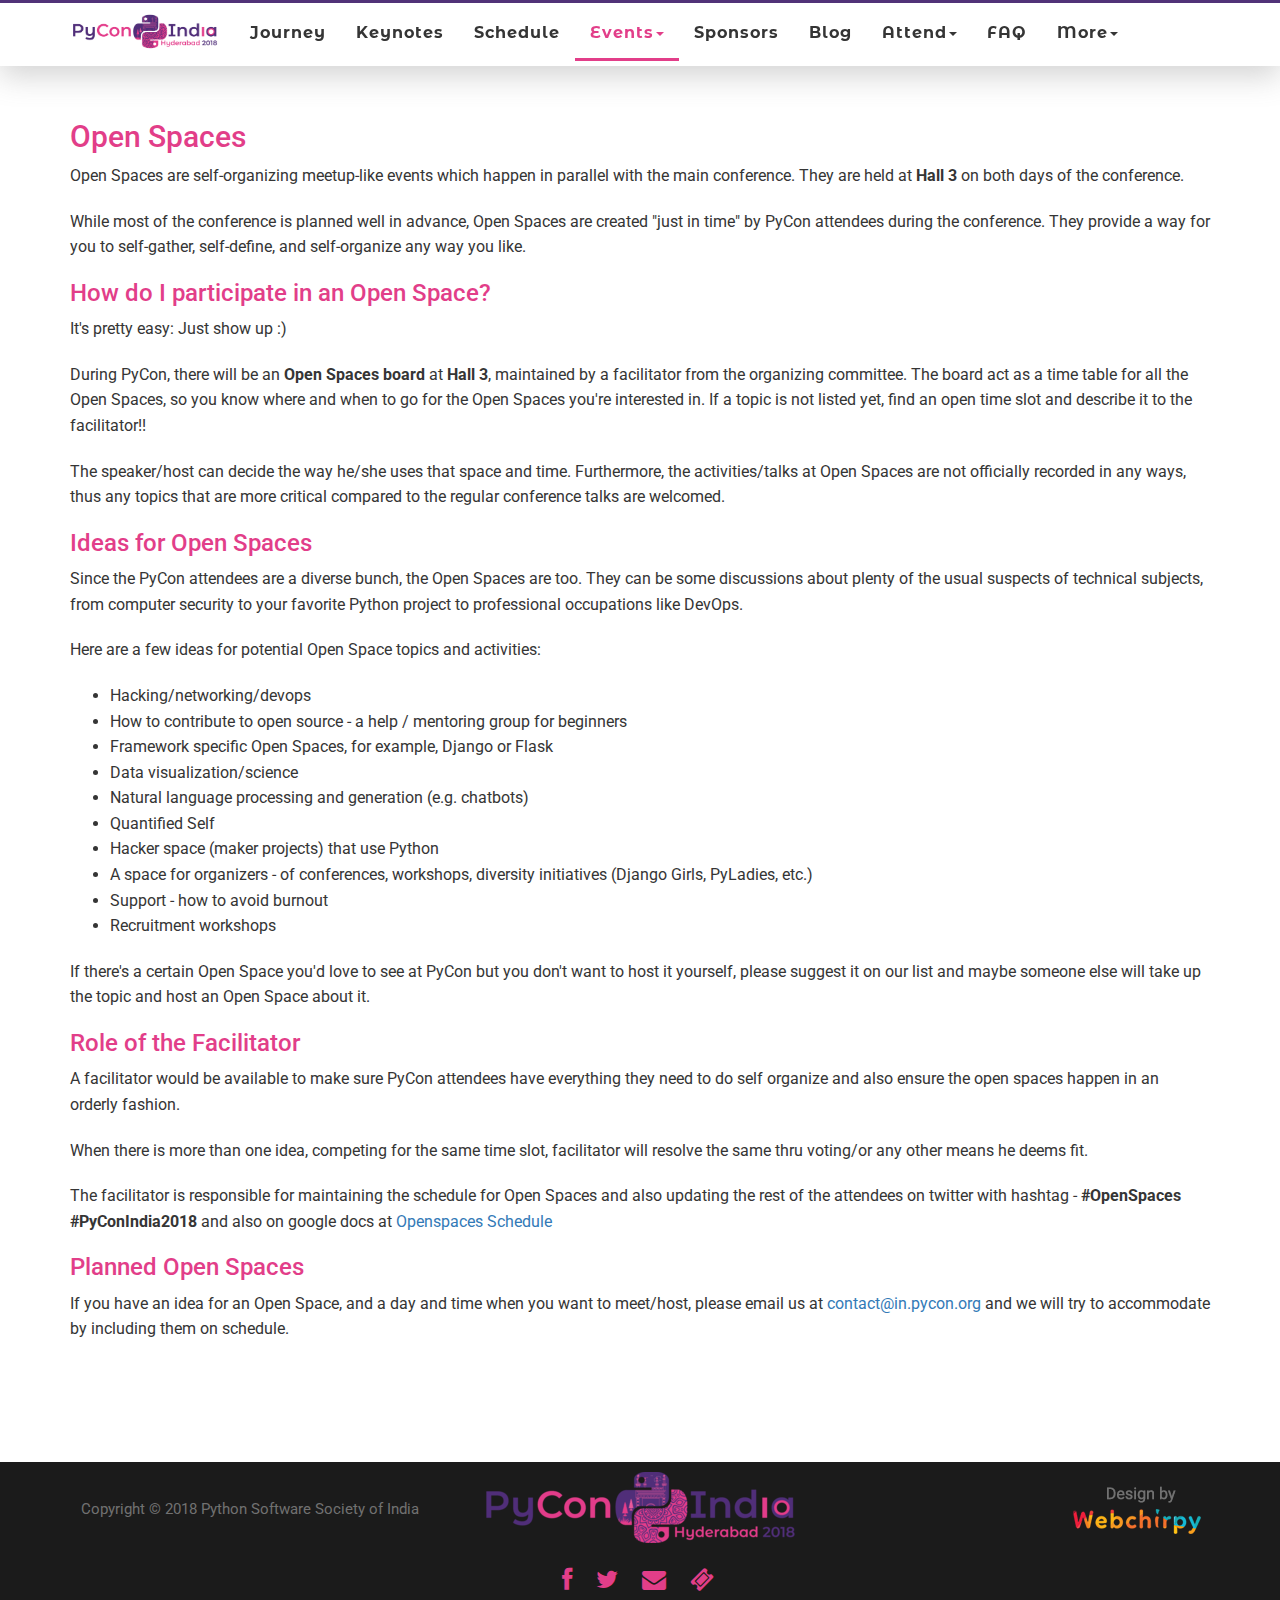
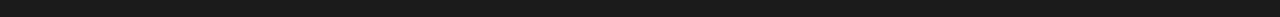
<file: open-spaces.html>
<!DOCTYPE html>
<html lang="en">

<head>
  <meta charset="utf-8">
  <meta name="viewport" content="width=device-width, initial-scale=1.0">
  <meta name="description" content="PyCon India, the premier conference in India on using and developing the Python programming language is conducted annually by the Python developer community and it attracts the best Python programmers from across the country and abroad.">
  <meta name="author" content="">

 <title>PyCon India 2018 in Hyderabad | October 5th to 9th</title>

  <!-- canonical URL -->
  <link rel="canonical" href="https://in.pycon.org/2018/faq.html">

  <!-- Bootstrap Core CSS -->
  <link href="custom/css/bootstrap.min.css" rel="stylesheet" type="text/css">
  <!-- Font Awesome Icons -->
  <link rel="stylesheet" href="./font-awesome/css/font-awesome.min.css">
  <!-- Global site tag (gtag.js) - Google Analytics -->
  <script async src="https://www.googletagmanager.com/gtag/js?id=UA-111617773-1"></script>
  <script>
    window.dataLayer = window.dataLayer || [];
    function gtag(){dataLayer.push(arguments);}
    gtag('js', new Date());

    gtag('config', 'UA-111617773-1');
</script>


  <!-- Fonts -->
  <link href="custom/css/animate.css" rel="stylesheet" />
  <link href="custom/css/style.css" rel="stylesheet">
  <link href="custom/css/scroll.css" rel="stylesheet">
  <link href="custom/css/buttons.css" rel="stylesheet">
   <link rel="shortcut icon" href="img/favicon.png">
  <link href="https://fonts.googleapis.com/css?family=Montserrat+Alternates:300,400,500,600" rel="stylesheet">
  <link href="https://fonts.googleapis.com/css?family=Roboto:300,400,500,700" rel="stylesheet">
</head>


<body id="page-top" data-spy="scroll" data-target=".navbar-custom">
  <!-- Preloader -->
  <!-- <div id="preloader">
    <div id="load"></div>
  </div> -->


  <nav class="navbar navbar-custom navbar-fixed-top top-nav-collapse">
    <div class="container" style="width: 1170px;">
      <a class="navbar-brand" rel="home" href="https://in.pycon.org/2018/" title="PyCon India 2018">
        <img src="./img/banner-logo.png" class="nav-logo" alt="banner-logo">
      </a>
      <div class="navbar-header">
      <button type="button" class="navbar-toggle collapsed" data-toggle="collapse" data-target="#bs-example-navbar-collapse-1" aria-expanded="false">
      <span class="sr-only">Toggle navigation</span>
      <span class="icon-bar"></span>
      <span class="icon-bar"></span>
      <span class="icon-bar"></span>
      </button>
      </div>

      <div class="collapse navbar-collapse" id="bs-example-navbar-collapse-1">
        <ul class="nav navbar-nav">
          <li><a href="index.html#journey">Journey</a></li>
          <li><a href="index.html#speakers">Keynotes</a></li>
          <li><a href="index.html#schedule">Schedule</a></li>
          <li class="dropdown active">
            <a class="dropdown-toggle" data-toggle="dropdown" href="#">Events<span class="caret"></span>
            <ul class="dropdown-menu">
              <li><a href="https://in.pycon.org/cfp/devsprint-2018/proposals/">Devsprints</a></li>
              <li><a href="open-spaces.html">Open Spaces</a></li>
            </ul>
          </li>
          <li><a href="index.html#sponsors">Sponsors</a></li>
          <li><a href="https://in.pycon.org/blog/">Blog</a></li>
          <li class="dropdown">
            <a class="dropdown-toggle" data-toggle="dropdown" href="#">Attend<span class="caret"></span>
            <ul class="dropdown-menu">
              <li><a href="index.html#tickets">Tickets</a></li>
              <li><a href="index.html#venue">Venue</a></li>
              <li><a href="travel.html">Traveling to Hyderabad</a></li>
              <li><a href="hotels.html">Hotels</a></li>
              <li><a href="https://goo.gl/forms/iqZ8I3xfzcXXLxQq2">Childcare</a></li>
            </ul>
          </li>
          <li><a href="faq.html">FAQ</a></li>
          <li class="dropdown">
            <a class="dropdown-toggle" data-toggle="dropdown" href="#">More<span class="caret"></span>
            <ul class="dropdown-menu">
              <li><a href="volunteer.html">Volunteer</a></li>
              <li><a href="https://goo.gl/forms/R4g5sxjZIXezvp7z1">Community Spaces</a></li>
              <li><a href="coc.html">COC</a></li>
              <li><a href="index.html#contact">Contact</a></li>
            </ul>
          </li>
        </ul>
      </div>
    </div>
  </nav>
    <!-- Section: about -->

  <section id="faq" class="home-section splitsection" style="margin-top:0">

    <div class="heading-about">
      <div class="container">
        <h2>Open Spaces</h2>
        <p>Open Spaces are self-organizing meetup-like events which happen in parallel with the main conference. They are held at <b>Hall 3</b> on both days of the conference.</p>

        <p>While most of the conference is planned well in advance, Open Spaces are created "just in time" by PyCon attendees during the conference. They provide a way for you to self-gather, self-define, and self-organize any way you like.</p>

        <h3>How do I participate in an Open Space?</h3>
        <p>It's pretty easy: Just show up :)</p>

        <p>During PyCon, there will be an <b>Open Spaces board</b> at <b>Hall 3</b>, maintained by a facilitator from the organizing committee. The board act as a time table for all the Open Spaces, so you know where and when to go for the Open Spaces you're interested in. If a topic is not listed yet, find an open time slot and describe it to the facilitator!!</p>

        <p>The speaker/host can decide the way he/she uses that space and time. Furthermore, the activities/talks at Open Spaces are not officially recorded in any ways, thus any topics that are more critical compared to the regular conference talks are welcomed.</p>

        <h3>Ideas for Open Spaces</h3>
        <p>Since the PyCon attendees are a diverse bunch, the Open Spaces are too. They can be some discussions about plenty of the usual suspects of technical subjects, from computer security to your favorite Python project to professional occupations like DevOps.</p>

        <p>Here are a few ideas for potential Open Space topics and activities:</p>

        <ul class="list">
          <li>Hacking/networking/devops</li>
          <li>How to contribute to open source - a help / mentoring group for beginners</li>
          <li>Framework specific Open Spaces, for example, Django or Flask</li>
          <li>Data visualization/science</li>
          <li>Natural language processing and generation (e.g. chatbots)</li>
          <li>Quantified Self</li>
          <li>Hacker space (maker projects) that use Python</li>
          <li>A space for organizers - of conferences, workshops, diversity initiatives (Django Girls, PyLadies, etc.)</li>
          <li>Support - how to avoid burnout</li>
          <li>Recruitment workshops</li>
        </ul>

        <p>If there's a certain Open Space you'd love to see at PyCon but you don't want to host it yourself, please suggest it on our list and maybe someone else will take up the topic and host an Open Space about it.</p>

        <h3>Role of the Facilitator</h3>
        <p>A facilitator would be available to make sure PyCon attendees have everything they need to do self organize and also ensure the open spaces happen in an orderly fashion.</p>

        <p>When there is more than one idea, competing for the same time slot, facilitator will resolve the same thru voting/or any other means he deems fit.</p>

        <p>The facilitator is responsible for maintaining the schedule for Open Spaces and also updating the rest of the attendees on twitter with hashtag - <b>#OpenSpaces #PyConIndia2018</b> and also on google docs at <a href="https://docs.google.com/spreadsheets/d/1aNsRCxMNKZ4vFxSvX7BU4YvfnYP1QjSTQbMi5_pIHhI/edit?usp=sharing" target="_blank">Openspaces Schedule</a></p>

        <h3>Planned Open Spaces</h3>
        <p>If you have an idea for an Open Space, and a day and time when you want to meet/host, please email us at <a href="mailto:contact@in.pycon.org">contact@in.pycon.org</a>  and we will try to accommodate by including them on schedule.</p>
      </div>

    </div>

  </section>

  <!-- /Section: about -->

  <footer>
    <div class="container">
      <div class="row">
        <div class="col-md-4">
          <p>Copyright © 2018 Python Software Society of India</p>
        </div>
        <div class="col-md-4">
          <img src="img/footer-logo.png" alt="image">
          <br>
          <br>
          <ul class="list-inline">
            <li><a href="https://www.facebook.com/PyConIndia" target="_blank" class="icon"><i class="fa fa-facebook" aria-hidden="true"></i></a></li>
            <li><a href="https://twitter.com/pyconindia" target="_blank" class="icon"><i class="fa fa-twitter" aria-hidden="true"></i></a></li>
            <li><a href="https://mail.python.org/mailman/listinfo/inpycon" target="_blank" class="icon"><i class="fa fa-envelope" aria-hidden="true"></i></a></li>
            <li><a href="mailto:tickets@hydpy.org" class="icon"><i class="fa fa-ticket" aria-hidden="true"></i></a></li>
          </ul>
        </div>
        <div class="col-md-4">
          <a href="http://webchirpy.com" target="_blank"> <img src="img/wc.png" alt="image" class="pull-right img-responsive"> </a>
        </div>
      </div>
    </div>
  </footer>

  <!-- Core JavaScript Files -->
  <script src="js/jquery.min.js"></script>
  <script src="js/bootstrap.min.js"></script>
  <script src="js/jquery.easing.min.js"></script>
  <script src="js/jquery.scrollTo.js"></script>
  <script src="js/wow.min.js"></script>
  <script src="js/custom.js"></script>
  <script src="js/jtline.js"></script>
  <script src="js/canvas.js"></script>
</body>
</html>
</file>
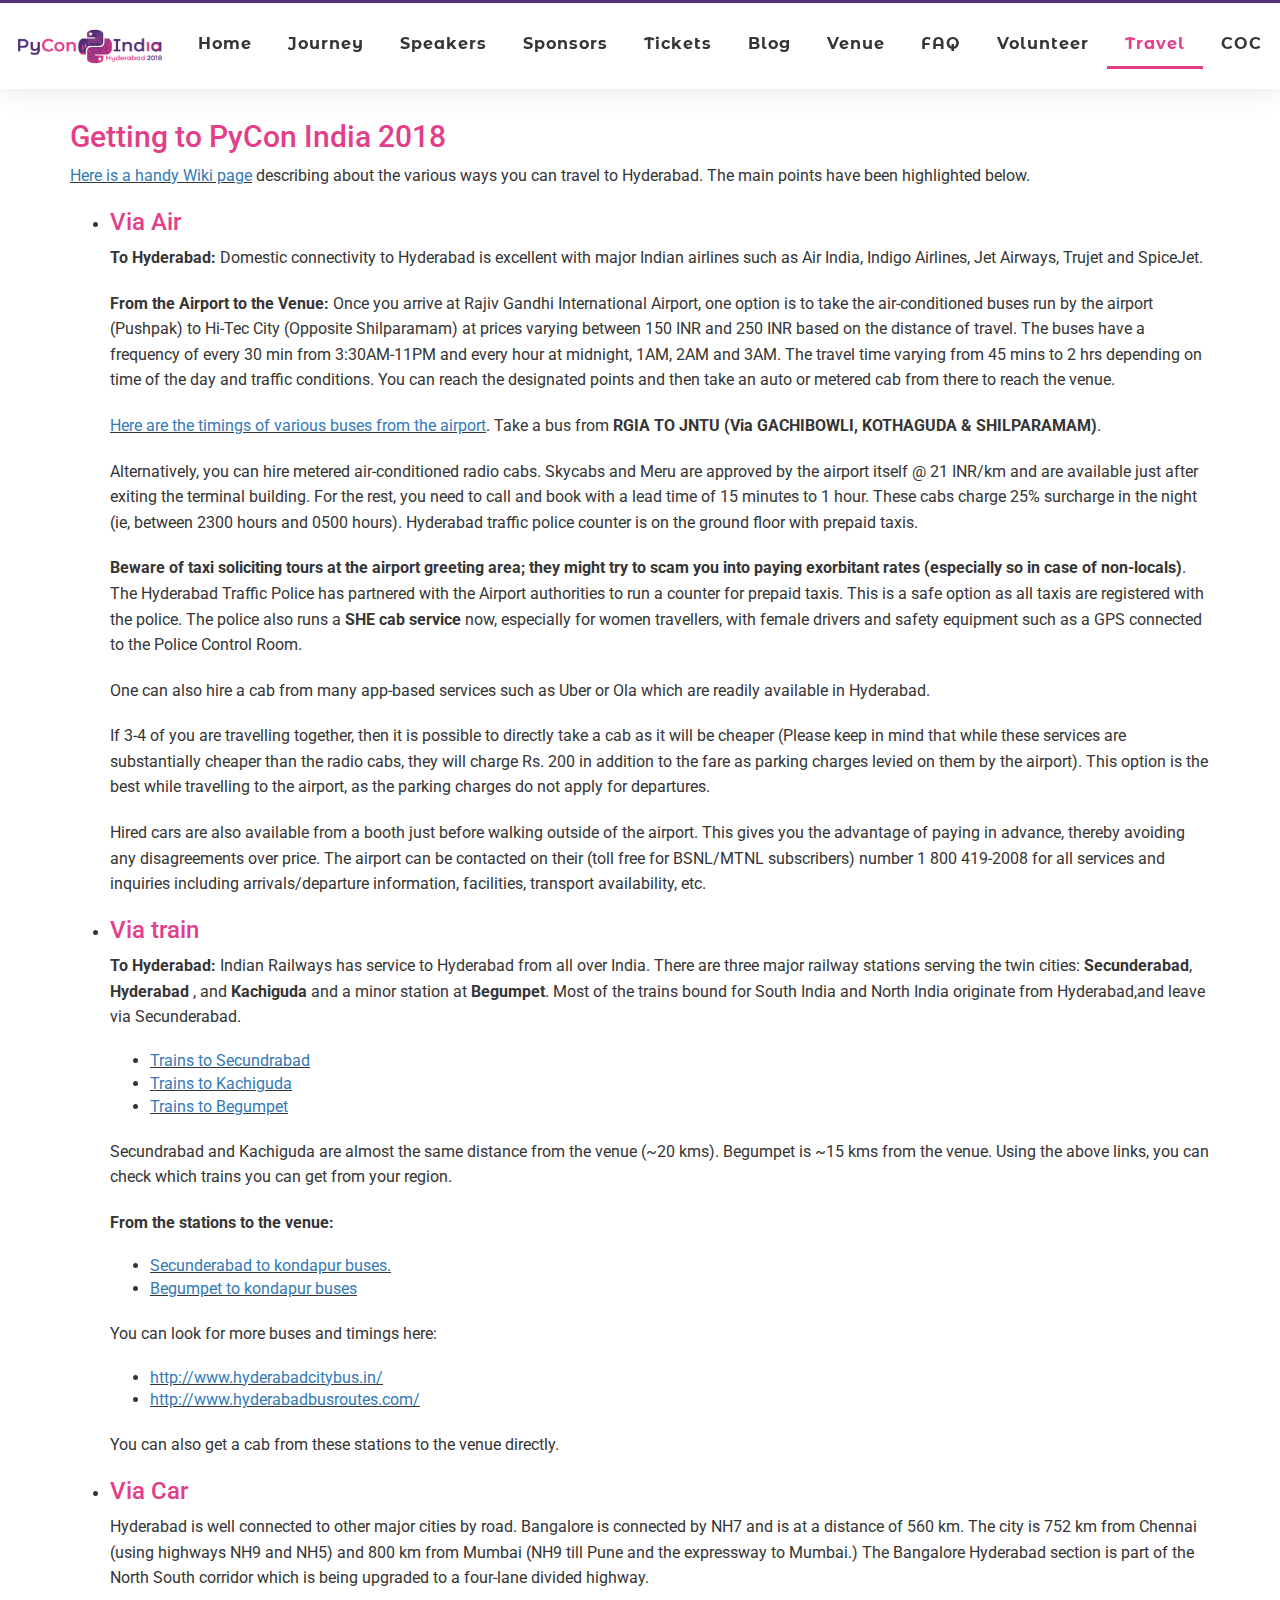
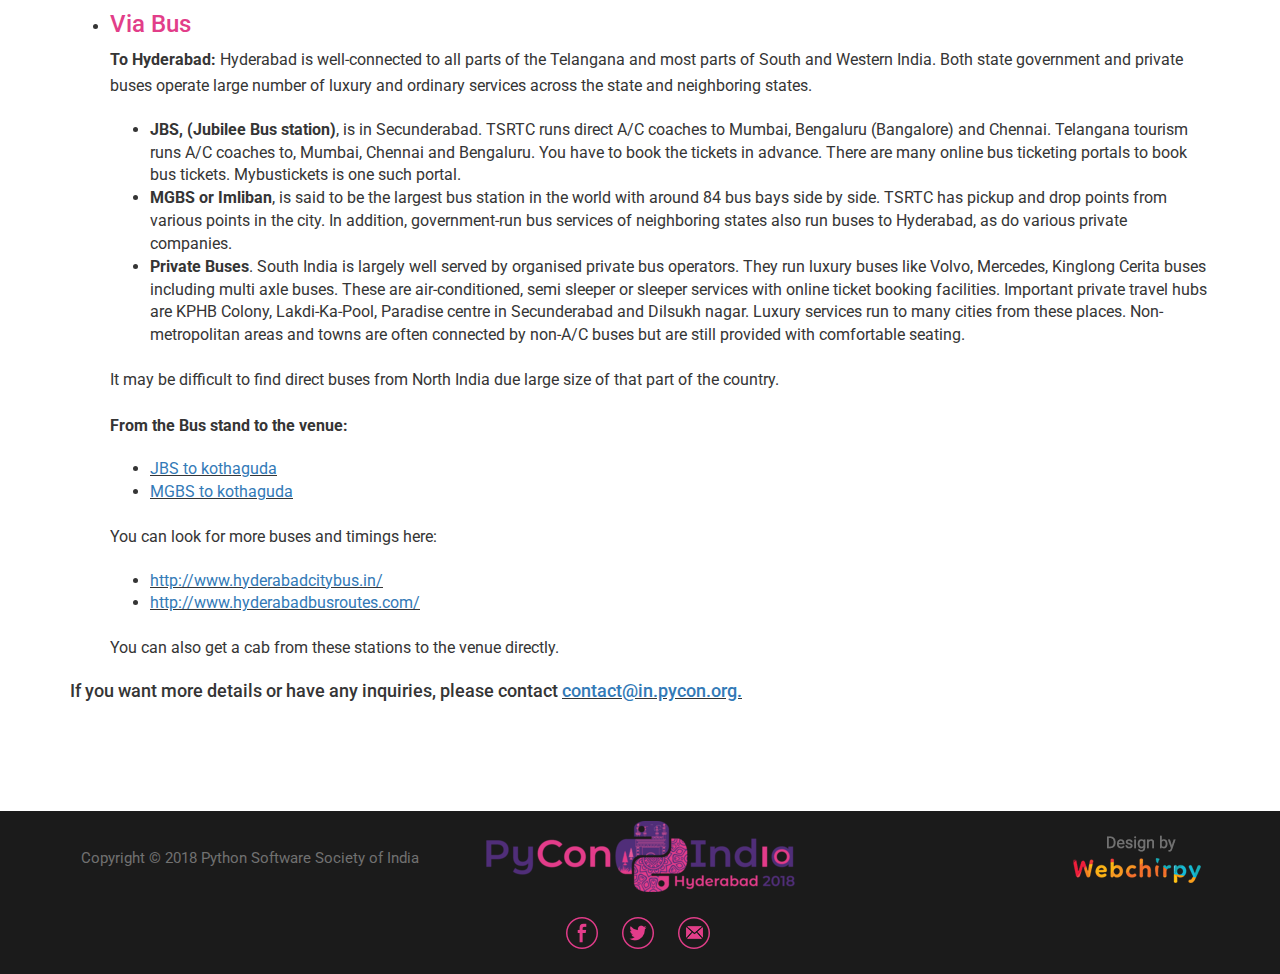
<file: travel-2018.html>
<!DOCTYPE html>
<html lang="en">

<head>
  <meta charset="utf-8">
  <meta name="viewport" content="width=device-width, initial-scale=1.0">
  <meta name="description" content="PyCon India, the premier conference in India on using and developing the Python programming language is conducted annually by the Python developer community and it attracts the best Python programmers from across the country and abroad.">
  <meta name="author" content="">

  <title>PyCon India 2018 in Hyderabad | October 5th to 9th</title>

  <!-- canonical URL -->
  <link rel="canonical" href="https://in.pycon.org/2018/travel-2018.html">

  <!-- Bootstrap Core CSS -->
  <link href="custom/css/bootstrap.min.css" rel="stylesheet" type="text/css">
  <!-- Global site tag (gtag.js) - Google Analytics -->
  <script async src="https://www.googletagmanager.com/gtag/js?id=UA-111617773-1"></script>
  <script>
    window.dataLayer = window.dataLayer || [];

    function gtag() {
      dataLayer.push(arguments);
    }
    gtag('js', new Date());
    gtag('config', 'UA-111617773-1');
  </script>

  <style type="text/css">
    li {
      list-style: initial;
      font-size: 16px;
  }
  </style>


  <!-- Fonts -->
  <link href="custom/css/animate.css" rel="stylesheet" />
  <link href="custom/css/style.css" rel="stylesheet">
  <link href="custom/css/scroll.css" rel="stylesheet">
  <link href="custom/css/buttons.css" rel="stylesheet">
  <link rel="shortcut icon" href="img/favicon.png">
  <link href="https://fonts.googleapis.com/css?family=Montserrat+Alternates:300,400,500,600" rel="stylesheet">
  <link href="https://fonts.googleapis.com/css?family=Roboto:300,400,500,700" rel="stylesheet">
</head>


<body id="page-top" data-spy="scroll" data-target=".navbar-custom">
  <!-- Preloader -->
  <!-- <div id="preloader">
    <div id="load"></div>
  </div> -->

  <nav class="navbar navbar-custom navbar-fixed-top" style="-webkit-box-shadow: 0 1px 30px rgba(0, 0, 0, .1);">

      <a class="navbar-brand" rel="home" href="https://in.pycon.org/2018/" title="PyCon India 2018">
        <img src="./img/banner-logo.png" class="logo" alt="banner-logo" style="width: 150px; display: inline-block;">
      </a>

      <div class="navbar-header">
        <button type="button" class="navbar-toggle collapsed" data-toggle="collapse" data-target="#bs-example-navbar-collapse-1"
            aria-expanded="false">
          <span class="sr-only">Toggle navigation</span>
          <span class="icon-bar"></span>
          <span class="icon-bar"></span>
          <span class="icon-bar"></span>
        </button>
      </div>

      <div class="collapse navbar-collapse" id="bs-example-navbar-collapse-1">
        <ul class="nav nav-justified">
          <li><a href="index.html#home">Home</a></li>
          <li><a href="index.html#journey">Journey</a></li>
          <li><a href="index.html#speakers">Speakers</a></li>
          <!-- <li><a href="#conference">Schedule</a></li> -->
          <li><a href="index.html#sponsors">Sponsors</a></li>
          <li><a href="index.html#tickets">Tickets</a></li>
          <li><a href="https://in.pycon.org/blog/">Blog</a></li>
          <li><a href="index.html#venue">Venue</a></li>
          <li><a href="faq.html">FAQ</a></li>
          <li><a href="volunteer.html">Volunteer</a></li>
          <li class="active"><a href="travel-2018.html">Travel</a></li>
          <li><a href="coc.html">COC</a></li>
        </ul>
      </div>

  </nav>


  <!-- Section: about -->

  <section id="faq" class="home-section splitsection" style="margin-top:0">
    <div class="heading-about">
      <div class="container">
        <h2>Getting to PyCon India 2018</h2>
        <div class="pycon-travel">
          <p><u><a href="https://wikitravel.org/en/Hyderabad">Here is a handy Wiki page</a></u> describing about the various ways you can travel to Hyderabad. The main points have been highlighted below.</p>
          <ul>
            <li>
              <h3>Via Air</h3>
              <p><strong>To Hyderabad:</strong> Domestic connectivity to Hyderabad is excellent with major Indian airlines such as Air India, Indigo Airlines, Jet Airways, Trujet and SpiceJet.</p>

              <p><strong>From the Airport to the Venue:</strong> Once you arrive at Rajiv Gandhi International Airport, one option is to take the air-conditioned buses run by the airport (Pushpak) to Hi-Tec City (Opposite Shilparamam) at prices varying between 150 INR and 250 INR based on the distance of travel. The buses have a frequency of every 30 min from 3:30AM-11PM and every hour at midnight, 1AM, 2AM and 3AM. The travel time varying from 45 mins to 2 hrs depending on time of the day and traffic conditions. You can reach the designated points and then take an auto or metered cab from there to reach the venue.</p>

              <p><u><a href="http://www.hyderabad.aero/to-from-airport.aspx">Here are the timings of various buses from the airport</a></u>. Take a bus from <strong>RGIA TO JNTU (Via GACHIBOWLI, KOTHAGUDA & SHILPARAMAM)</strong>.</p>

              <p>Alternatively, you can hire metered air-conditioned radio cabs. Skycabs and Meru are approved by the airport itself @ 21 INR/km and are available just after exiting the terminal building. For the rest, you need to call and book with a lead time of 15 minutes to 1 hour. These cabs charge 25% surcharge in the night (ie, between 2300 hours and 0500 hours). Hyderabad traffic police counter is on the ground floor with prepaid taxis.</p> 

              <p><strong>Beware of taxi soliciting tours at the airport greeting area; they might try to scam you into paying exorbitant rates (especially so in case of non-locals)</strong>. The Hyderabad Traffic Police has partnered with the Airport authorities to run a counter for prepaid taxis. This is a safe option as all taxis are registered with the police. The police also runs a <strong>SHE cab service</strong> now, especially for women travellers, with female drivers and safety equipment such as a GPS connected to the Police Control Room.</p>

              <p>One can also hire a cab from many app-based services such as Uber or Ola which are readily available in Hyderabad.</p>

              <p>If 3-4 of you are travelling together, then it is possible to directly take a cab as it will be cheaper (Please keep in mind that while these services are substantially cheaper than the radio cabs, they will charge Rs. 200 in addition to the fare as parking charges levied on them by the airport). This option is the best while travelling to the airport, as the parking charges do not apply for departures.</p>

              <p>Hired cars are also available from a booth just before walking outside of the airport. This gives you the advantage of paying in advance, thereby avoiding any disagreements over price. The airport can be contacted on their (toll free for BSNL/MTNL subscribers) number 1 800 419-2008 for all services and inquiries including arrivals/departure information, facilities, transport availability, etc.</p>
            </li>

            <li>
              <h3>Via train</h3>
              <p><strong>To Hyderabad:</strong> Indian Railways has service to Hyderabad from all over India. There are three major railway stations serving the twin cities: <strong>Secunderabad</strong>, <strong>Hyderabad</strong> , and <strong>Kachiguda</strong> and a minor station at <strong>Begumpet</strong>. Most of the trains bound for South India and North India originate from Hyderabad,and leave via Secunderabad.</p>
              <p>
                <ul>
                  <li><u><a href="http://trainspy.com/static/station/(SC)SECUNDERABAD-JN">Trains to Secundrabad</a></u></li>
                  <li><u><a href="http://trainspy.com/static/station/(KCG)KACHEGUDA">Trains to Kachiguda</a></u></li>
                  <li><u><a href="http://trainspy.com/static/station/(BMT)BEGAMPET">Trains to Begumpet</a></u></li>
                </ul>
              </p>
              <p>Secundrabad and Kachiguda are almost the same distance from the venue (~20 kms). Begumpet is ~15 kms from the venue. Using the above links, you can check which trains you can get from your region. 
              </p>
              <p><b>From the stations to the venue:</b>
                <p>
                  <ul>
                    <li><u><a href="http://www.hyderabadbusroutes.com/index.php?service=BUSENQUIRY&req=10&src=Secunderabad%20Junction&dest=Kothaguda%20Bus%20Stop(Hitech%20City%20Rd)">Secunderabad to kondapur buses.</a></u></li>
                    <li><u><a href="http://www.hyderabadbusroutes.com/index.php?service=BUSENQUIRY&req=10&src=Begumpet%20Railway%20Station&dest=Kothaguda%20Bus%20Stop(Hitech%20City%20Rd)#">Begumpet to kondapur buses</a></u></li>
                  </ul>
                </p>
            <p>You can look for more buses and timings here:</p>
            <p>
              <ul>
                <li><u><a href="http://www.hyderabadcitybus.in/">http://www.hyderabadcitybus.in/</a></u></li>
                <li><u><a href="http://www.hyderabadbusroutes.com/">http://www.hyderabadbusroutes.com/</a></u></li>
              </ul>
            </p>
            <p>You can also get a cab from these stations to the venue directly.</p>
            </li>

            <li>
              <h3>Via Car</h3>
                <p>Hyderabad is well connected to other major cities by road. Bangalore is connected by NH7 and is at a distance of 560 km. The city is 752 km from Chennai (using highways NH9 and NH5) and 800 km from Mumbai (NH9 till Pune and the expressway to Mumbai.) The Bangalore Hyderabad section is part of the North South corridor which is being upgraded to a four-lane divided highway.</p>
            </li>

            <li>
              <h3>Via Bus</h3>
                <p><b>To Hyderabad: </b>Hyderabad is well-connected to all parts of the Telangana and most parts of South and Western India. Both state government and private buses operate large number of luxury and ordinary services across the state and neighboring states.</p>
                <p>
                  <ul>
                    <li><b>JBS, (Jubilee Bus station)</b>, is in Secunderabad. TSRTC runs direct A/C coaches to Mumbai, Bengaluru (Bangalore) and Chennai. Telangana tourism runs A/C coaches to, Mumbai, Chennai and Bengaluru. You have to book the tickets in advance. There are many online bus ticketing portals to book bus tickets. Mybustickets is one such portal.</li>
                    <li><b>MGBS or Imliban</b>, is said to be the largest bus station in the world with around 84 bus bays side by side. TSRTC has pickup and drop points from various points in the city. In addition, government-run bus services of neighboring states also run buses to Hyderabad, as do various private companies.</li>
                    <li><b>Private Buses</b>. South India is largely well served by organised private bus operators. They run luxury buses like Volvo, Mercedes, Kinglong Cerita buses including multi axle buses. These are air-conditioned, semi sleeper or sleeper services with online ticket booking facilities. Important private travel hubs are KPHB Colony, Lakdi-Ka-Pool, Paradise centre in Secunderabad and Dilsukh nagar. Luxury services run to many cities from these places. Non-metropolitan areas and towns are often connected by non-A/C buses but are still provided with comfortable seating.</li>
                  </ul>
                </p>
              <p>It may be difficult to find direct buses from North India due large size of that part of the country.</p>
              <p><b>From the Bus stand to the venue:</b></p>
              <p>
                <ul>
                  <li><u><a href="http://www.hyderabadbusroutes.com/index.php?service=BUSENQUIRY&req=10&src=JBS%20Bus%20Stop&dest=Kothaguda%20Bus%20Stop(Hitech%20City%20Rd)">JBS to kothaguda</a></u></li>
                  <li><u><a href="http://www.hyderabadbusroutes.com/index.php?service=BUSENQUIRY&req=10&src=JBS%20Bus%20Stop&dest=Kothaguda%20Bus%20Stop(Hitech%20City%20Rd)#">MGBS to kothaguda</a></u></li>
                </ul>
              </p>
              <p>You can look for more buses and timings here:</p>
              <p>
                <ul>
                  <li><u><a href="http://www.hyderabadcitybus.in/">http://www.hyderabadcitybus.in/</a></u></li>
                  <li><u><a href="http://www.hyderabadbusroutes.com/">http://www.hyderabadbusroutes.com/</a></u></li>
                </ul>
              </p>
              <p>You can also get a cab from these stations to the venue directly.</p>
            </li>

          </ul>
          <h4>If you want more details or have any inquiries, please contact <u><a href="contact@in.pycon.org.">contact@in.pycon.org.</a></u></h5>
        </div>
      </div>
    </div>
  </section>

  <!-- /Section: about -->
  <footer>
    <div class="container">
      <div class="row">
        <div class="col-md-4">
          <p>Copyright © 2018 Python Software Society of India</p>
        </div>
        <div class="col-md-4">
          <img src="img/footer-logo.png" alt="image">
          <br>
          <br>
          <ul class="list-inline">
            <li>
              <a href="https://www.facebook.com/PyConIndia" target="_blank">
                <img src="img/fb.png" alt="image" class="icon">
              </a>
            </li>
            <li>
              <a href="https://twitter.com/pyconindia" target="_blank">
                <img src="img/twitt.png" alt="image" class="icon">
              </a>
            </li>
            <li>
              <a href="https://mail.python.org/mailman/listinfo/inpycon" target="_blank">
                <img src="img/mail.png" alt="image" class="icon">
              </a>
            </li>
          </ul>
        </div>
        <div class="col-md-4">
          <a href="http://webchirpy.com" target="_blank"> <img src="img/wc.png" alt="image" class="pull-right img-responsive"> </a>
        </div>
      </div>
    </div>
  </footer>

  <!-- Core JavaScript Files -->
  <script src="js/jquery.min.js"></script>
  <script src="js/bootstrap.min.js"></script>
  <script src="js/jquery.easing.min.js"></script>
  <script src="js/jquery.scrollTo.js"></script>
  <script src="js/wow.min.js"></script>
  <script src="js/custom.js"></script>
  <script src="js/jtline.js"></script>
  <script src="js/canvas.js"></script>
</body>

</html>
</file>
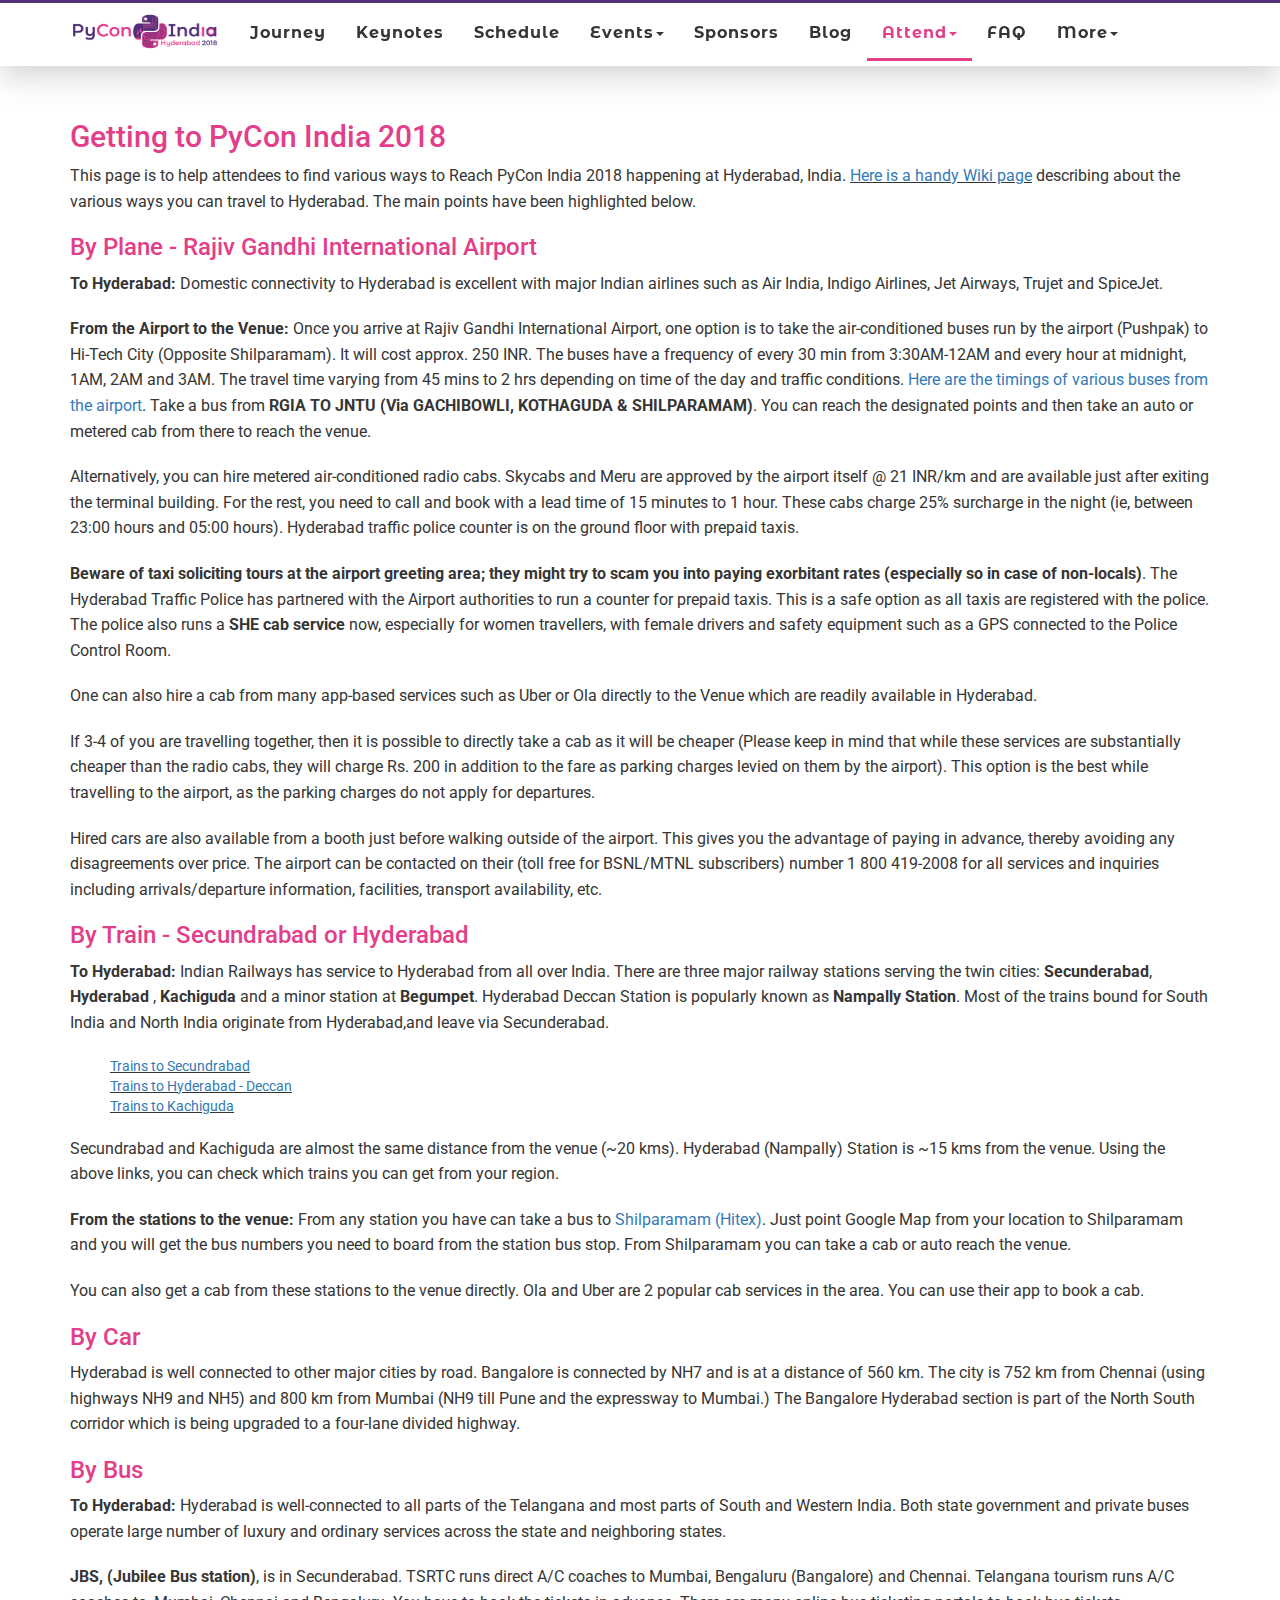
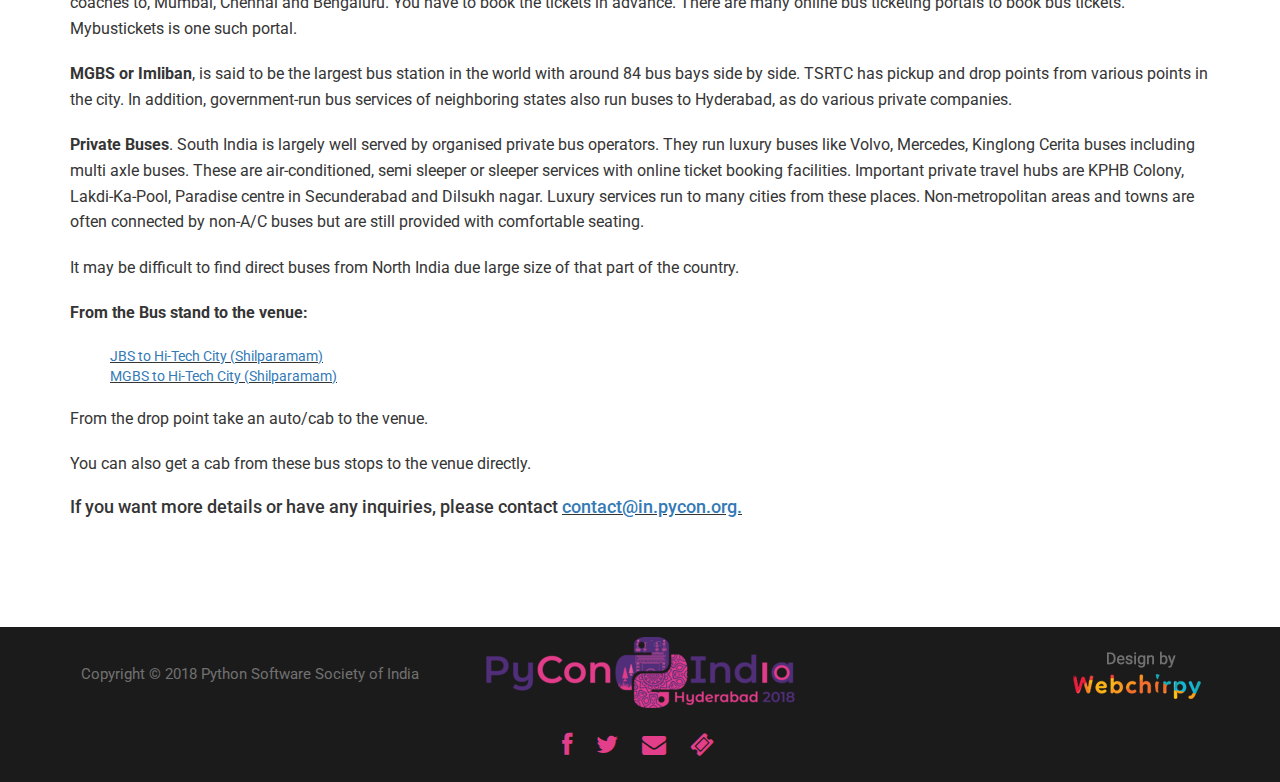
<file: travel.html>
<!DOCTYPE html>
<html lang="en">

<head>
  <meta charset="utf-8">
  <meta name="viewport" content="width=device-width, initial-scale=1.0">
  <meta name="description" content="PyCon India, the premier conference in India on using and developing the Python programming language is conducted annually by the Python developer community and it attracts the best Python programmers from across the country and abroad.">
  <meta name="author" content="">

  <title>PyCon India 2018 in Hyderabad | October 5th to 9th</title>

  <!-- canonical URL -->
  <link rel="canonical" href="https://in.pycon.org/2018/travel.html">

  <!-- Bootstrap Core CSS -->
  <link href="custom/css/bootstrap.min.css" rel="stylesheet" type="text/css">
  <!-- Font Awesome Icons -->
  <link rel="stylesheet" href="./font-awesome/css/font-awesome.min.css">
  <!-- Global site tag (gtag.js) - Google Analytics -->
  <script async src="https://www.googletagmanager.com/gtag/js?id=UA-111617773-1"></script>
  <script>
    window.dataLayer = window.dataLayer || [];

    function gtag() {
      dataLayer.push(arguments);
    }
    gtag('js', new Date());
    gtag('config', 'UA-111617773-1');
  </script>

  <!-- Fonts -->
  <link href="custom/css/animate.css" rel="stylesheet" />
  <link href="custom/css/style.css" rel="stylesheet">
  <link href="custom/css/scroll.css" rel="stylesheet">
  <link href="custom/css/buttons.css" rel="stylesheet">
  <link rel="shortcut icon" href="img/favicon.png">
  <link href="https://fonts.googleapis.com/css?family=Montserrat+Alternates:300,400,500,600" rel="stylesheet">
  <link href="https://fonts.googleapis.com/css?family=Roboto:300,400,500,700" rel="stylesheet">
</head>


<body id="page-top" data-spy="scroll" data-target=".navbar-custom">
  <!-- Preloader -->
  <!-- <div id="preloader">
    <div id="load"></div>
  </div> -->

  <nav class="navbar navbar-custom navbar-fixed-top top-nav-collapse">
    <div class="container" style="width: 1170px;">
      <a class="navbar-brand" rel="home" href="https://in.pycon.org/2018/" title="PyCon India 2018">
        <img src="./img/banner-logo.png" class="nav-logo" alt="banner-logo">
      </a>
      <div class="navbar-header">
      <button type="button" class="navbar-toggle collapsed" data-toggle="collapse" data-target="#bs-example-navbar-collapse-1" aria-expanded="false">
      <span class="sr-only">Toggle navigation</span>
      <span class="icon-bar"></span>
      <span class="icon-bar"></span>
      <span class="icon-bar"></span>
      </button>
      </div>

      <div class="collapse navbar-collapse" id="bs-example-navbar-collapse-1">
        <ul class="nav navbar-nav">
          <li><a href="index.html#journey">Journey</a></li>
          <li><a href="index.html#speakers">Keynotes</a></li>
          <li><a href="index.html#schedule">Schedule</a></li>
          <li class="dropdown">
            <a class="dropdown-toggle" data-toggle="dropdown" href="#">Events<span class="caret"></span>
            <ul class="dropdown-menu">
              <li><a href="https://in.pycon.org/cfp/devsprint-2018/proposals/">Devsprints</a></li>
              <li><a href="open-spaces.html">Open Spaces</a></li>
            </ul>
          </li>
          <li><a href="index.html#sponsors">Sponsors</a></li>
          <li><a href="https://in.pycon.org/blog/">Blog</a></li>
          <li class="dropdown active">
            <a class="dropdown-toggle" data-toggle="dropdown" href="#">Attend<span class="caret"></span>
            <ul class="dropdown-menu">
              <li><a href="index.html#tickets">Tickets</a></li>
              <li><a href="index.html#venue">Venue</a></li>
              <li><a href="travel.html">Traveling to Hyderabad</a></li>
              <li><a href="hotels.html">Hotels</a></li>
              <li><a href="https://goo.gl/forms/iqZ8I3xfzcXXLxQq2">Childcare</a></li>
            </ul>
          </li>
          <li><a href="faq.html">FAQ</a></li>
          <li class="dropdown">
            <a class="dropdown-toggle" data-toggle="dropdown" href="#">More<span class="caret"></span>
            <ul class="dropdown-menu">
              <li><a href="volunteer.html">Volunteer</a></li>
              <li><a href="https://goo.gl/forms/R4g5sxjZIXezvp7z1">Community Spaces</a></li>
              <li><a href="coc.html">COC</a></li>
              <li><a href="index.html#contact">Contact</a></li>
            </ul>
          </li>
        </ul>
      </div>
    </div>
  </nav>


  <!-- Section: about -->

  <section id="faq" class="home-section splitsection" style="margin-top:0">
    <div class="heading-about">
      <div class="container">
        <h2>Getting to PyCon India 2018</h2>
        <div class="pycon-travel">
          <p>This page is to help attendees to find various ways to Reach PyCon India 2018 happening at Hyderabad, India. <u><a href="https://wikitravel.org/en/Hyderabad#Get_in">Here is a handy Wiki page</a></u> describing about the various ways you can travel to Hyderabad. The main points have been highlighted below.</p>

          <h3>By Plane - Rajiv Gandhi International Airport</h3>
          <p><strong>To Hyderabad:</strong> Domestic connectivity to Hyderabad is excellent with major Indian airlines such as Air India, Indigo Airlines, Jet Airways, Trujet and SpiceJet.</p>

          <p><strong>From the Airport to the Venue:</strong> Once you arrive at Rajiv Gandhi International Airport, one option is to take the air-conditioned buses run by the airport (Pushpak) to Hi-Tech City (Opposite Shilparamam). It will cost approx. 250 INR. The buses have a frequency of every 30 min from 3:30AM-12AM and every hour at midnight, 1AM, 2AM and 3AM. The travel time varying from 45 mins to 2 hrs depending on time of the day and traffic conditions. <a href="http://www.hyderabad.aero/to-from-airport.aspx">Here are the timings of various buses from the airport</a>. Take a bus from <strong>RGIA TO JNTU (Via GACHIBOWLI, KOTHAGUDA & SHILPARAMAM)</strong>. You can reach the designated points and then take an auto or metered cab from there to reach the venue.</p>

          <p>Alternatively, you can hire metered air-conditioned radio cabs. Skycabs and Meru are approved by the airport itself @ 21 INR/km and are available just after exiting the terminal building. For the rest, you need to call and book with a lead time of 15 minutes to 1 hour. These cabs charge 25% surcharge in the night (ie, between 23:00 hours and 05:00 hours). Hyderabad traffic police counter is on the ground floor with prepaid taxis.</p> 

          <p><strong>Beware of taxi soliciting tours at the airport greeting area; they might try to scam you into paying exorbitant rates (especially so in case of non-locals)</strong>. The Hyderabad Traffic Police has partnered with the Airport authorities to run a counter for prepaid taxis. This is a safe option as all taxis are registered with the police. The police also runs a <strong>SHE cab service</strong> now, especially for women travellers, with female drivers and safety equipment such as a GPS connected to the Police Control Room.</p>

          <p>One can also hire a cab from many app-based services such as Uber or Ola directly to the Venue which are readily available in Hyderabad.</p>

          <p>If 3-4 of you are travelling together, then it is possible to directly take a cab as it will be cheaper (Please keep in mind that while these services are substantially cheaper than the radio cabs, they will charge Rs. 200 in addition to the fare as parking charges levied on them by the airport). This option is the best while travelling to the airport, as the parking charges do not apply for departures.</p>

          <p>Hired cars are also available from a booth just before walking outside of the airport. This gives you the advantage of paying in advance, thereby avoiding any disagreements over price. The airport can be contacted on their (toll free for BSNL/MTNL subscribers) number 1 800 419-2008 for all services and inquiries including arrivals/departure information, facilities, transport availability, etc.</p>

          <h3>By Train - Secundrabad or Hyderabad</h3>
          <p><strong>To Hyderabad:</strong> Indian Railways has service to Hyderabad from all over India. There are three major railway stations serving the twin cities: <strong>Secunderabad</strong>, <strong>Hyderabad</strong> , <strong>Kachiguda</strong> and a minor station at <strong>Begumpet</strong>. Hyderabad Deccan Station is popularly known as <strong>Nampally Station</strong>. Most of the trains bound for South India and North India originate from Hyderabad,and leave via Secunderabad.</p>

          <p>
            <ul>
              <li><u><a href="http://trainspy.com/static/station/(SC)SECUNDERABAD-JN">Trains to Secundrabad</a></u></li>
              <li><u><a href="http://trainspy.com/static/station/(HYB)HYDERABAD-DECAN">Trains to Hyderabad - Deccan</a></u></li>
              <li><u><a href="http://trainspy.com/static/station/(KCG)KACHEGUDA">Trains to Kachiguda</a></u></li>
            </ul>
          </p>

          <p>Secundrabad and Kachiguda are almost the same distance from the venue (~20 kms). Hyderabad (Nampally) Station is ~15 kms from the venue. Using the above links, you can check which trains you can get from your region. </p>

          <p><b>From the stations to the venue:</b> From any station you have can take a bus to <a href="https://www.google.co.in/maps/place/Shilparamam/@17.4528857,78.3770586,17z/data=!3m1!4b1!4m5!3m4!1s0x3bcb93dbf996589d:0xd5b5d3b90d993301!8m2!3d17.4528806!4d78.3792527?hl=en">Shilparamam (Hitex)</a>. Just point Google Map from your location to Shilparamam and you will get the bus numbers you need to board from the station bus stop. From Shilparamam you can take a cab or auto reach the venue.</p>
          
          <p>You can also get a cab from these stations to the venue directly. Ola and Uber are 2 popular cab services in the area. You can use their app to book a cab.</p>

          <h3>By Car</h3>
          <p>Hyderabad is well connected to other major cities by road. Bangalore is connected by NH7 and is at a distance of 560 km. The city is 752 km from Chennai (using highways NH9 and NH5) and 800 km from Mumbai (NH9 till Pune and the expressway to Mumbai.) The Bangalore Hyderabad section is part of the North South corridor which is being upgraded to a four-lane divided highway.</p>

          <h3>By Bus</h3>
          <p><b>To Hyderabad: </b>Hyderabad is well-connected to all parts of the Telangana and most parts of South and Western India. Both state government and private buses operate large number of luxury and ordinary services across the state and neighboring states.</p>
          
              <p><b>JBS, (Jubilee Bus station)</b>, is in Secunderabad. TSRTC runs direct A/C coaches to Mumbai, Bengaluru (Bangalore) and Chennai. Telangana tourism runs A/C coaches to, Mumbai, Chennai and Bengaluru. You have to book the tickets in advance. There are many online bus ticketing portals to book bus tickets. Mybustickets is one such portal.</p>
              <p><b>MGBS or Imliban</b>, is said to be the largest bus station in the world with around 84 bus bays side by side. TSRTC has pickup and drop points from various points in the city. In addition, government-run bus services of neighboring states also run buses to Hyderabad, as do various private companies.</p>
              <p><b>Private Buses</b>. South India is largely well served by organised private bus operators. They run luxury buses like Volvo, Mercedes, Kinglong Cerita buses including multi axle buses. These are air-conditioned, semi sleeper or sleeper services with online ticket booking facilities. Important private travel hubs are KPHB Colony, Lakdi-Ka-Pool, Paradise centre in Secunderabad and Dilsukh nagar. Luxury services run to many cities from these places. Non-metropolitan areas and towns are often connected by non-A/C buses but are still provided with comfortable seating.</p>
            
          <p>It may be difficult to find direct buses from North India due large size of that part of the country.</p>

          <p><b>From the Bus stand to the venue:</b></p>
          <p>
            <ul>
              <li><u><a href="https://www.google.co.in/maps/dir/Jubilee+Bus+Station,+Gandhi+Nagar,+Nehru+Nagar+Colony,+West+Marredpally,+Secunderabad,+Telangana+500026/Shilparamam,+HITEC+City,+Hyderabad,+Telangana/@17.4398395,78.4039511,13z/data=!3m1!4b1!4m14!4m13!1m5!1m1!1s0x3bcb9a3e20505cdb:0xa6d0eb22d13169c6!2m2!1d78.4981525!2d17.4477577!1m5!1m1!1s0x3bcb93dbf996589d:0xd5b5d3b90d993301!2m2!1d78.3792527!2d17.4528806!3e3">JBS to Hi-Tech City (Shilparamam)</a></u></li>
              <li><u><a href="https://www.google.co.in/maps/dir/MGBS+Bus+Stand,+Gowliguda+North,+Gowliguda,+Hyderabad,+Telangana/Shilparamam,+HITEC+City,+Hyderabad,+Telangana/@17.4154937,78.3968757,13z/data=!3m1!4b1!4m14!4m13!1m5!1m1!1s0x3bcb982d09e67201:0x22cc2ebd6842c8be!2m2!1d78.4842753!2d17.3787197!1m5!1m1!1s0x3bcb93dbf996589d:0xd5b5d3b90d993301!2m2!1d78.3792527!2d17.4528806!3e3">MGBS to Hi-Tech City (Shilparamam)</a></u></li>
            </ul>
          </p>

          <p>From the drop point take an auto/cab to the venue.</p>

          <p>You can also get a cab from these bus stops to the venue directly.</p>
          
          <h4>If you want more details or have any inquiries, please contact <u><a href="mailto:contact@in.pycon.org">contact@in.pycon.org.</a></u></h5>
        </div>
      </div>
    </div>
  </section>

  <!-- /Section: about -->
  <footer>
    <div class="container">
      <div class="row">
        <div class="col-md-4">
          <p>Copyright © 2018 Python Software Society of India</p>
        </div>
        <div class="col-md-4">
          <img src="img/footer-logo.png" alt="image">
          <br>
          <br>
          <ul class="list-inline">
            <li><a href="https://www.facebook.com/PyConIndia" target="_blank" class="icon"><i class="fa fa-facebook" aria-hidden="true"></i></a></li>
            <li><a href="https://twitter.com/pyconindia" target="_blank" class="icon"><i class="fa fa-twitter" aria-hidden="true"></i></a></li>
            <li><a href="https://mail.python.org/mailman/listinfo/inpycon" target="_blank" class="icon"><i class="fa fa-envelope" aria-hidden="true"></i></a></li>
            <li><a href="mailto:tickets@hydpy.org" class="icon"><i class="fa fa-ticket" aria-hidden="true"></i></a></li>
          </ul>
        </div>
        <div class="col-md-4">
          <a href="http://webchirpy.com" target="_blank"> <img src="img/wc.png" alt="image" class="pull-right img-responsive"> </a>
        </div>
      </div>
    </div>
  </footer>

  <!-- Core JavaScript Files -->
  <script src="js/jquery.min.js"></script>
  <script src="js/bootstrap.min.js"></script>
  <script src="js/jquery.easing.min.js"></script>
  <script src="js/jquery.scrollTo.js"></script>
  <script src="js/wow.min.js"></script>
  <script src="js/custom.js"></script>
  <script src="js/jtline.js"></script>
  <script src="js/canvas.js"></script>
</body>

</html>
</file>
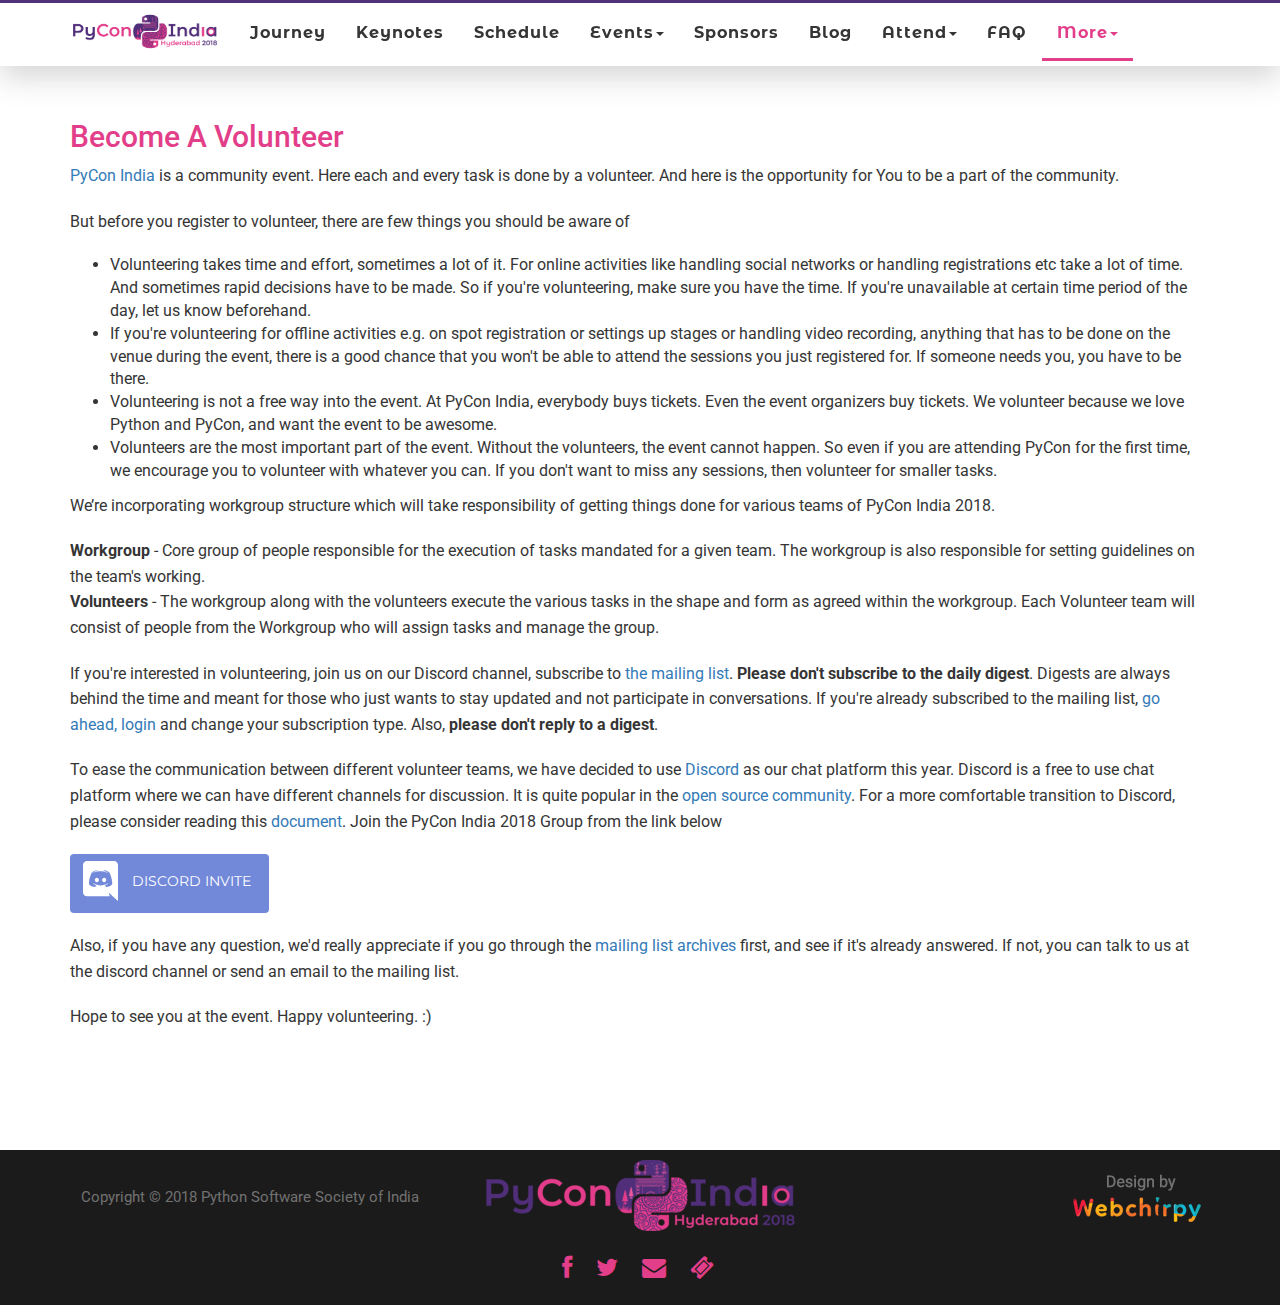
<file: volunteer.html>
<!DOCTYPE html>
<html lang="en">

<head>
  <meta charset="utf-8">
  <meta name="viewport" content="width=device-width, initial-scale=1.0">
  <meta name="description" content="PyCon India, the premier conference in India on using and developing the Python programming language is conducted annually by the Python developer community and it attracts the best Python programmers from across the country and abroad.">
  <meta name="author" content="">

  <title>PyCon India 2018 in Hyderabad | October 5th to 9th</title>

  <!-- canonical URL -->
  <link rel="canonical" href="https://in.pycon.org/2018/volunteer.html">

  <!-- Bootstrap Core CSS -->
  <link href="custom/css/bootstrap.min.css" rel="stylesheet" type="text/css">
  <!-- Font Awesome Icons -->
  <link rel="stylesheet" href="./font-awesome/css/font-awesome.min.css">
  <!-- Global site tag (gtag.js) - Google Analytics -->
  <script async src="https://www.googletagmanager.com/gtag/js?id=UA-111617773-1"></script>
  <script>
    window.dataLayer = window.dataLayer || [];

    function gtag() {
      dataLayer.push(arguments);
    }
    gtag('js', new Date());
    gtag('config', 'UA-111617773-1');
  </script>


  <!-- Fonts -->
  <link href="custom/css/animate.css" rel="stylesheet" />
  <link href="custom/css/style.css" rel="stylesheet">
  <link href="custom/css/scroll.css" rel="stylesheet">
  <link href="custom/css/buttons.css" rel="stylesheet">
  <link rel="shortcut icon" href="img/favicon.png">
  <link href="https://fonts.googleapis.com/css?family=Montserrat+Alternates:300,400,500,600" rel="stylesheet">
  <link href="https://fonts.googleapis.com/css?family=Roboto:300,400,500,700" rel="stylesheet">
</head>


<body id="page-top" data-spy="scroll" data-target=".navbar-custom">
  <!-- Preloader -->
  <!-- <div id="preloader">
    <div id="load"></div>
  </div> -->
  <nav class="navbar navbar-custom navbar-fixed-top top-nav-collapse">
    <div class="container" style="width: 1170px;">
      <a class="navbar-brand" rel="home" href="https://in.pycon.org/2018/" title="PyCon India 2018">
        <img src="./img/banner-logo.png" class="nav-logo" alt="banner-logo">
      </a>
      <div class="navbar-header">
      <button type="button" class="navbar-toggle collapsed" data-toggle="collapse" data-target="#bs-example-navbar-collapse-1" aria-expanded="false">
      <span class="sr-only">Toggle navigation</span>
      <span class="icon-bar"></span>
      <span class="icon-bar"></span>
      <span class="icon-bar"></span>
      </button>
      </div>

      <div class="collapse navbar-collapse" id="bs-example-navbar-collapse-1">
        <ul class="nav navbar-nav">
          <li><a href="index.html#journey">Journey</a></li>
          <li><a href="index.html#speakers">Keynotes</a></li>
          <li><a href="index.html#schedule">Schedule</a></li>
          <li class="dropdown">
            <a class="dropdown-toggle" data-toggle="dropdown" href="#">Events<span class="caret"></span>
            <ul class="dropdown-menu">
              <li><a href="https://in.pycon.org/cfp/devsprint-2018/proposals/">Devsprints</a></li>
              <li><a href="open-spaces.html">Open Spaces</a></li>
            </ul>
          </li>
          <li><a href="index.html#sponsors">Sponsors</a></li>
          <li><a href="https://in.pycon.org/blog/">Blog</a></li>
          <li class="dropdown">
            <a class="dropdown-toggle" data-toggle="dropdown" href="#">Attend<span class="caret"></span>
            <ul class="dropdown-menu">
              <li><a href="index.html#tickets">Tickets</a></li>
              <li><a href="index.html#venue">Venue</a></li>
              <li><a href="travel.html">Traveling to Hyderabad</a></li>
              <li><a href="hotels.html">Hotels</a></li>
              <li><a href="https://goo.gl/forms/iqZ8I3xfzcXXLxQq2">Childcare</a></li>
            </ul>
          </li>
          <li><a href="faq.html">FAQ</a></li>
          <li class="dropdown active">
            <a class="dropdown-toggle" data-toggle="dropdown" href="#">More<span class="caret"></span>
            <ul class="dropdown-menu">
              <li><a href="volunteer.html">Volunteer</a></li>
              <li><a href="https://goo.gl/forms/R4g5sxjZIXezvp7z1">Community Spaces</a></li>
              <li><a href="coc.html">COC</a></li>
              <li><a href="index.html#contact">Contact</a></li>
            </ul>
          </li>
        </ul>
      </div>
    </div>
  </nav>
  
  <!-- Section: about -->

  <section id="faq" class="home-section splitsection" style="margin-top:0">
    <div class="heading-about">
      <div class="container">
        <h2>Become A Volunteer</h2>
        <div class="pycon-volunteer">
          <p>
            <a href="http://in.pycon.org/2018">PyCon India</a> is a community event. Here each and every task is done by
            a volunteer. And here is the opportunity for You to be a part of the community.
          </p>
          <p>
            But before you register to volunteer, there are few things you should be aware of
          </p>
          <ul>
            <li>Volunteering takes time and effort, sometimes a lot of it. For online activities like handling social networks
              or handling registrations etc take a lot of time. And sometimes rapid decisions have to be made. So if you're
              volunteering, make sure you have the time. If you're unavailable at certain time period of the day, let us
              know beforehand.
            </li>

            <li>If you're volunteering for offline activities e.g. on spot registration or settings up stages or handling video
              recording, anything that has to be done on the venue during the event, there is a good chance that you won't
              be able to attend the sessions you just registered for. If someone needs you, you have to be there.
            </li>

            <li>Volunteering is not a free way into the event. At PyCon India, everybody buys tickets. Even the event organizers
              buy tickets. We volunteer because we love Python and PyCon, and want the event to be awesome.</li>

            <li>Volunteers are the most important part of the event. Without the volunteers, the event cannot happen. So even
              if you are attending PyCon for the first time, we encourage you to volunteer with whatever you can. If you
              don't want to miss any sessions, then volunteer for smaller tasks.</li>
          </ul>
          <p>We’re incorporating workgroup structure which will take responsibility of getting things done for various teams
            of PyCon India 2018.</p>
          <p><b>Workgroup</b> - Core group of people responsible for the execution of tasks mandated for a given team. The workgroup
            is also responsible for setting guidelines on the team's working.
            <br/>
            <b>Volunteers</b> - The workgroup along with the volunteers execute the various tasks in the shape and form as
            agreed within the workgroup. Each Volunteer team will consist of people from the Workgroup who will assign tasks
            and manage the group.</p>
          <p>
            If you're interested in volunteering, join us on our Discord channel, subscribe to <a href="https://mail.python.org/mailman/listinfo/inpycon">the mailing list</a>.
            <strong>Please don't subscribe to the daily digest</strong>. Digests are always behind the time and meant for those who
            just wants to stay updated and not participate in conversations. If you're already subscribed to the mailing
            list, <a href="https://mail.python.org/mailman/listinfo/inpycon">go ahead, login</a> and change your subscription
            type. Also,
            <strong>please don't reply to a digest</strong>.
          </p>
          <p>
            To ease the communication between different volunteer teams, we have decided to use <a href="https://discordapp.com">Discord</a>            as our chat platform this year. Discord is a free to use chat platform where we can have different channels for
            discussion. It is quite popular in the <a href="https://discordapp.com/open-source">open source community</a>.
            For a more comfortable transition to Discord, please consider reading this <a href="https://docs.google.com/document/d/1plnbBtqQnbP4-gYNnWwfp9QNhdJ7vlCoFYfvTgacwuA/edit?usp=sharing">document</a>.
            Join the PyCon India 2018 Group from the link below
          </p>
          <p>
            <a href="https://discord.gg/4cEvJVe" class="btn" target="_blank">
              <span style="fill: white;">
                <svg xmlns="http://www.w3.org/2000/svg" viewBox="0 0 448 512" height="40">
                  <path d="M297.216 243.2c0 15.616-11.52 28.416-26.112 28.416-14.336 0-26.112-12.8-26.112-28.416s11.52-28.416 26.112-28.416c14.592 0 26.112 12.8 26.112 28.416zm-119.552-28.416c-14.592 0-26.112 12.8-26.112 28.416s11.776 28.416 26.112 28.416c14.592 0 26.112-12.8 26.112-28.416.256-15.616-11.52-28.416-26.112-28.416zM448 52.736V512c-64.494-56.994-43.868-38.128-118.784-107.776l13.568 47.36H52.48C23.552 451.584 0 428.032 0 398.848V52.736C0 23.552 23.552 0 52.48 0h343.04C424.448 0 448 23.552 448 52.736zm-72.96 242.688c0-82.432-36.864-149.248-36.864-149.248-36.864-27.648-71.936-26.88-71.936-26.88l-3.584 4.096c43.52 13.312 63.744 32.512 63.744 32.512-60.811-33.329-132.244-33.335-191.232-7.424-9.472 4.352-15.104 7.424-15.104 7.424s21.248-20.224 67.328-33.536l-2.56-3.072s-35.072-.768-71.936 26.88c0 0-36.864 66.816-36.864 149.248 0 0 21.504 37.12 78.08 38.912 0 0 9.472-11.52 17.152-21.248-32.512-9.728-44.8-30.208-44.8-30.208 3.766 2.636 9.976 6.053 10.496 6.4 43.21 24.198 104.588 32.126 159.744 8.96 8.96-3.328 18.944-8.192 29.44-15.104 0 0-12.8 20.992-46.336 30.464 7.68 9.728 16.896 20.736 16.896 20.736 56.576-1.792 78.336-38.912 78.336-38.912z"
                  />
                </svg>
              </span>
              <span class="discord-button-text">Discord Invite</span>
            </a>
          </p>
          <p>
            Also, if you have any question, we'd really appreciate if you go through the <a href="https://mail.python.org/pipermail/inpycon/">mailing list archives</a>            first, and see if it's already answered. If not, you can talk to us at the discord channel or send an email to
            the mailing list.
          </p>
          <p>
            Hope to see you at the event. Happy volunteering. :)
          </p>
        </div>
      </div>
    </div>
  </section>

  <!-- /Section: about -->
  <footer>
    <div class="container">
      <div class="row">
        <div class="col-md-4">
          <p>Copyright © 2018 Python Software Society of India</p>
        </div>
        <div class="col-md-4">
          <img src="img/footer-logo.png" alt="image">
          <br>
          <br>
          <ul class="list-inline">
            <li><a href="https://www.facebook.com/PyConIndia" target="_blank" class="icon"><i class="fa fa-facebook" aria-hidden="true"></i></a></li>
            <li><a href="https://twitter.com/pyconindia" target="_blank" class="icon"><i class="fa fa-twitter" aria-hidden="true"></i></a></li>
            <li><a href="https://mail.python.org/mailman/listinfo/inpycon" target="_blank" class="icon"><i class="fa fa-envelope" aria-hidden="true"></i></a></li>
            <li><a href="mailto:tickets@hydpy.org" class="icon"><i class="fa fa-ticket" aria-hidden="true"></i></a></li>
          </ul>
        </div>
        <div class="col-md-4">
          <a href="http://webchirpy.com" target="_blank"> <img src="img/wc.png" alt="image" class="pull-right img-responsive"> </a>
        </div>
      </div>
    </div>
  </footer>

  <!-- Core JavaScript Files -->
  <script src="js/jquery.min.js"></script>
  <script src="js/bootstrap.min.js"></script>
  <script src="js/jquery.easing.min.js"></script>
  <script src="js/jquery.scrollTo.js"></script>
  <script src="js/wow.min.js"></script>
  <script src="js/custom.js"></script>
  <script src="js/jtline.js"></script>
  <script src="js/canvas.js"></script>
</body>

</html>
</file>
<file: custom/css/style.css>
@import url('https://fonts.googleapis.com/css?family=Lato:100,300,400,700,900,100italic,300italic,400italic,700italic,900italic|Montserrat:700|Merriweather:400italic');
body {
    width: 100%;
    height: 100%;
    font-family: 'Montserrat Alternates', sans-serif !important;
    background-color: #fff;
    overflow-x: hidden;
    color: #353535;
}

ul,
ol {
    list-style: none;
}

#faq ol {
    list-style: decimal;
    font-weight: normal;
}

.list {
    list-style: disc;
}

.list, p {
    margin: 0 0 20px;
    font-size: 16px;
    line-height: 1.6em;
    font-family: 'Roboto', sans-serif;
}

p.lead {
    font-weight: 600;
}

a {
    color: #353535;
    -webkit-transition: all .2s ease-in-out;
    -moz-transition: all .2s ease-in-out;
    transition: all .2s ease-in-out;
}

a:hover,
a:focus {
    text-decoration: none;
}

.navbar {
    margin-bottom: 0;
    border-bottom: 1px solid rgba(255, 255, 255, .3);
    float: none;
    border-top: 3px solid #513278;
}

.navbar .container {
    width: 970px;
}

.navbar-brand {
    font-weight: 700;
}

.navbar-brand {
    height: 40px;
    padding: 5px 15px;
    font-size: 18px;
    line-height: 1em;
}

.navbar-brand h1 {
    color: #fff;
    font-size: 20px;
    line-height: 40px;
}

.navbar-brand:focus {
    outline: 0;
}

.nav.navbar-nav {
    background-color: rgba(255, 255, 255, .4);
}

.navbar-custom.top-nav-collapse .nav.navbar-nav {
    background-color: rgba(0, 0, 0, 0);
}

.navbar-custom ul.nav li a {
    font-size: 16px;
    font-weight: 700;
    transition: all 0.5s;
}

.navbar-custom.top-nav-collapse ul.nav li a {
    -webkit-transition: all .2s ease-in-out;
    -moz-transition: all .2s ease-in-out;
    transition: all .2s ease-in-out;
}

.navbar-custom ul.nav ul.dropdown-menu {
    border-radius: 0;
}

.navbar-custom ul.nav ul.dropdown-menu li {
    border-bottom: 1px solid #f5f5f5;
}

.navbar-custom ul.nav ul.dropdown-menu li:last-child {
    border-bottom: none;
}

.navbar-custom ul.nav ul.dropdown-menu li a {
    padding: 10px 20px;
    background-color: white;
}

.navbar-custom ul.nav ul.dropdown-menu li a:hover {
    background: #fefefe;
}

.navbar-custom.top-nav-collapse ul.nav ul.dropdown-menu li a {
    color: #666;
}

.navbar-custom .nav li a {
    -webkit-transition: background .3s ease-in-out;
    -moz-transition: background .3s ease-in-out;
    transition: background .3s ease-in-out;
}

.navbar-custom .nav li a:hover,
.navbar-custom .nav li a:focus,
.navbar-custom .nav li.active {
    outline: 0;
    background-color: rgba(255, 255, 255, .1);
}

.navbar-custom .nav li a:hover,
.navbar-custom .nav li a:focus,
.navbar-custom .nav li.active {
    outline: 0;
    border-bottom: 3px solid #e23e89;
    color: #e23e89;
}

.navbar-custom .nav li.active a {
    color: #e23e89;
}

.navbar-toggle {
    padding: 4px 6px;
    font-size: 14px;
    color: #fff;
}

.navbar-toggle:focus,
.navbar-toggle:active {
    outline: 0;
}

.top-nav-collapse {
    background: #fff;
    color: #353535;
    box-shadow: 0 10px 30px rgba(109, 109, 109, 0.3);
    -webkit-box-shadow: 0 10px 30px rgba(109, 109, 109, 0.3);
}

/* loader */

#preloader {
    background: #ffffff;
    bottom: 0;
    height: 100%;
    left: 0;
    position: fixed;
    right: 0;
    top: 0;
    width: 100%;
    z-index: 999;
}

#loaderInner {
    background: #ffffff url(../../img/spinner.gif) center center no-repeat;
    height: 60px;
    left: 50%;
    margin: -50px 0 0 -50px;
    position: absolute;
    top: 50%;
    width: 60px;
}

@keyframes boxSpin {
    0% {
        transform: translate(-10px, 0px);
    }
    25% {
        transform: translate(10px, 10px);
    }
    50% {
        transform: translate(10px, -10px);
    }
    75% {
        transform: translate(-10px, -10px);
    }
    100% {
        transform: translate(-10px, 10px);
    }
}

@keyframes shadowSpin {
    0% {
        box-shadow: 10px -10px #39CCCC, -10px 10px #FFDC00;
    }
    25% {
        box-shadow: 10px 10px #39CCCC, -10px -10px #FFDC00;
    }
    50% {
        box-shadow: -10px 10px #39CCCC, 10px -10px #FFDC00;
    }
    75% {
        box-shadow: -10px -10px #39CCCC, 10px 10px #FFDC00;
    }
    100% {
        box-shadow: 10px -10px #39CCCC, -10px 10px #FFDC00;
    }
}

/* Timeline navigation buttons - hidden for large screen devices*/
.cd-timeline-navigation {
  display:none;
}

#load {
    z-index: 9999;
    background-color: #FF4136;
    opacity: 0.75;
    width: 10px;
    height: 10px;
    position: absolute;
    top: 50%;
    margin: -5px auto 0 auto;
    left: 0;
    right: 0;
    border-radius: 0px;
    border: 5px solid #FF4136;
    box-shadow: 10px 0px #39CCCC, 10px 0px #01FF70;
    animation: shadowSpin 1s ease-in-out infinite;
}

/* misc */

/*--- Intro---*/

.pycon2018-intro {
    width: 100%;
    position: relative;
    background: url(../../img/dots.png) repeat center center;
    height: auto !important;
    padding-bottom: 60px;
}

.pycon2018-intro p,
.pycon2018-intro h4 {
    color: #353535;
    font-weight: 700;
}

.pycon2018-intro h4 {
    margin-bottom: 10px;
}

.pycon2018-intro .pycon-buy {
    padding: 15px 20px 15px 20px;
    border: 3px solid transparent;
    -moz-border-image: -moz-linear-gradient(top, #513278 0%, #e23e89 100%);
    -webkit-border-image: -webkit-linear-gradient(top, #513278 0%, #e23e89 100%);
    border-image: linear-gradient(to bottom, #513278 0%, #e23e89 100%);
    border-image-slice: 1;
    color: #513278;
    font-weight: 700;
    font-size: 18px;
}

#intro.pycon2018-intro {
    padding: 10% 0 0 0;
}

.pycon2018-intro .pycon2018 {
    text-align: center;
    padding-top: 75px;
}

.pycon2018 h3 {
    font-family: 'Roboto', sans-serif;
    font-weight: 600;
}

.pycon2018-intro .page-scroll {
    text-align: center;
}

.brand-heading {
    font-size: 40px;
}

.intro-text {
    font-size: 18px;
}

.pycon2018-intro .pycon2018 h2 {
    color: #FFF;
    text-shadow: none;
    font-size: 60px;
    line-height: 60px;
    font-weight: 700;
    font-family: Montserrat, sans-serif;
    background-color: rgba(0, 0, 0, 0);
    text-decoration: none;
    text-transform: uppercase;
    border-width: 0px;
    border-color: #000;
    border-style: none;
    text-shadow: -1px 0 1px #000;
}

/*--- keynote speaker---*/

.pycon2018_spe h3,
.pycon2018_spe h5,
h6 {
    font-family: 'Roboto', sans-serif;
}

.pycon2018_spe h5,
h6 {
    color: #989898
}

.pycon2018-section-heading h2 {
    color: #513278;
    font-size: 60px;
    line-height: 70px;
}

.pycon2018-section-heading h2 span {
    color: #e23e89;
}

.home-section {
    position: relative;
    padding-top: 50px;
    margin-top: 80px;
    padding-bottom: 80px;
}

.section-heading i {
    margin-bottom: 20px;
}

.pycon2018_bg {
    position: absolute;
    right: 100px;
    top: -185px;
}

.pycon2018_bg1 {
    position: absolute;
    left: 0;
    top: -190px;
}

.pycon-journey,
.pycon-speaker {
    font-size: 150px;
    font-weight: 700;
    color: #f9f9f9;
    font-family: 'Roboto', sans-serif;
}

.pycon-journey {
    position: absolute;
    right: 5px;
    z-index: -5;
    top: 50px;
}

.pycon-card {
    width: 98%;
    margin: 0 auto;
    box-shadow: 0 2px 5px 0 rgba(0, 0, 0, .16), 0 2px 10px 0 rgba(0, 0, 0, .25);
    border-radius: 10px;
    position: relative;
    border-radius: 15px;
}

.pycon-card h3 {
    font-weight: 600;
    padding: 20px 0;
}

.pycon-card p {
    margin: 0;
}

.jtline .events-content .pycon-card p.yearly-description {
    margin-top: 10px;
    line-height: 1.5 !important;
}

.jtline .events-content .pycon-card p.yearly-speakers {
    padding-left: 10px;
    line-height: 1.5 !important;
}

.pycon-card p.link {
    text-align: right;
    margin-top: 20px;
}

.pycon-card .col-md-6 {
    padding: 0;
}

.pycan-card-bg {
    position: absolute;
    right: 0;
}

.pycon-speaker {
    position: absolute;
    right: 5px;
    z-index: -5;
    top: 50px;
}

.pycon2018_spe {
    padding: 85px 0;
}

/*--- conference--- */

.pycon2018_bg2 {
    position: absolute;
    right: 50px;
    top: -190px;
}

.panel-default > .panel-heading,
.nav-tabs > li.active > a,
.nav-tabs > li.active > a:focus,
.nav-tabs > li.active > a:hover,
.nav-tabs {
    background: none;
    border: none;
}

.pycon2018_panel1 .nav-tabs > li a {
    margin: 0px 20px;
    font-family: 'Roboto', sans-serif;
}

.pycon2018_panel .nav-tabs > li a {
    margin: 0 30px;
    font-size: 20px;
    font-family: 'Roboto', sans-serif;
}

.panel-default {
    border: none;
}

.pycon2018_panel {
    width: 95%;
    margin: 0 auto;
    box-shadow: 0px 3px 10px 0px #ccc;
}

.pycon2018_panel .table > thead > tr > th {
    border-bottom: none;
    color: #e23e89;
    font-weight: 600;
    font-family: 'Roboto', sans-serif;
}

.pycon2018_panel .table > tbody > tr > td {
    border-top: none;
    font-family: 'Roboto', sans-serif;
    font-size: 15px;
    height: 100px;
}

.pycon2018_panel .row {
    border-top: none;
    font-family: 'Roboto', sans-serif;
    font-size: 15px;
}

.pycon2018_panel > .row:nth-of-type(even) {
    background: #f9f9f9;
}

.pycon2018_panel .table > tbody > tr > td.time,
td .time {
    font-weight: bold;
    color: #e23e89;
}

.pycon2018_panel .time {
    font-weight: bold;
    color: #e23e89;
}

.ticket-column {
    position: relative;
    height: 130px;
}

.center-align {
    position: absolute;
    top: 50%;
    left: 50%;
    margin-right: -50%;
    transform: translate(-50%, -50%)
}

.table > tbody > tr > td,
.table > tbody > tr > th,
.table > tfoot > tr > td,
.table > tfoot > tr > th,
.table > thead > tr > td,
.table > thead > tr > th {
    vertical-align: middle;
}

.pycon2018_panel1 {
    box-shadow: 0 14px 35px rgba(0, 0, 0, .1) !important;
    padding: 0px 15px;
    border-top: 3px solid #e23e89 !important;
}

.pycon2018_spe .panel {
    box-shadow: none;
}

.pycon2018_panel1 b {
    font-size: 36px;
}

.nav-tabs.nav-justified > li > a {
    border: none;
}

.nav-tabs.nav-justified > .active > a,
.nav-tabs.nav-justified > .active > a:focus,
.nav-tabs.nav-justified > .active > a:hover {
    border: none;
}

.nav-tabs > li.active > a,
.nav-tabs > li.active > a:focus,
.nav-tabs > li.active > a:hover {
    color: #e23e89 !important;
}

.timeline {
    list-style: none;
    padding: 20px 0 20px;
    position: relative;
}

#jtlinesection .timeline:before {
    background-color: #fff;
}

.timeline:before {
    top: 0;
    bottom: 0;
    position: absolute;
    content: " ";
    width: 3px;
    background-color: #ccc;
    left: 50%;
    margin-left: -1.5px;
}

.timeline > li {
    margin-bottom: 50px;
    position: relative;
}

.timeline > li:before,
.timeline > li:after {
    content: " ";
    display: table;
}

.timeline > li:after {
    clear: both;
}

.timeline > li:before,
.timeline > li:after {
    content: " ";
    display: table;
}

.timeline > li:after {
    clear: both;
}

.timeline > li > .timeline-panel {
    width: 50%;
    float: left;
    position: relative;
    /* -webkit-box-shadow: 0 1px 6px rgba(0, 0, 0, 0.175);

  box-shadow: 0 1px 6px rgba(0, 0, 0, 0.175);*/
    margin: 30px 0;
}

.timeline > li.timeline-inverted + li:not(.timeline-inverted),
.timeline > li:not(.timeline-inverted) + li.timeline-inverted {
    margin-top: -60px;
}

.timeline > li:not(.timeline-inverted) {
    padding-right: 90px;
}

.timeline-body b {
    color: #513278;
}

.timeline > li.timeline-inverted {
    padding-left: 90px;
}

.timeline-title {
    color: #e23e89 !important;
}

.timeline > li > .timeline-badge {
    color: #fff;
    width: 30px;
    height: 30px;
    line-height: 50px;
    font-size: 1.4em;
    text-align: center;
    position: absolute;
    top: 16px;
    left: 50%;
    margin-left: -16px;
    background-color: #fff;
    z-index: 100;
    border-top-right-radius: 50%;
    border-top-left-radius: 50%;
    border-bottom-right-radius: 50%;
    border-bottom-left-radius: 50%;
    border: 2px solid #513278;
}

.timeline > li.timeline-inverted > .timeline-panel {
    float: right;
}

.timeline > li.timeline-inverted > .timeline-panel:before {
    border-left-width: 0;
    border-right-width: 15px;
    left: -15px;
    right: auto;
}

.timeline > li.timeline-inverted > .timeline-panel:after {
    border-left-width: 0;
    border-right-width: 14px;
    left: -14px;
    right: auto;
}

.timeline-badge.primary {
    background-color: #2e6da4 !important;
}

.timeline-badge.success {
    background-color: #3f903f !important;
}

.timeline-badge.warning {
    background-color: #f0ad4e !important;
}

.timeline-badge.danger {
    background-color: #d9534f !important;
}

.timeline-badge.info {
    background-color: #5bc0de !important;
}

.timeline-title {
    margin-top: 0;
    color: inherit;
}

.timeline-body > p,
.timeline-body > ul {
    margin-bottom: 0;
}

.timeline-body > p + p {
    margin-top: 5px;
}

/* --- sponsers--- */

.pycon-venue h2,
.pycon-venue h3 {
    padding-left: 50px !important;
    color: #4c4c4c;
    line-height: 37px;
    font-weight: 500;
}

.pycon-venue p {
    padding-left: 50px !important;
    color: #4c4c4c;
    font-weight: 500;
    font-size: 20px;
}



/*--- updates--- */

.pycon2018_bg2 {
    position: absolute;
    right: 0;
    top: -190px;
}

.pycon-tweets {
    overflow: auto;
    overflow-x: hidden;
    background: #fff;
    height: 500px;
    box-shadow: 0px 0px 10px 2px #ccc;
    padding: 15px;
    margin-top: 40px;
    position: relative;
}

.pycon-tweets img,
.pycon-ran {
    position: absolute;
    right: 0px;
    top: 0px;
}

.pycon-tweets h3 {
    color: #513278;
    font-weight: 600;
    font-family: 'Roboto', sans-serif;
}

/* --- event venue---*/

.pycon-venue {
    background-image: url(../../img/venuebg3.jpg);
    background-size: cover;
    min-height: 500px;
}

.no-padding {
    padding: 0;
}

.pycon-venue h2,
.pycon-venue h3 {
    color: #fff;
    padding: 20px 0;
    font-weight: 700;
}

.pycon-venue h2 {
    line-height: 63px;
}

.pycon-venue p {
    color: #fff;
}

/* --- Footer--- */

footer {
    text-align: center;
    padding: 10px 0;
    clear: both;
    background-color: #1b1b1b;
}

footer p {
    color: #717171;
    font-size: 15px;
    padding: 25px 0;
}

footer p.pycon2018-copyright {
    padding: 0;
    font-size: 13px;
}

footer a {
    color: #8e8e8e;
}

footer a:hover,
footer a:focus {
    color: #8e8e8e;
    text-decoration: underline;
}

.credits,
.credits a {
    color: #fff;
}

/* ===========================

--- Elements

============================ */

.btn {
    border-radius: 0;
    text-transform: uppercase;
    font-family: Montserrat, sans-serif;
    font-weight: 400;
    -webkit-transition: all .3s ease-in-out;
    -moz-transition: all .3s ease-in-out;
    transition: all .3s ease-in-out;
}

.btn-circle {
    width: 70px;
    height: 70px;
    margin-top: 15px;
    padding: 7px 16px;
    border-radius: 50%;
    font-size: 40px;
    background: 0 0;
    -webkit-transition: background .3s ease-in-out;
    -moz-transition: background .3s ease-in-out;
    transition: background .3s ease-in-out;
}

.btn-circle.btn-dark {
    border: 2px solid #666;
    color: #666;
}

.page-scroll .btn-circle i.animated {
    -webkit-transition-property: -webkit-transform;
    -webkit-transition-duration: 1s;
    -moz-transition-property: -moz-transform;
    -moz-transition-duration: 1s;
}

.page-scroll .btn-circle:hover i.animated {
    -webkit-animation-name: pulse;
    -moz-animation-name: pulse;
    -webkit-animation-duration: 1.5s;
    -moz-animation-duration: 1.5s;
    -webkit-animation-iteration-count: infinite;
    -moz-animation-iteration-count: infinite;
    -webkit-animation-timing-function: linear;
    -moz-animation-timing-function: linear;
}

@-webkit-keyframes pulse {
    0 {
        -webkit-transform: scale(1);
        transform: scale(1);
    }
    50% {
        -webkit-transform: scale(1.2);
        transform: scale(1.2);
    }
    100% {
        -webkit-transform: scale(1);
        transform: scale(1);
    }
}

@-moz-keyframes pulse {
    0 {
        -moz-transform: scale(1);
        transform: scale(1);
    }
    50% {
        -moz-transform: scale(1.2);
        transform: scale(1.2);
    }
    100% {
        -moz-transform: scale(1);
        transform: scale(1);
    }
}

.btn-skin:hover,
.btn-skin:focus,
.btn-skin:active,
.btn-skin.active {
    color: #fff;
    background-color: #666;
    border-color: #666;
}

.btn-default:hover,
.btn-default:focus {
    border: 1px solid #28c3ab;
    outline: 0;
    color: #000;
    background-color: #28c3ab;
}

.btn-huge {
    padding: 25px;
    font-size: 26px;
}

.banner-social-buttons {
    margin-top: 0;
}

.nav-logo {
    width: 150px;
}

/* Media queries */

@media screen and (min-width:767px) {
    .logo {
        width: 50%;
    }
    .navbar {
        padding: 20px 0;
        border-bottom: 0;
        letter-spacing: 1px;
        background: 0 0;
        -webkit-transition: background .5s ease-in-out, padding .5s ease-in-out;
        -moz-transition: background .5s ease-in-out, padding .5s ease-in-out;
        transition: background .5s ease-in-out, padding .5s ease-in-out;
    }
    .top-nav-collapse {
        padding: 5px 0;
        background-color: #fff;
    }
    .index-logo {
        display: none;
    }
}

@media (max-width:480px) {
    .navbar-custom .nav.navbar-nav {
        background-color: rgba(255, 255, 255, .4);
    }
    /*.navbar.navbar-custom.navbar-fixed-top {

		margin-bottom: 30px;

	}*/
    .tp-banner-container {
        padding-top: 40px;
    }
    .page-scroll a.btn-circle {
        width: 40px;
        height: 40px;
        margin-top: 10px;
        padding: 7px 0;
        border: 2px solid #fff;
        border-radius: 50%;
        font-size: 20px;
    }
    .pycon2018_panel .nav-tabs > li a {
        padding: 10px 10px;
        margin: 0;
    }
    .pycon2018_panel1 .nav-tabs > li a {
        margin: 0;
    }

    .index-logo {
        display: inline-block;
    }
}

@media screen and (max-width: 991px) {
    .jtline .events-content {
        width: 100% !important;
        height: 100% !important;
    }
    .logo {
        width: 100%;
    }
    .navbar .container {
        width: 100% !important;
    }

    .pycon2018_panel1 .nav-tabs > li {
        display: inline-block !important;
        width: auto !important;
    }

    .pycon2018_panel1 .nav-tabs > li a {
        padding: 10px 20px !important;
    }

    /* Timeline navigation buttons - visible for small screen devices*/
    ul.cd-timeline-navigation {
      display:block;
    }
}

@media screen and (max-width: 767px) {
    .pycon2018-intro .pycon2018 {
        padding-top: 10px;
    }
    .pycon-card img.collage-img {
        /* width: auto !important;*/
        border-radius: 15px 0px 0px 0px !important;
    }
    .hide-sm {
        display: none;
    }
    .pycon2018_sponser p {
        width: 95%;
    }
    ol,
    .pycon2018_sponser {
        padding: 0;
    }
    .pycon2018_bg,
    .pycon2018_bg1,
    .pycon2018_bg2 {
        display: none;
    }
    .navbar-fixed-top {
        position: initial;
    }
    .navbar-toggle {
        background: #513278;
        padding: 8px 8px;
    }
    .collapse {
        border-top: 1px solid black;
    }
    .navbar-toggle .icon-bar {
        background: #fff;
    }
    .pycon2018_panel1 .nav-tabs > li {
        display: inline-block !important;
        width: auto !important;
    }

    .pycon2018_panel1 .nav-tabs > li a {
        padding: 10px 0px !important;
    }
}

#canvas1 {
    position: absolute;
}

#rotating {
    -webkit-animation: rotation 50s infinite linear;
}

@-webkit-keyframes rotation {
    from {
        -webkit-transform: rotate(0deg);
    }
    to {
        -webkit-transform: rotate(359deg);
    }
}

.rotatecircle1 {
    position: absolute;
    left: -90px;
    top: -90px;
}

.rotatecircle2 {
    position: absolute;
    right: -90px;
    top: -90px;
}

.tenyears {
    background: url(../../img/10.png) top center no-repeat;
    min-height: 180px;
}

.tenyears p {
    color: #513278;
    font-family: 'Montserrat Alternates', sans-serif !important;
    padding-top: 50px;
}

.tenyears p span {
    color: #e23e89;
    font-size: 45px;
}

/*faq*/

.pycon-faq {
    padding: 6px 0;
    font-size: 16px;
}

.pycon-faq h5 {
    font-size: 16px;
}

#faq,
#coc {
    padding: 100px 0;
    font-family: 'Roboto', sans-serif;
}

#coc h2,
#faq h2, h3 {
    color: #e23e89;
}

#faq a {
    color: #337ab7;
}

#logo {
    display: none;
}

ul.faq-answer {
    list-style: upper-alpha;
}

ul.faq-answer li:not(:first-child) {
    display: block;
}

ul.faq-answer li a {
    color: #337ab7;
}

ul.faq-answer li a:hover {
    color: #23527c;
}

.fw-branding a {
    display: none !important;
    visibility: hidden !important;
    color: #fff !important;
}

/** Keynote Speakers **/

.bordered-image {
    position: relative;
    width: 90%;
    max-width: 300px;
    height: 80%;
    margin-left: auto;
    margin-right: auto;
}

.bordered-image img {
    height: 100%;
    width: 100%;
}

.bordered-image::after,
.bordered-image .border-data {
    position: absolute;
    width: 100%;
    height: 100%;
    top: 0;
    left: 0;
    transition: 0.5s all;
}

.bordered-image::after {
    content: '';
    background-image: url(../../img/border1.png);
    background-size: 100% 100%;
    background-position: center;
    background-repeat: no-repeat;
}

.bordered-image .border-data {
    padding: 2px 5px;
    opacity: 0;
    background-image: linear-gradient(to bottom, rgb(94, 0, 120, 0.7), rgb(242, 0, 130, 0.7));
    color: #fff;
}

.bordered-image:hover .border-data {
    display: block;
    opacity: 1;
}

.vcenter-wrapper {
    height: 100%;
    width: 100%;
    position: relative;
    display: table;
    z-index: 1;
}

.vcenter-wrapper .centered {
    display: table-cell;
    vertical-align: middle;
    width: 100%;
}

.border-data h3 {
    color: #fff;
    opacity: 0.9;
    font-family: 'Montserrat Alternates', sans-serif !important;
    font-size: 18px;
    margin-top: 10px;
}

.border-data .social-links {
    margin: 10px auto 0 auto;
}

.border-data .social-links a {
    font-size: 16px;
    color: inherit;
    opacity: 0.5;
}

.border-data .social-links a:hover {
    opacity: 0.7;
}

.border-data hr {
    opacity: 0.5;
    width: 0%;
    margin: 5px auto;
    transition: 1.5s all;
}

.bordered-image:hover .border-data hr {
    width: 75%;
}

.border-data .description {
    font-family: 'Roboto', sans-serif;
    font-size: 12px;
    opacity: 0.7;
    overflow: hidden;
}

@media all and (min-width: 325px) {
    .border-data .description {
        font-size: 1.0em;
    }
}

@media all and (min-width: 375px) {
    .border-data .description {
        font-size: 1.05em;
    }
}

@media all and (min-width: 425px) {
    .border-data .description {
        font-size: 1.1em;
    }
}

@media all and (min-width:768px) {
    .border-data .description {
        font-size: 1.2em;
    }
}

@media all and (min-width: 992px) {
    .border-data .description {
        font-size: 0.8em;
    }
}

@media all and (min-width: 1200px) {
    .border-data .description {
        font-size: 1.05em;
    }
}

.border1 {
    position: absolute;
}

.border2 {
    position: absolute;
    top: 10px;
    left: 50px;
}

.sponsor {
    max-height: 200px;
}

.sponsor-padding {
    padding-top: 10px;
    padding-bottom: 10px;
}

#sponsors-content h3 {
    margin-top: 20px;
    font-size:40px;
}

@media screen and (min-width: 900px) {
    .platinum {
        margin-top: 15px;
        max-height: 100px;
    }
    .aqr {
        max-height: 120px;
    }
    .gold {
        margin-top: 15px;
        max-height: 80px;
    }
    .soroco {
        max-height: 120px;
    }
    .vmware {
      margin-top: 20px;
      max-height: 80px;
    }
    .google {
        margin-top: 25px;
        max-height: 80px;
    }
    .silver {
        max-height: 70px;
    }
    .zeomega {
        margin-top: 15px;
    }
    .dbs {
        margin-top: 10px;
        max-height: 60px;
    }
    .associate {
        margin-top: 20px;
        max-height: 50px;
    }
    .pipal {
        max-height: 100px;
    }
    .elucidata {
        max-height: 70px;
    }
    .innovaccer {
        margin-top: 10px;
        max-height: 35px;
    }
    .jetbrains {
        max-height: 100px;
    }
}

.workshops:before {
    display: block;
    content: "";
    height: 50px;
    margin: -50px 0 0;
}

.pycon-card .more-button {
    position: absolute;
    bottom: 10px;
    right: 10px;
}

.pycon-volunteer ul {
    font-size: 16px;
    list-style: disc;
}

.pycon-volunteer a {
    color: #337ab7;
}

.pycon-volunteer a:hover {
    color: #23527c;
}

.pycon-volunteer .btn {
    background: #7289da;
    border-radius: 4px;
}

.discord-button-text {
    position: relative;
    top: -15px;
    color: white;
    padding-left: 10px;
    padding-right: 5px;
}

/* #region share bar ribbon */

.share-bar-ribbon--light {
    background: rgba(255, 255, 255, 0.6);
}

.share-bar-ribbon--dark {
    background: rgba(84, 50, 120, 0.4);
}

.share-bar-ribbon--light .list-vertical__label {
    color: #000;
}

.share-bar-ribbon--dark .list-vertical__label {
    color: #fff;
}

.share-bar-ribbon {
    position: fixed;
    left: 0;
    top: 40%;
    padding: 10px;
    z-index: 100;
    -webkit-transition: all 0.1s ease-out;
    -moz-transition: all 0.1s ease-out;
    -ms-transition: all 0.1s ease-out;
    -o-transition: all 0.1s ease-out;
    transition: all 0.1s ease-out;
}

.share-bar-ribbon .list-vertical {
    padding: 0 8px;
    margin-bottom: 0;
}

.share-bar-ribbon .list-vertical__label {
    font-weight: 600;
}

.share-bar-ribbon .list-vertical__icon:hover {
    transform: scale(1.2);
}

.share-bar-ribbon .list-vertical li {
    margin: 10px auto;
}

/* #endregion share bar ribbon */

@media screen and (max-width: 767px) {
    .pycon-card .more-button {
        position: relative;
        bottom: 10px;
        right: 0;
        margin-top: 15px;
        width: 85%;
    }
    /* no display for mobile - share bar ribbon */
    .share-bar-ribbon {
        display: none;
    }
    /* hiding speaker, journey headings for mobile */
    .pycon-speaker,
    .pycon-journey {
        display: none;
    }
    .ticket-column {
        height: 100px;
    }
    .pycon2018_spe {
        padding: 0px 0;
    }
}

.icon {
    color: #e23e89;
    font-size: 24px;
    padding: 5px;
}

.icon:hover {
    opacity: 0.5;
    z-index: 10;
}

/* Speaker css */

.speaker-cards {
    font-family: 'Lato', Arial, sans-serif;
    position: relative;
    display: inline-block;
    overflow: hidden;
    margin: 8px;
    min-width: 250px;
    max-width: 260px;
    max-height: 30em;
    width: 100%;
    background-color: #ffffff;
    color: #2b2b2b;
    text-align: center;
    font-size: 16px;
    box-shadow: 0 0 5px rgba(0, 0, 0, 0.15);
}

.speaker-cards:hover {
    box-shadow: 1px 5px 10px grey;
    -webkit-transition: box-shadow 0.1s ease-in;
}

.speaker-cards * {
    -webkit-box-sizing: border-box;
    box-sizing: border-box;
}

.speaker-cards .profile-image {
    padding: 10% 2% 0;
}

.speaker-cards .profile-image img {
    max-width: 100%;
    vertical-align: top;
    position: relative;
    border-radius: 50%;
    max-width: 60%;
    border: 0.5rem outset #e23e89;
}

.speaker-cards figcaption {
    padding: 5% 10% 15%;
}

.speaker-cards h3 {
    font-family: 'Roboto', sans-serif;
    text-transform: uppercase;
    font-weight: 500;
    line-height: 24px;
    margin: 3px 0;
}

.speaker-cards h5 {
    font-weight: 400;
    margin: 0;
    text-transform: uppercase;
    color: #888;
    letter-spacing: 1px;
}

.speaker-cards p {
    font-size: 0.9em;
    color: grey;
}

.speaker-cards .icons i {
    color: #9e9e9e;
    display: inline-block;
    margin-right: 5px;
    font-size: 1.5em;
}

.speaker-cards .fa-facebook:hover {
    color: #29487d;
}

.speaker-cards .fa-file {
    color: #888;
}

.speaker-cards .fa-facebook {
    padding: 0 5px;
    padding: 5px;
    margin: 5px;
}

.speaker-cards .fa-twitter:hover {
    color: #1da1f2;
}

.speaker-cards .fa-twitter {
    padding: 0 5px;
}

.speaker-cards .fa-linkedin:hover {
    color: #0077b5;
}

.speaker-cards .fa-linkedin {
    padding: 0 5px;
}

.speaker-cards .fa-github:hover {
    color: #24292e;
}

.speaker-cards .fa-github {
    padding: 0 5px;
}

.speaker-cards p#proposal-link a {
    color: #e23e89;
    text-align: center;
    margin: 0 auto;
    position: relative;
}

.speaker-cards .fa-globe:hover {
    color: #607d8b;
}

.speaker-cards .fa-globe {
    padding: 0 5px;
}

.speaker-cards .fa-map-marker {
    color: grey;
    line-height: 2.3em;
    padding-right: 5px;
}

.speaker-cards .icons i a {
    text-decoration: none;
}

.schedule-column {
    position: relative;
    min-height: 50px;
    padding: 1em;
}

#bs-example-navbar-collapse-1 > ul > li.dropdown.open > ul > li:nth-child(2) > a.dropdown-toggle {
  display: none;
}

/* Hotel cards */
.card {
  box-shadow: 0 4px 8px 0 rgba(0, 0, 0, 0.2);
  padding: 10px;
  margin: 15px;
  text-align: center;
  background-color: #f1f1f1;
}

#faq .card a {
  color: #FF0000;
}

#faq .card a:hover {
  color: #B50000;
}


.mdp{
  position: relative;
  width:120px;
  height:90px;
  margin:auto;
}
.sponsor-padding{
  padding: 40px;
}
@media all and (min-width:800px){
.popup{
  position: absolute;
    display: none;
    top:90%;
    border-radius: 2%;
    background:#f9f9f9;
    width:100%;
    height: auto;
    padding-top: 15px;
    padding-bottom:7px;
    padding-left: 20px;
    padding-right: 20px;
    filter: drop-shadow(0px 10px 5px rgba(0,0,0,0.1));
    z-index:20;
}
.pycon-spn h3 {
    background-color: #513278;
    color:white;
    width: 25%;
    margin: auto;
    font-weight: 600;
    padding: 5px 0;
}
.close-sponsor-dialogue{
  color:grey;
  position: absolute;
  float:right;
  right:5px;
  font-size:1.2em;
  transition: color 0.3s;
  height:20px;
  width:20px;
}
}
@media all and (max-width:799px){
  .popup{
    position: absolute;
      display: none;
      top:70px;
      right:5%;
      border-radius: 2%;
      background:#f9f9f9;
      width:90%;
      height: auto;
      padding-top: 7px;
      padding-bottom: 7px;
      filter: drop-shadow(0px 10px 5px rgba(0,0,0,0.1));
      z-index:20;
  }
  .pycon-spn h3 {
      background-color: #513278;
      color:white;
      width: 100%;
      margin: auto;
      font-weight: 600;
      padding: 5px 0;
  }
  .close-sponsor-dialogue{
    color:grey;
    position: absolute;
    float:right;
    right:25px;
    font-size:1.2em;
    transition: color 0.3s;
    height:15px;
    width:15px;
  }
}
.link{
  cursor:pointer;
}

.btn-details{
  border: solid rgba(0,0,0,0.8) 1px;
  border-radius:5px;
  color:black;

}
.btn-details:hover{
  color:white !important;
  background-color:  rgba(226, 62, 137,1);
}
.pop-data{
  font-weight:400 !important;
  color: #353535;
  font-size:0.8em;
}
.pop-head{
  font-family: 'Montserrat Alternates', sans-serif !important;
  font-weight:600;
}
</file>
<file: custom/css/scroll.css>
.jtline {
  opacity: 0;
  margin: 2em auto;
  -webkit-transition: opacity 0.2s;
  -moz-transition: opacity 0.2s;
  transition: opacity 0.2s;
}
.jtline::before {
  /* never visible - this is used in jQuery to check the current MQ */
  content: 'mobile';
  display: none;
}
.jtline.loaded {
  /* show the timeline after events position has been set (using JavaScript) */
  opacity: 1;
}
.jtline .timeline {
  position: relative;
  height: 100px;
  width: 100%;
  max-width: 1000px;
  margin: 0 auto;
}
.jtline .events-wrapper {
  position: relative;
  height: 100%;
  margin: -20px 30px;
  overflow: hidden;
}
.jtline .events-wrapper::after, .jtline .events-wrapper::before {
  /* these are used to create a shadow effect at the sides of the timeline */
  content: '';
  position: absolute;
  z-index: 2;
  top: 0;
  height: 100%;
  width: 20px;
}

.jtline .events {
  /* this is the grey line/timeline */
  position: absolute;
  z-index: 1;
  left: 0;
  top: 49px;
  height: 2px;
  /* width will be set using JavaScript */
  background: #7754a3;
  -webkit-transition: -webkit-transform 0.4s;
  -moz-transition: -moz-transform 0.4s;
  transition: transform 0.4s;
}
.jtline .filling-line {
  /* this is used to create the green line filling the timeline */
  position: absolute;
  z-index: 1;
  left: 0;
  top: 0;
  height: 100%;
  width: 100%;
  background-color: #513278;
  -webkit-transform: scaleX(0);
  -moz-transform: scaleX(0);
  -ms-transform: scaleX(0);
  -o-transform: scaleX(0);
  transform: scaleX(0);
  -webkit-transform-origin: left center;
  -moz-transform-origin: left center;
  -ms-transform-origin: left center;
  -o-transform-origin: left center;
  transform-origin: left center;
  -webkit-transition: -webkit-transform 0.3s;
  -moz-transition: -moz-transform 0.3s;
  transition: transform 0.3s;
}
.jtline .events a {
  position: absolute;
  bottom: 0;
  z-index: 2;
  text-align: center;
  font-size: 16px;
  padding-bottom: 15px;
  color: #383838;
  font-weight: 600;
  /* fix bug on Safari - text flickering while timeline translates */
  -webkit-transform: translateZ(0);
  -moz-transform: translateZ(0);
  -ms-transform: translateZ(0);
  -o-transform: translateZ(0);
  transform: translateZ(0);
}
.jtline .events a::after {
  /* this is used to create the event spot */
  content: '';
  position: absolute;
  left: 50%;
  right: auto;
  -webkit-transform: translateX(-50%);
  -moz-transform: translateX(-50%);
  -ms-transform: translateX(-50%);
  -o-transform: translateX(-50%);
  transform: translateX(-50%);
  bottom: -5px;
  height: 17px;
  width: 17px;
  border-radius: 50%;
  border: 2px solid #dfdfdf;
  background-color: #fff;
  -webkit-transition: background-color 0.3s, border-color 0.3s;
  -moz-transition: background-color 0.3s, border-color 0.3s;
  transition: background-color 0.3s, border-color 0.3s;
}
.no-touch .jtline .events a:hover::after {
  background-color: #513278;
  border-color: #513278;
}
.jtline .events a.selected {
  pointer-events: none;
  color: #e23e89;
}
.jtline .events a.selected::after {
  background-color: #513278;
  border-color: #513278;
}
.jtline .events a.older-event::after {
  border-color: #513278;
}
@media only screen and (min-width: 1100px) {
  .jtline {
    margin: 10px auto;
  }
  .jtline::before {
    /* never visible - this is used in jQuery to check the current MQ */
    content: 'desktop';
  }
}

.cd-timeline-navigation a {
  /* these are the left/right arrows to navigate the timeline */
  position: absolute;
  background:#fff;
  z-index: 1;
  top: 50%;
  bottom: auto;
  -webkit-transform: translateY(-50%);
  -moz-transform: translateY(-50%);
  -ms-transform: translateY(-50%);
  -o-transform: translateY(-50%);
  transform: translateY(-50%);
  height: 34px;
  width: 34px;
  border-radius: 50%;
  border: 2px solid #dfdfdf;
  /* replace text with an icon */
  overflow: hidden;
  color: transparent;
  text-indent: 100%;
  white-space: nowrap;
  -webkit-transition: border-color 0.3s;
  -moz-transition: border-color 0.3s;
  transition: border-color 0.3s;
}
.cd-timeline-navigation a::after {
  /* arrow icon */
  content: '';
  position: absolute;
  height: 16px;
  width: 16px;
  left: 50%;
  top: 50%;
  bottom: auto;
  right: auto;
  -webkit-transform: translateX(-50%) translateY(-50%);
  -moz-transform: translateX(-50%) translateY(-50%);
  -ms-transform: translateX(-50%) translateY(-50%);
  -o-transform: translateX(-50%) translateY(-50%);
  transform: translateX(-50%) translateY(-50%);
  background: url(../../img/arrow-right.png) no-repeat 0 0;
}
.cd-timeline-navigation a.prev {
  left: 0;
  -webkit-transform: translateY(-50%) rotate(180deg);
  -moz-transform: translateY(-50%) rotate(180deg);
  -ms-transform: translateY(-50%) rotate(180deg);
  -o-transform: translateY(-50%) rotate(180deg);
  transform: translateY(-50%) rotate(180deg);
}
.cd-timeline-navigation a.next {
  right: 0;
}
.no-touch .cd-timeline-navigation a:hover {
  border-color: #7b9d6f;
}
.cd-timeline-navigation a.inactive {
  cursor: not-allowed;
}
.cd-timeline-navigation a.inactive::after {
  background-position: 0 -16px;
}
.no-touch .cd-timeline-navigation a.inactive:hover {
  border-color: #dfdfdf;
}

.jtline .events-content {
  width: 90%;
  height: auto !important;
  margin:0 auto;
  position: relative;
  height: 500px;
  overflow: hidden;
  -webkit-transition: height 0.4s;
  -moz-transition: height 0.4s;
  transition: height 0.4s;
}
.jtline .events-content ol {
  padding: 0 40px;
}
.jtline .events-content li {
  position: absolute;
  z-index: 1;
  width: 100%;
  left: 0;
  top: 0;
  -webkit-transform: translateX(-100%);
  -moz-transform: translateX(-100%);
  -ms-transform: translateX(-100%);
  -o-transform: translateX(-100%);
  transform: translateX(-100%);
  opacity: 0;
  -webkit-animation-duration: 0.4s;
  -moz-animation-duration: 0.4s;
  animation-duration: 0.4s;
  -webkit-animation-timing-function: ease-in-out;
  -moz-animation-timing-function: ease-in-out;
  animation-timing-function: ease-in-out;
}
.jtline .events-content li.selected {
  /* visible event content */
  position: relative;
  z-index: 2;
  opacity: 1;
  -webkit-transform: translateX(0);
  -moz-transform: translateX(0);
  -ms-transform: translateX(0);
  -o-transform: translateX(0);
  transform: translateX(0);
  padding: 20px 0;
}
.jtline .events-content li.enter-right, .jtline .events-content li.leave-right {
  -webkit-animation-name: cd-enter-right;
  -moz-animation-name: cd-enter-right;
  animation-name: cd-enter-right;
}
.jtline .events-content li.enter-left, .jtline .events-content li.leave-left {
  -webkit-animation-name: cd-enter-left;
  -moz-animation-name: cd-enter-left;
  animation-name: cd-enter-left;
}
.jtline .events-content li.leave-right, .jtline .events-content li.leave-left {
  -webkit-animation-direction: reverse;
  -moz-animation-direction: reverse;
  animation-direction: reverse;
}
.jtline .events-content li > * {

  margin: 0 auto;
}
.jtline .events-content h2 {
  font-weight: bold;
  font-size: 2.6rem;
  font-weight: 700;
  line-height: 1.2;
}


.jtline .events-content p {
  font-size: 15px;
  color: #000;
  line-height: 27px !important;
}
 .jtline .events-content p {
  line-height: 1.6;
}
@media only screen and (min-width: 768px) {
  .jtline .events-content h2 {
    font-size: 7rem;
  }
  
  .jtline .events-content p {
    font-size: 15px;
  }
}

@media only screen and (max-width: 768px) {
  .jtline .events-content ol {
    padding: 0;
  }
}
@-webkit-keyframes cd-enter-right {
  0% {
    opacity: 0;
    -webkit-transform: translateX(100%);
  }
  100% {
    opacity: 1;
    -webkit-transform: translateX(0%);
  }
}
@-moz-keyframes cd-enter-right {
  0% {
    opacity: 0;
    -moz-transform: translateX(100%);
  }
  100% {
    opacity: 1;
    -moz-transform: translateX(0%);
  }
}
@keyframes cd-enter-right {
  0% {
    opacity: 0;
    -webkit-transform: translateX(100%);
    -moz-transform: translateX(100%);
    -ms-transform: translateX(100%);
    -o-transform: translateX(100%);
    transform: translateX(100%);
  }
  100% {
    opacity: 1;
    -webkit-transform: translateX(0%);
    -moz-transform: translateX(0%);
    -ms-transform: translateX(0%);
    -o-transform: translateX(0%);
    transform: translateX(0%);
  }
}
@-webkit-keyframes cd-enter-left {
  0% {
    opacity: 0;
    -webkit-transform: translateX(-100%);
  }
  100% {
    opacity: 1;
    -webkit-transform: translateX(0%);
  }
}
@-moz-keyframes cd-enter-left {
  0% {
    opacity: 0;
    -moz-transform: translateX(-100%);
  }
  100% {
    opacity: 1;
    -moz-transform: translateX(0%);
  }
}
@keyframes cd-enter-left {
  0% {
    opacity: 0;
    -webkit-transform: translateX(-100%);
    -moz-transform: translateX(-100%);
    -ms-transform: translateX(-100%);
    -o-transform: translateX(-100%);
    transform: translateX(-100%);
  }
  100% {
    opacity: 1;
    -webkit-transform: translateX(0%);
    -moz-transform: translateX(0%);
    -ms-transform: translateX(0%);
    -o-transform: translateX(0%);
    transform: translateX(0%);
  }
}
</file>
<file: custom/css/buttons.css>
/* Box colors */
.bg-1 {
	background: #ECEFF1;
	color: #37474f;
}
.bg-2 {
	background: #7986cb;
	color: #ECEFF1;
}
.bg-3 {
	background: #37474f;
	color: #fff;
}

.box {
	padding: 4.5em 0;
	display: -webkit-flex;
	display: -ms-flexbox;
	display: flex;
	-webkit-flex-wrap: wrap;
	-ms-flex-wrap: wrap;
	flex-wrap: wrap;
	-webkit-justify-content: center;
	justify-content: center;
}

/* Common button styles */
.button {
font-size:16px;
	min-width: 150px;
	max-width: 300px;
	display: block;
	font-weight:bold;
	text-align:center;
	padding: 0.75em 0.5em;
	border: none;
	background: none;
	color: inherit;
	vertical-align: middle;
	position: relative;
	z-index: 1;
	-webkit-backface-visibility: hidden;
	-moz-osx-font-smoothing: grayscale;
	text-decoration: none;
}
.button:focus {
	outline: none;
}
.button > span {
	vertical-align: middle;
}

/* Text color adjustments (we could stick to the "inherit" but that does not work well in Safari) */
.bg-1 .button {
	color: #37474f;
	border-color: #37474f;
}
.bg-2 .button {
	color: #ECEFF1;
	border-color: #ECEFF1;
}
.bg-3 .button {
	color: #fff;
	border-color: #fff;
}

/* Sizes */
.button--size-s {
	font-size: 14px;
}
.button--size-m {
	font-size: 16px;
}
.button--size-l {
	font-size: 18px;
}

/* Typography and Roundedness */
.button--text-upper {
	letter-spacing: 2px;
	text-transform: uppercase;
}
.button--text-thin {
	font-weight: 300;
}
.button--text-medium {
	font-weight: 500;
}
.button--text-thick {
	font-weight: 600;
}
.button--round-s {
	border-radius: 5px;
}
.button--round-m {
	border-radius: 15px;
}
.button--round-l {
	border-radius: 40px;
}

/* Borders */
.button--border-thin {
	border: 1px solid;
}
.button--border-medium {
	border: 2px solid;
}
.button--border-thick {
	border: 3px solid;
}

/* Individual button styles */

/* Winona */
.button--winona {
	overflow: hidden;
	padding: 0;
	-webkit-transition: border-color 0.3s, background-color 0.3s;
	transition: border-color 0.3s, background-color 0.3s;
	-webkit-transition-timing-function: cubic-bezier(0.2, 1, 0.3, 1);
	transition-timing-function: cubic-bezier(0.2, 1, 0.3, 1);
}
.button--winona::after {
	content: attr(data-text);
	position: absolute;
	width: 100%;
	height: 100%;
	top: 0;
	left: 0;
	opacity: 0;
	color: #3f51b5;
	-webkit-transform: translate3d(0, 25%, 0);
	transform: translate3d(0, 25%, 0);
}
.button--winona > span {
	display: block;
}
.button--winona.button--inverted {
	color: #7986cb;
}
.button--winona.button--inverted:after {
	color: #fff;
}
.button--winona::after,
.button--winona > span {
	padding: 1em 2em;
	-webkit-transition: -webkit-transform 0.3s, opacity 0.3s;
	transition: transform 0.3s, opacity 0.3s;
	-webkit-transition-timing-function: cubic-bezier(0.2, 1, 0.3, 1);
	transition-timing-function: cubic-bezier(0.2, 1, 0.3, 1);
}
.button--winona:hover {
	border-color: #3f51b5;
	background-color: rgba(63, 81, 181, 0.1);
}
.button--winona.button--inverted:hover {
	border-color: #21333C;
	background-color: #21333C;
}
.button--winona:hover::after {
	opacity: 1;
	-webkit-transform: translate3d(0, 0, 0);
	transform: translate3d(0, 0, 0);
}
.button--winona:hover > span {
	opacity: 0;
	-webkit-transform: translate3d(0, -25%, 0);
	transform: translate3d(0, -25%, 0);
}

/* Ujarak */
.button--ujarak {
	-webkit-transition: border-color 0.4s, color 0.4s;
	transition: border-color 0.4s, color 0.4s;
}
.button--ujarak::before {
	content: '';
	position: absolute;
	top: 0;
	left: 0;
	width: 100%;
	height: 100%;
	background: #37474f;
	z-index: -1;
	opacity: 0;
	-webkit-transform: scale3d(0.7, 1, 1);
	transform: scale3d(0.7, 1, 1);
	-webkit-transition: -webkit-transform 0.4s, opacity 0.4s;
	transition: transform 0.4s, opacity 0.4s;
	-webkit-transition-timing-function: cubic-bezier(0.2, 1, 0.3, 1);
	transition-timing-function: cubic-bezier(0.2, 1, 0.3, 1);
}
.button--ujarak.button--round-s::before {
	border-radius: 2px;
}
.button--ujarak.button--inverted::before {
	background: #7986CB;
}
.button--ujarak,
.button--ujarak::before {
	-webkit-transition-timing-function: cubic-bezier(0.2, 1, 0.3, 1);
	transition-timing-function: cubic-bezier(0.2, 1, 0.3, 1);
}
.button--ujarak:hover {
	color: #fff;
	border-color: #37474f;
}
.button--ujarak.button--inverted:hover {
	color: #37474F;
	border-color: #fff;
}
.button--ujarak:hover::before {
	opacity: 1;
	-webkit-transform: translate3d(0, 0, 0);
	transform: translate3d(0, 0, 0);
}

/* Wayra */
.button--wayra {
	overflow: hidden;
	width: 245px;
	-webkit-transition: border-color 0.3s, color 0.3s;
	transition: border-color 0.3s, color 0.3s;
	-webkit-transition-timing-function: cubic-bezier(0.2, 1, 0.3, 1);
	transition-timing-function: cubic-bezier(0.2, 1, 0.3, 1);
}
.button--wayra::before {
	content: '';
	position: absolute;
	top: 0;
	left: 0;
	width: 150%;
	height: 100%;
	background: #37474f;
	z-index: -1;
	-webkit-transform: rotate3d(0, 0, 1, -45deg) translate3d(0, -3em, 0);
	transform: rotate3d(0, 0, 1, -45deg) translate3d(0, -3em, 0);
	-webkit-transform-origin: 0% 100%;
	transform-origin: 0% 100%;
	-webkit-transition: -webkit-transform 0.3s, opacity 0.3s, background-color 0.3s;
	transition: transform 0.3s, opacity 0.3s, background-color 0.3s;
}
.button--wayra:hover {
	color: #fff;
	border-color: #3f51b5;
}
.button--wayra.button--inverted:hover {
	color: #3f51b5;
	border-color: #fff;
}
.button--wayra:hover::before {
	opacity: 1;
	background-color: #3f51b5;
	-webkit-transform: rotate3d(0, 0, 1, 0deg);
	transform: rotate3d(0, 0, 1, 0deg);
	-webkit-transition-timing-function: cubic-bezier(0.2, 1, 0.3, 1);
	transition-timing-function: cubic-bezier(0.2, 1, 0.3, 1);
}
.button--wayra.button--inverted:hover::before {
	background-color: #fff;
}

/* Tamaya */
.button--tamaya {
	overflow: hidden;
	color: #7986cb;
	min-width: 180px;
}
.button--tamaya.button--inverted {
	color: #37474f;
	border-color: #37474f;
}
.button--tamaya::before,
.button--tamaya::after {
	content: attr(data-text);
	position: absolute;
	width: 100%;
	height: 50%;
	left: 0;
	background: #7986cb;
	color: #fff;
	overflow: hidden;
	-webkit-transition: -webkit-transform 0.3s;
	transition: transform 0.3s;
	-webkit-transition-timing-function: cubic-bezier(0.2, 1, 0.3, 1);
	transition-timing-function: cubic-bezier(0.2, 1, 0.3, 1);
}
.button--tamaya.button--inverted::before,
.button--tamaya.button--inverted::after {
	background: #fff;
	color: #37474f;
}
.button--tamaya::before {
	top: 0;
	padding-top: 1em;
}
.button--tamaya::after {
	bottom: 0;
	line-height: 0;
}
.button--tamaya > span {
	display: block;
	-webkit-transform: scale3d(0.2, 0.2, 1);
	transform: scale3d(0.2, 0.2, 1);
	opacity: 0;
	-webkit-transition: -webkit-transform 0.3s, opacity 0.3s;
	transition: transform 0.3s, opacity 0.3s;
	-webkit-transition-timing-function: cubic-bezier(0.2, 1, 0.3, 1);
	transition-timing-function: cubic-bezier(0.2, 1, 0.3, 1);
}
.button--tamaya:hover::before {
	-webkit-transform: translate3d(0, -100%, 0);
	transform: translate3d(0, -100%, 0);
}
.button--tamaya:hover::after {
	-webkit-transform: translate3d(0, 100%, 0);
	transform: translate3d(0, 100%, 0);
}
.button--tamaya:hover > span {
	opacity: 1;
	-webkit-transform: scale3d(1, 1, 1);
	transform: scale3d(1, 1, 1);
}

/* Rayen */
.button--rayen {
	overflow: hidden;
	padding: 0;
	width: 230px;
}
.button--rayen.button--inverted {
	color: #fff;
}
.button--rayen::before {
	content: attr(data-text);
	position: absolute;
	top: 0;
	left: 0;
	width: 100%;
	height: 100%;
	background: #7986cb;
	-webkit-transform: translate3d(-100%, 0, 0);
	transform: translate3d(-100%, 0, 0);
}
.button--rayen.button--inverted::before {
	background: #fff;
	color: #37474f;
}
.button--rayen > span {
	display: block;
}
.button--rayen::before,
.button--rayen > span {
	padding: 1em 2em;
	-webkit-transition: -webkit-transform 0.3s;
	transition: transform 0.3s;
	-webkit-transition-timing-function: cubic-bezier(0.75, 0, 0.125, 1);
	transition-timing-function: cubic-bezier(0.75, 0, 0.125, 1);
}
.button--rayen:hover::before {
	-webkit-transform: translate3d(0, 0, 0);
	transform: translate3d(0, 0, 0);
}
.button--rayen:hover > span {
	-webkit-transform: translate3d(0, 100%, 0);
	transform: translate3d(0, 100%, 0);
}

/* Pipaluk */
.button--pipaluk {
	width: 240px;
	padding: 1.5em 3em;
	color: #fff;
}
.button--pipaluk.button--inverted {
	color: #7986cb;
}
.button--pipaluk::before,
.button--pipaluk::after {
	content: '';
	border-radius: inherit;
	position: absolute;
	top: 0;
	left: 0;
	width: 100%;
	height: 100%;
	z-index: -1;
	-webkit-transition: -webkit-transform 0.3s, background-color 0.3s;
	transition: transform 0.3s, background-color 0.3s;
	-webkit-transition-timing-function: cubic-bezier(0.25, 0, 0.3, 1);
	transition-timing-function: cubic-bezier(0.25, 0, 0.3, 1);
}
.button--pipaluk::before {
	border: 2px solid #7986cb;
}
.button--pipaluk.button--inverted::before {
	border-color: #fff;
}
.button--pipaluk::after {
	background: #7986cb;
}
.button--pipaluk.button--inverted::after {
	background: #fff;
}
.button--pipaluk:hover::before {
	-webkit-transform: scale3d(1, 1, 1);
	transform: scale3d(1, 1, 1);
}
.button--pipaluk::before,
.button--pipaluk:hover::after {
	-webkit-transform: scale3d(0.7, 0.7, 1);
	transform: scale3d(0.7, 0.7, 1);
}
.button--pipaluk:hover::after {
	background-color: #3f51b5;
}
.button--pipaluk.button--inverted:hover::after {
	background-color: #fff;
}

/* Nuka */
.button--nuka {
	margin: 1em 2em;
	-webkit-transition: color 0.3s;
	transition: color 0.3s;
	-webkit-transition-timing-function: cubic-bezier(0.2, 1, 0.3, 1);
	transition-timing-function: cubic-bezier(0.2, 1, 0.3, 1);
}
.button--nuka.button--inverted {
	color: #37474f;
}
.button--nuka::before,
.button--nuka::after {
	content: '';
	position: absolute;
	border-radius: inherit;
	background: #7986cb;
	z-index: -1;
}
.button--nuka::before {
	top: -4px;
	bottom: -4px;
	left: -4px;
	right: -4px;
	opacity: 0.2;
	-webkit-transform: scale3d(0.7, 1, 1);
	transform: scale3d(0.7, 1, 1);
	-webkit-transition: -webkit-transform 0.3s, opacity 0.3s;
	transition: transform 0.3s, opacity 0.3s;
}
.button--nuka::after {
	top: 0;
	left: 0;
	width: 100%;
	height: 100%;
	-webkit-transform: scale3d(1.1, 1, 1);
	transform: scale3d(1.1, 1, 1);
	-webkit-transition: -webkit-transform 0.3s, background-color 0.3s;
	transition: transform 0.3s, background-color 0.3s;
}
.button--nuka::before,
.button--nuka::after {
	-webkit-transition-timing-function: cubic-bezier(0.2, 1, 0.3, 1);
	transition-timing-function: cubic-bezier(0.2, 1, 0.3, 1);
}
.button--nuka.button--inverted::before,
.button--nuka.button--inverted::after {
	background: #fff;
}
.button--nuka:hover {
	color: #fff;
}
.button--nuka:hover::before {
	opacity: 1;
}
.button--nuka:hover::after {
	background-color: #37474f;
}
.button--nuka.button--inverted:hover::after {
	background-color: #7986cb;
}
.button--nuka:hover::after,
.button--nuka:hover::before {
	-webkit-transform: scale3d(1, 1, 1);
	transform: scale3d(1, 1, 1);
}

/* Moema */
.button--moema {
	padding: 1.5em 3em;
	border-radius: 50px;
	background: #7986cb;
	color: #fff;
	-webkit-transition: background-color 0.3s, color 0.3s;
	transition: background-color 0.3s, color 0.3s;
}
.button--moema.button--inverted {
	background: #ECEFF1;
	color: #37474f;
}
.button--moema::before {
	content: '';
	position: absolute;
	top: -20px;
	left: -20px;
	bottom: -20px;
	right: -20px;
	background: inherit;
	border-radius: 50px;
	z-index: -1;
	opacity: 0.4;
	-webkit-transform: scale3d(0.8, 0.5, 1);
	transform: scale3d(0.8, 0.5, 1);
}
.button--moema:hover {
	-webkit-transition: background-color 0.1s 0.3s, color 0.1s 0.3s;
	transition: background-color 0.1s 0.3s, color 0.1s 0.3s;
	color: #ECEFF1;
	background-color: #3f51b5;
	-webkit-animation: anim-moema-1 0.3s forwards;
	animation: anim-moema-1 0.3s forwards;
}
.button--moema.button--inverted:hover {
	color: #ECEFF1;
	background-color: #7986cb;
}
.button--moema:hover::before {
	-webkit-animation: anim-moema-2 0.3s 0.3s forwards;
	animation: anim-moema-2 0.3s 0.3s forwards;
}
@-webkit-keyframes anim-moema-1 {
	60% {
		-webkit-transform: scale3d(0.8, 0.8, 1);
		transform: scale3d(0.8, 0.8, 1);
	}
	85% {
		-webkit-transform: scale3d(1.1, 1.1, 1);
		transform: scale3d(1.1, 1.1, 1);
	}
	100% {
		-webkit-transform: scale3d(1, 1, 1);
		transform: scale3d(1, 1, 1);
	}
}
@keyframes anim-moema-1 {
	60% {
		-webkit-transform: scale3d(0.8, 0.8, 1);
		transform: scale3d(0.8, 0.8, 1);
	}
	85% {
		-webkit-transform: scale3d(1.1, 1.1, 1);
		transform: scale3d(1.1, 1.1, 1);
	}
	100% {
		-webkit-transform: scale3d(1, 1, 1);
		transform: scale3d(1, 1, 1);
	}
}
@-webkit-keyframes anim-moema-2 {
	to {
		opacity: 0;
		-webkit-transform: scale3d(1, 1, 1);
		transform: scale3d(1, 1, 1);
	}
}
@keyframes anim-moema-2 {
	to {
		opacity: 0;
		-webkit-transform: scale3d(1, 1, 1);
		transform: scale3d(1, 1, 1);
	}
}

/* Isi */
.button--isi {
	padding: 1.2em 2em;
	color: #fff;
	background: #7986cb;
	overflow: hidden;
}
.button--isi::before {
	content: '';
	z-index: -1;
	position: absolute;
	top: 50%;
	left: 100%;
	margin: -15px 0 0 1px;
	width: 30px;
	height: 30px;
	border-radius: 50%;
	background: #3f51b5;
	-webkit-transform-origin: 100% 50%;
	transform-origin: 100% 50%;
	-webkit-transform: scale3d(1, 2, 1);
	transform: scale3d(1, 2, 1);
	-webkit-transition: -webkit-transform 0.3s, opacity 0.3s;
	transition: transform 0.3s, opacity 0.3s;
	-webkit-transition-timing-function: cubic-bezier(0.7,0,0.9,1);
	transition-timing-function: cubic-bezier(0.7,0,0.9,1);
}
.button--isi .button__icon {
	vertical-align: middle;
	text-align: center;
}
.button--isi > span {
	vertical-align: middle;
	padding-left: 0.75em;
}
.button--isi:hover::before {
	-webkit-transform: scale3d(9, 9, 1);
	transform: scale3d(9, 9, 1);
}

/* Aylen */
.button.button--aylen {
	background: #fff;
	color: #37474f;
	overflow: hidden;
	-webkit-transition: color 0.3s;
	transition: color 0.3s;
}
.button--aylen.button--inverted {
	background: none;
	color: #fff;
}
.button--aylen::before,
.button--aylen::after {
	content: '';
	position: absolute;
	height: 100%;
	width: 100%;
	bottom: 100%;
	left: 0;
	z-index: -1;
	-webkit-transition: -webkit-transform 0.3s;
	transition: transform 0.3s;
	-webkit-transition-timing-function: cubic-bezier(0.75, 0, 0.125, 1);
	transition-timing-function: cubic-bezier(0.75, 0, 0.125, 1);
}
.button--aylen::before {
	background: #7986cb;
}
.button--aylen::after {
	background: #3f51b5;
}
.button--aylen:hover {
	color: #fff;
}
.button--aylen:hover::before,
.button--aylen:hover::after {
	-webkit-transform: translate3d(0, 100%, 0);
	transform: translate3d(0, 100%, 0);
}
.button--aylen:hover::after {
	-webkit-transition-delay: 0.175s;
	transition-delay: 0.175s;
}

/* Saqui */
.button.button--saqui {
	overflow: hidden;
	color: #fff;
	background: #37474f;
	-webkit-transition: background-color 0.3s ease-in, color 0.3s ease-in;
	transition: background-color 0.3s ease-in, color 0.3s ease-in;
}
.button--saqui.button--inverted {
	background: #fff;
	color: #37474f;
}
.button--saqui::after {
	content: attr(data-text);
	position: absolute;
	top: 0;
	left: 0;
	width: 100%;
	height: 100%;
	padding: 1em 2em;
	color: #37474f;
	-webkit-transform-origin: -25% 50%;
	transform-origin: -25% 50%;
	-webkit-transform: rotate3d(0, 0, 1, 45deg);
	transform: rotate3d(0, 0, 1, 45deg);
	-webkit-transition: -webkit-transform 0.3s ease-in;
	transition: transform 0.3s ease-in;
}
.button--saqui.button--inverted::after {
	color: #fff;
}
.button--saqui:hover::after,
.button--saqui:hover {
	-webkit-transition-timing-function: ease-out;
	transition-timing-function: ease-out;
}
.button--saqui:hover {
	background-color: #7986cb;
	color: #7986cb;
}
.button--saqui.button--inverted:hover {
	background-color: #3f51b5;
	color: #3f51b5;
}
.button--saqui:hover::after {
	-webkit-transform: rotate3d(0, 0, 1, 0deg);
	transform: rotate3d(0, 0, 1, 0deg);
}

/* Wapasha */
.button.button--wapasha {
	background: #37474f;
	color: #fff;
	-webkit-transition: background-color 0.3s, color 0.3s;
	transition: background-color 0.3s, color 0.3s;
}
.button--wapasha.button--inverted {
	background: #fff;
	color: #37474f;
}
.button--wapasha::before {
	content: '';
	position: absolute;
	top: 0;
	left: 0;
	width: 100%;
	height: 100%;
	border: 2px solid #3f51b5;
	z-index: -1;
	border-radius: inherit;
	opacity: 0;
	-webkit-transform: scale3d(0.6, 0.6, 1);
	transform: scale3d(0.6, 0.6, 1);
	-webkit-transition: -webkit-transform 0.3s, opacity 0.3s;
	transition: transform 0.3s, opacity 0.3s;
	-webkit-transition-timing-function: cubic-bezier(0.75, 0, 0.125, 1);
	transition-timing-function: cubic-bezier(0.75, 0, 0.125, 1);
}
.button--wapasha.button--inverted::before {
	border-color: #7986cb;
}
.button--wapasha:hover {
	background-color: #fff;
	color: #3f51b5;
}
.button--wapasha.button--inverted:hover {
	background-color: #37474f;
	color: #7986cb;
}
.button--wapasha:hover::before {
	-webkit-transform: scale3d(1, 1, 1);
	transform: scale3d(1, 1, 1);
	opacity: 1;
}

/* Nina */
.button--nina {
	padding: 0 2em;
	background: #7986cb;
	color: #fff;
	overflow: hidden;
	-webkit-transition: background-color 0.3s;
	transition: background-color 0.3s;
}
.button--nina.button--inverted {
	background: #fff;
	color: #7986cb;
}
.button--nina > span {
	display: inline-block;
	padding: 1em 0;
	opacity: 0;
	color: #fff;
	-webkit-transform: translate3d(0, -10px, 0);
	transform: translate3d(0, -10px, 0);
	-webkit-transition: -webkit-transform 0.3s, opacity 0.3s;
	transition: transform 0.3s, opacity 0.3s;
	-webkit-transition-timing-function: cubic-bezier(0.75, 0, 0.125, 1);
	transition-timing-function: cubic-bezier(0.75, 0, 0.125, 1);
}
.button--nina::before {
	content: attr(data-text);
	position: absolute;
	top: 0;
	left: 0;
	width: 100%;
	height: 100%;
	padding: 1em 0;
	-webkit-transition: -webkit-transform 0.3s, opacity 0.3s;
	transition: transform 0.3s, opacity 0.3s;
	-webkit-transition-timing-function: cubic-bezier(0.75, 0, 0.125, 1);
	transition-timing-function: cubic-bezier(0.75, 0, 0.125, 1);
}
.button--nina:hover {
	background-color: #3f51b5;
}
.button--nina:hover::before {
	opacity: 0;
	-webkit-transform: translate3d(0, 100%, 0);
	transform: translate3d(0, 100%, 0);
}
.button--nina:hover > span {
	opacity: 1;
	-webkit-transform: translate3d(0, 0, 0);
	transform: translate3d(0, 0, 0);
}
.button--nina:hover > span:nth-child(1) {
	-webkit-transition-delay: 0.045s;
	transition-delay: 0.045s;
}
.button--nina:hover > span:nth-child(2) {
	-webkit-transition-delay: 0.09s;
	transition-delay: 0.09s;
}
.button--nina:hover > span:nth-child(3) {
	-webkit-transition-delay: 0.135s;
	transition-delay: 0.135s;
}
.button--nina:hover > span:nth-child(4) {
	-webkit-transition-delay: 0.18s;
	transition-delay: 0.18s;
}
.button--nina:hover > span:nth-child(5) {
	-webkit-transition-delay: 0.225s;
	transition-delay: 0.225s;
}
.button--nina:hover > span:nth-child(6) {
	-webkit-transition-delay: 0.27s;
	transition-delay: 0.27s;
}
.button--nina:hover > span:nth-child(7) {
	-webkit-transition-delay: 0.315s;
	transition-delay: 0.315s;
}
.button--nina:hover > span:nth-child(8) {
	-webkit-transition-delay: 0.36s;
	transition-delay: 0.36s;
}
.button--nina:hover > span:nth-child(9) {
	-webkit-transition-delay: 0.405s;
	transition-delay: 0.405s;
}
.button--nina:hover > span:nth-child(10) {
	-webkit-transition-delay: 0.45s;
	transition-delay: 0.45s;
}

/* Nanuk */
.button--nanuk {
	padding: 0 2em;
	overflow: hidden;
	background: #7986cb;
	-webkit-transition: background-color 0.3s;
	transition: background-color 0.3s;
}
.button--nanuk.button--inverted {
	background: #fff;
	color: #7986cb;
}
.button--nanuk > span {
	display: inline-block;
	padding: 1em 0;
}
.button--nanuk:hover {
	background-color: #3f51b5;
}
.button--nanuk:hover > span:nth-child(odd) {
	-webkit-animation: anim-nanuk-1 0.5s forwards;
	animation: anim-nanuk-1 0.5s forwards;
}
.button--nanuk:hover > span:nth-child(even) {
	-webkit-animation: anim-nanuk-2 0.5s forwards;
	animation: anim-nanuk-2 0.5s forwards;
}
.button--nanuk:hover > span:nth-child(odd),
.button--nanuk:hover > span:nth-child(even) {
	-webkit-animation-timing-function: cubic-bezier(0.75, 0, 0.125, 1);
	transition-animation-function: cubic-bezier(0.75, 0, 0.125, 1);
}
@-webkit-keyframes anim-nanuk-1 {
	0%,
	100% {
		opacity: 1;
		-webkit-transform: translate3d(0, 0, 0);
		transform: translate3d(0, 0, 0);
	}
	49% {
		opacity: 1;
		-webkit-transform: translate3d(0, 100%, 0);
		transform: translate3d(0, 100%, 0);
	}
	50% {
		opacity: 0;
		-webkit-transform: translate3d(0, 100%, 0);
		transform: translate3d(0, 100%, 0);
		color: inherit;
	}
	51% {
		opacity: 0;
		-webkit-transform: translate3d(0, -100%, 0);
		transform: translate3d(0, -100%, 0);
		color: #fff;
	}
	100% {
		color: #fff;
	}
}
@keyframes anim-nanuk-1 {
	0%,
	100% {
		opacity: 1;
		-webkit-transform: translate3d(0, 0, 0);
		transform: translate3d(0, 0, 0);
	}
	49% {
		opacity: 1;
		-webkit-transform: translate3d(0, 100%, 0);
		transform: translate3d(0, 100%, 0);
	}
	50% {
		opacity: 0;
		-webkit-transform: translate3d(0, 100%, 0);
		transform: translate3d(0, 100%, 0);
		color: inherit;
	}
	51% {
		opacity: 0;
		-webkit-transform: translate3d(0, -100%, 0);
		transform: translate3d(0, -100%, 0);
		color: #fff;
	}
	100% {
		color: #fff;
	}
}
@-webkit-keyframes anim-nanuk-2 {
	0%,
	100% {
		opacity: 1;
		-webkit-transform: translate3d(0, 0, 0);
		transform: translate3d(0, 0, 0);
	}
	49% {
		opacity: 1;
		-webkit-transform: translate3d(0, -100%, 0);
		transform: translate3d(0, -100%, 0);
	}
	50% {
		opacity: 0;
		-webkit-transform: translate3d(0, -100%, 0);
		transform: translate3d(0, -100%, 0);
		color: inherit;
	}
	51% {
		opacity: 0;
		-webkit-transform: translate3d(0, 100%, 0);
		transform: translate3d(0, 100%, 0);
		color: #fff;
	}
	100% {
		color: #fff;
	}
}
@keyframes anim-nanuk-2 {
	0%,
	100% {
		opacity: 1;
		-webkit-transform: translate3d(0, 0, 0);
		transform: translate3d(0, 0, 0);
	}
	49% {
		opacity: 1;
		-webkit-transform: translate3d(0, -100%, 0);
		transform: translate3d(0, -100%, 0);
	}
	50% {
		opacity: 0;
		-webkit-transform: translate3d(0, -100%, 0);
		transform: translate3d(0, -100%, 0);
		color: inherit;
	}
	51% {
		opacity: 0;
		-webkit-transform: translate3d(0, 100%, 0);
		transform: translate3d(0, 100%, 0);
		color: #fff;
	}
	100% {
		color: #fff;
	}
}
.button--nanuk:hover > span:nth-child(1) {
	-webkit-animation-delay: 0s;
	animation-delay: 0s;
}
.button--nanuk:hover > span:nth-child(2) {
	-webkit-animation-delay: 0.05s;
	animation-delay: 0.05s;
}
.button--nanuk:hover > span:nth-child(3) {
	-webkit-animation-delay: 0.1s;
	animation-delay: 0.1s;
}
.button--nanuk:hover > span:nth-child(4) {
	-webkit-animation-delay: 0.15s;
	animation-delay: 0.15s;
}
.button--nanuk:hover > span:nth-child(5) {
	-webkit-animation-delay: 0.2s;
	animation-delay: 0.2s;
}
.button--nanuk:hover > span:nth-child(6) {
	-webkit-animation-delay: 0.25s;
	animation-delay: 0.25s;
}
.button--nanuk:hover > span:nth-child(7) {
	-webkit-animation-delay: 0.3s;
	animation-delay: 0.3s;
}
.button--nanuk:hover > span:nth-child(8) {
	-webkit-animation-delay: 0.35s;
	animation-delay: 0.35s;
}
.button--nanuk:hover > span:nth-child(9) {
	-webkit-animation-delay: 0.4s;
	animation-delay: 0.4s;
}
.button--nanuk:hover > span:nth-child(10) {
	-webkit-animation-delay: 0.45s;
	animation-delay: 0.45s;
}
.button--nanuk:hover > span:nth-child(11) {
	-webkit-animation-delay: 0.5s;
	animation-delay: 0.5s;
}

/* Antiman */
.button--antiman {
	background: none;
	border: none;
	height: 60px;
}
.button--antiman.button--inverted,
.button--antiman.button--inverted-alt {
	-webkit-transition: color 0.3s;
	transition: color 0.3s;
	-webkit-transition-timing-function: cubic-bezier(0.75, 0, 0.125, 1);
	transition-timing-function: cubic-bezier(0.75, 0, 0.125, 1);
}
.button--antiman > span {
	padding-left: 0.35em;
}
.button--antiman::before,
.button--antiman::after {
	content: '';
	z-index: -1;
	border-radius: inherit;
	pointer-events: none;
	position: absolute;
	top: 0;
	left: 0;
	width: 100%;
	height: 100%;
	-webkit-backface-visibility: hidden;
	-webkit-transition: -webkit-transform 0.3s, opacity 0.3s;
	transition: transform 0.3s, opacity 0.3s;
	-webkit-transition-timing-function: cubic-bezier(0.75, 0, 0.125, 1);
	transition-timing-function: cubic-bezier(0.75, 0, 0.125, 1);
}
.button--antiman::before {
	border: 2px solid #37474f;
	opacity: 0;
	-webkit-transform: scale3d(1.2, 1.2, 1);
	transform: scale3d(1.2, 1.2, 1);
}
.button--antiman.button--border-thin::before {
	border-width: 1px;
}
.button--antiman.button--border-medium::before {
	border-width: 2px;
}
.button--antiman.button--border-thick::before {
	border-width: 3px;
}
.button--antiman.button--inverted::before {
	border-color: #7986cb;
}
.button--antiman.button--inverted-alt::before {
	border-color: #3f51b5;
}
.button--antiman::after {
	background: #fff;
}
.button--antiman.button--inverted::after {
	background: #7986cb;
}
.button--antiman.button--inverted-alt::after {
	background: #3f51b5;
}
.button--antiman.button--inverted:hover {
	color: #7986cb;
}
.button--antiman.button--inverted-alt:hover {
	color: #3f51b5;
}
.button--antiman:hover::before {
	opacity: 1;
	-webkit-transform: scale3d(1, 1, 1);
	transform: scale3d(1, 1, 1);
}
.button--antiman:hover::after {
	opacity: 0;
	-webkit-transform: scale3d(0.8, 0.8, 1);
	transform: scale3d(0.8, 0.8, 1);
}

/* Itzel */
.button--itzel {
	border: none;
	padding: 0px;
	overflow: hidden;
	width: 255px;
}
.button--itzel::before {
	content: '';
	position: absolute;
	top: 0;
	left: 0;
	width: 100%;
	height: 100%;
	border: 2px solid;
	border-radius: inherit;
	-webkit-clip-path: polygon(0% 0%, 0% 100%, 35% 100%, 35% 60%, 65% 60%, 65% 100%, 100% 100%, 100% 0%);
	clip-path: url(../index.html#clipBox);
	-webkit-transform: translate3d(0, 100%, 0) translate3d(0, -2px, 0);
	transform: translate3d(0, 100%, 0) translate3d(0, -2px, 0);
	-webkit-transform-origin: 50% 100%;
	transform-origin: 50% 100%;
}

.button--itzel.button--border-thin::before {
	border: 1px solid;
	-webkit-transform: translate3d(0, 100%, 0) translate3d(0, -1px, 0);
	transform: translate3d(0, 100%, 0) translate3d(0, -1px, 0);
}
.button--itzel.button--border-thick::before {
	border: 3px solid;
	-webkit-transform: translate3d(0, 100%, 0) translate3d(0, -3px, 0);
	transform: translate3d(0, 100%, 0) translate3d(0, -3px, 0);
}

.button--itzel::before,
.button--itzel .button__icon {
	-webkit-transition: -webkit-transform 0.3s;
	transition: transform 0.3s;
	-webkit-transition-timing-function: cubic-bezier(0.75, 0, 0.125, 1);
	transition-timing-function: cubic-bezier(0.75, 0, 0.125, 1);
}
.button--itzel .button__icon {
	position: absolute;
	top: 100%;
	left: 50%;
	padding: 20px;
	font-size: 20px;
	-webkit-transform: translate3d(-50%, 0, 0);
	transform: translate3d(-50%, 0, 0);
}
.button--itzel > span {
	display: block;
	padding: 20px;
	-webkit-transition: -webkit-transform 0.3s, opacity 0.3s;
	transition: transform 0.3s, opacity 0.3s;
	-webkit-transition-delay: 0.3s;
	transition-delay: 0.3s;
}
.button--itzel:hover::before {
	-webkit-transform: translate3d(0, 0, 0);
	transform: translate3d(0, 0, 0);
}
.button--itzel:hover .button__icon {
	-webkit-transition-delay: 0.1s;
	transition-delay: 0.1s;
	-webkit-transform: translate3d(-50%, -100%, 0);
	transform: translate3d(-50%, -100%, 0);
}
.button--itzel:hover > span {
	opacity: 0;
	-webkit-transform: translate3d(0, -50%, 0);
	transform: translate3d(0, -50%, 0);
	-webkit-transition-delay: 0s;
	transition-delay: 0s;
}

/* Naira */
.button--naira {
	padding: 0;
	overflow: hidden;
	-webkit-transition: background-color 0.3s;
	transition: background-color 0.3s;
}
.button--naira::before {
	content: '';
	position: absolute;
	left: -50%;
	width: 200%;
	height: 200%;
	background: #37474f;
	top: -50%;
	z-index: -1;
	-webkit-transform: translate3d(0, -100%, 0) rotate3d(0, 0, 1, -10deg);
	transform: translate3d(0, -100%, 0) rotate3d(0, 0, 1, -10deg);
}
.button--naira.button--inverted::before {
	background: #7986cb;
}
.button--naira-up::before {
	-webkit-transform: translate3d(0, 100%, 0) rotate3d(0, 0, 1, 10deg);
	transform: translate3d(0, 100%, 0) rotate3d(0, 0, 1, 10deg);
}
.button--naira > span {
	display: block;
	text-align: center;
}
.button--naira .button__icon {
	position: absolute;
	top: 0;
	width: 100%;
	left: 0;
	color: #fff;
	-webkit-transform: translate3d(0, -100%, 0);
	transform: translate3d(0, -100%, 0);
}
.button--naira-up .button__icon {
	-webkit-transform: translate3d(0, 100%, 0);
	transform: translate3d(0, 100%, 0);
}
.button--naira > span,
.button--naira .button__icon {
	padding: 1em 2em;
	-webkit-transition: -webkit-transform 0.3s;
	transition: transform 0.3s;
	-webkit-transition-timing-function: cubic-bezier(0.75, 0, 0.125, 1);
	transition-timing-function: cubic-bezier(0.75, 0, 0.125, 1);
}
.button--naira:hover::before {
	-webkit-animation: anim-naira-1 0.3s forwards ease-in;
	animation: anim-naira-1 0.3s forwards ease-in;
}
.button--naira-up:hover::before {
	-webkit-animation: anim-naira-2 0.3s forwards ease-in;
	animation: anim-naira-2 0.3s forwards ease-in;
}
@-webkit-keyframes anim-naira-1 {
	50% {
		-webkit-transform: translate3d(0, -50%, 0) rotate3d(0, 0, 1, -10deg);
		transform: translate3d(0, -50%, 0) rotate3d(0, 0, 1, -10deg);
		-webkit-animation-timing-function: ease-out;
		animation-timing-function: ease-out;
	}
	100% {
		-webkit-transform: translate3d(0, 0%, 0) rotate3d(0, 0, 1, 0deg);
		transform: translate3d(0, 0%, 0) rotate3d(0, 0, 1, 0deg);
	}
}
@keyframes anim-naira-1 {
	50% {
		-webkit-transform: translate3d(0, -50%, 0) rotate3d(0, 0, 1, -10deg);
		transform: translate3d(0, -50%, 0) rotate3d(0, 0, 1, -10deg);
		-webkit-animation-timing-function: ease-out;
		animation-timing-function: ease-out;
	}
	100% {
		-webkit-transform: translate3d(0, 0%, 0) rotate3d(0, 0, 1, 0deg);
		transform: translate3d(0, 0%, 0) rotate3d(0, 0, 1, 0deg);
	}
}
@-webkit-keyframes anim-naira-2 {
	50% {
		-webkit-transform: translate3d(0, 50%, 0) rotate3d(0, 0, 1, 10deg);
		transform: translate3d(0, 50%, 0) rotate3d(0, 0, 1, 10deg);
		-webkit-animation-timing-function: ease-out;
		animation-timing-function: ease-out;
	}
	100% {
		-webkit-transform: translate3d(0, 0%, 0) rotate3d(0, 0, 1, 0deg);
		transform: translate3d(0, 0%, 0) rotate3d(0, 0, 1, 0deg);
	}
}
@keyframes anim-naira-2 {
	50% {
		-webkit-transform: translate3d(0, 50%, 0) rotate3d(0, 0, 1, 10deg);
		transform: translate3d(0, 50%, 0) rotate3d(0, 0, 1, 10deg);
		-webkit-animation-timing-function: ease-out;
		animation-timing-function: ease-out;
	}
	100% {
		-webkit-transform: translate3d(0, 0%, 0) rotate3d(0, 0, 1, 0deg);
		transform: translate3d(0, 0%, 0) rotate3d(0, 0, 1, 0deg);
	}
}
.button--naira:hover {
	background-color: #37474f;
	-webkit-transition: background-color 0s 0.3s;
	transition: background-color 0s 0.3s;
}
.button--naira.button--inverted:hover {
	background-color: #7986cb;
}
.button--naira:hover .button__icon {
	-webkit-transform: translate3d(0, 0, 0);
	transform: translate3d(0, 0, 0);
}
.button--naira:hover > span {
	opacity: 0;
	-webkit-transform: translate3d(0, 100%, 0);
	transform: translate3d(0, 100%, 0);
}
.button--naira-up:hover > span {
	-webkit-transform: translate3d(0, -100%, 0);
	transform: translate3d(0, -100%, 0);
}

/* Quidel */
.button--quidel {
	background: #513278;
	color: #513278;
	overflow: hidden;
	-webkit-transition: color 0.3s;
	transition: color 0.3s;
	-webkit-transition-timing-function: cubic-bezier(0.75, 0, 0.125, 1);
	transition-timing-function: cubic-bezier(0.75, 0, 0.125, 1);
}
.button--quidel.button--inverted {
	background: #fff;
	color: #fff;
}
.button--quidel::before,
.button--quidel::after {
	content: '';
	position: absolute;
	z-index: -1;
	border-radius: inherit;
}
.button--quidel::after {
	top: 2px;
	left: 2px;
	right: 2px;
	bottom: 2px;
	background: #fff;
}
.button--quidel.button--inverted::after {
	background: #e23e89;
}
.button--quidel::before {
	background: #e23e89;
	top: 0;
	left: 0;
	width: 100%;
	height: 100%;
	-webkit-transform: translate3d(0, 100%, 0);
	transform: translate3d(0, 100%, 0);
	-webkit-transition: -webkit-transform 0.3s;
	transition: transform 0.3s;
	-webkit-transition-timing-function: cubic-bezier(0.75, 0, 0.125, 1);
	transition-timing-function: cubic-bezier(0.75, 0, 0.125, 1);
}
.button--quidel.button--inverted::before {
	background: #7986cb;
}
.button--round-s.button--quidel::after {
	border-radius: 3px;
}
.button--round-m.button--quidel::after {
	border-radius: 13px;
}
.button--round-l.button--quidel::after {
	border-radius: 40px;
}
.button--quidel > span {
	padding-left: 0.35em;
}
.button--quidel:hover {
	color: #37474f;
}
.button--quidel.button--inverted:hover {
	color: #7986cb;
}
.button--quidel:hover::before {
	-webkit-transform: translate3d(0, 0, 0);
	transform: translate3d(0, 0, 0);
}


/* Sacnite */
.button.button--sacnite {
	width: 70px;
	height: 70px;
	min-width: 0;
	padding: 0;
	color: #fff;
	-webkit-transition: color 0.3s;
	transition: color 0.3s;
}
.button--scanite.button--round-l {
	border-radius: 50%;
}
.button--sacnite.button--inverted {
	color: #37474f;
}
.button--sacnite::before {
	content: '';
	position: absolute;
	top: 0;
	left: 0;
	width: 100%;
	height: 100%;
	border-radius: inherit;
	z-index: -1;
	box-shadow: inset 0 0 0 35px #37474f;
	-webkit-transform: scale3d(0.9, 0.9, 1);
	transform: scale3d(0.9, 0.9, 1);
	-webkit-transition: box-shadow 0.3s, -webkit-transform 0.3;
	transition: box-shadow 0.3s, transform 0.3s;
}
.button--sacnite.button--inverted::before {
	box-shadow: inset 0 0 0 35px #fff;
}
.button--sacnite .button__icon {
	font-size: 22px;
	width: 22px;
}
.button--sacnite > span {
	position: absolute;
	opacity: 0;
	pointer-events: none;
}
.button--sacnite:hover {
	color: #37474f;
}
.button--sacnite.button--inverted:hover {
	color: #fff;
}
.button--sacnite:hover::before {
	box-shadow: inset 0 0 0 2px #37474f;
	-webkit-transform: scale3d(1, 1, 1);
	transform: scale3d(1, 1, 1);
}
.button--sacnite.button--inverted:hover::before {
	box-shadow: inset 0 0 0 2px #fff;
}

/* Shikoba */
.button.button--shikoba {
	padding: 1em 30px 1em 50px;
	overflow: hidden;
	background: #fff;
	color: #37474f;
	border-color: #37474f;
	-webkit-transition: background-color 0.3s, border-color 0.3s, color 0.3s;
	transition: background-color 0.3s, border-color 0.3s, color 0.3s;
}
.button--shikoba.button--inverted {
	color: #fff;
	background: #7986cb;
}
.button--shikoba > span {
	display: inline-block;
	-webkit-transform: translate3d(-10px, 0, 0);
	transform: translate3d(-10px, 0, 0);
	-webkit-transition: -webkit-transform 0.3s;
	transition: transform 0.3s;
	-webkit-transition-timing-function: cubic-bezier(0.75, 0, 0.125, 1);
	transition-timing-function: cubic-bezier(0.75, 0, 0.125, 1);
}
.button--shikoba .button__icon {
	position: absolute;
	left: 20px;
	font-size: 18px;
	-webkit-transform: translate3d(-40px, 2.5em, 0);
	transform: translate3d(-40px, 2.5em, 0);
	-webkit-transition: -webkit-transform 0.3s;
	transition: transform 0.3s;
	-webkit-transition-timing-function: cubic-bezier(0.75, 0, 0.125, 1);
	transition-timing-function: cubic-bezier(0.75, 0, 0.125, 1);
}
.button--shikoba:hover .button__icon,
.button--shikoba:hover > span {
	-webkit-transform: translate3d(0, 0, 0);
	transform: translate3d(0, 0, 0);
}
.button--shikoba:hover {
	background: #3f51b5;
	border-color: #3f51b5;
	color: #fff;
}

.button-margin {
	margin-top: 1em;
	margin-bottom: 1em;
}

.button-inner-text {
	font-size: 0.8em;
	color: #00aa00;
}

.table .button--quidel {
	max-width: 150px;
}

.pycon2018_panel .button--quidel {
	max-width: 150px;
}

.coming-soon-text {
	color: #efb610;
}

.sold-out-text {
   color: gray;
}

.btn-download{
  margin: 10px;
  display: inline-block;
  color: #513278;
  transition: 0.3s all;
  background: transparent;
  border: 2px solid #513278;
  border-radius: 5px;
}
.btn-download .icon{
  margin-right:10px;
}
.btn-download:hover{
  background: #513278;
  color: #FFF;
}
</file>
<file: custom/css/accordion.css>
.pycon-que {
    background-color: #1b1b1b;
    color:#fff;
    cursor: pointer;
    width: 100%;
    border: none;
    text-align: left;
    outline: none;
    font-size: 15px;
    border-radius: 4px 4px 0px 0px;
    transition: 0.2s;
    padding: 10px 5px 5px 10px;
}

.active, .pycon-que:hover {
    color: #e23e89;
}

.panel {
    border-radius: 0px 0px 4px 4px;
    padding-right: 25px;
    text-align: justify;
    background-color: #3b3b3b;
    max-height: 0;
    overflow: hidden;
    color:#fff;
    transition: max-height 0.2s ease-out;
}

.faq-answer{
    padding-top:10px;
    padding-bottom: 10px;
}
.faq-answer li a{
    color:  #e23e89 !important;
}
</file>
